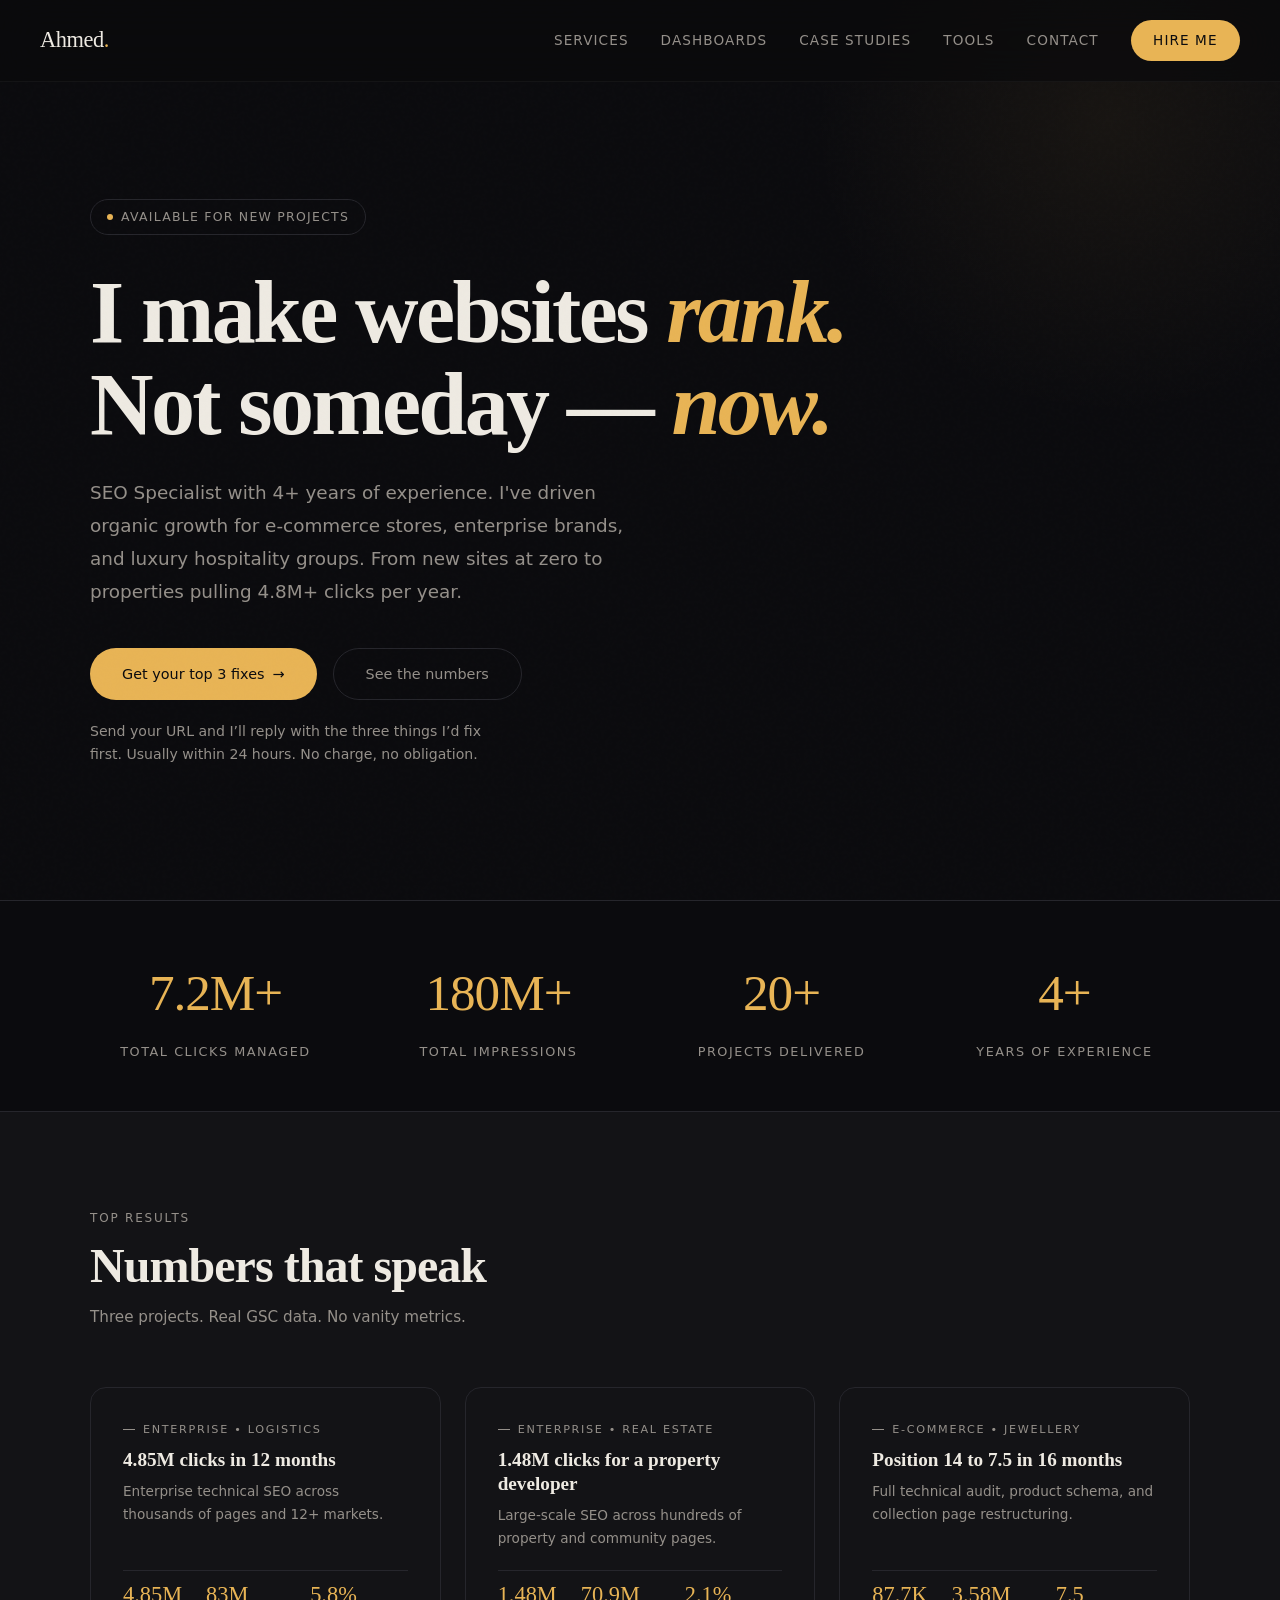
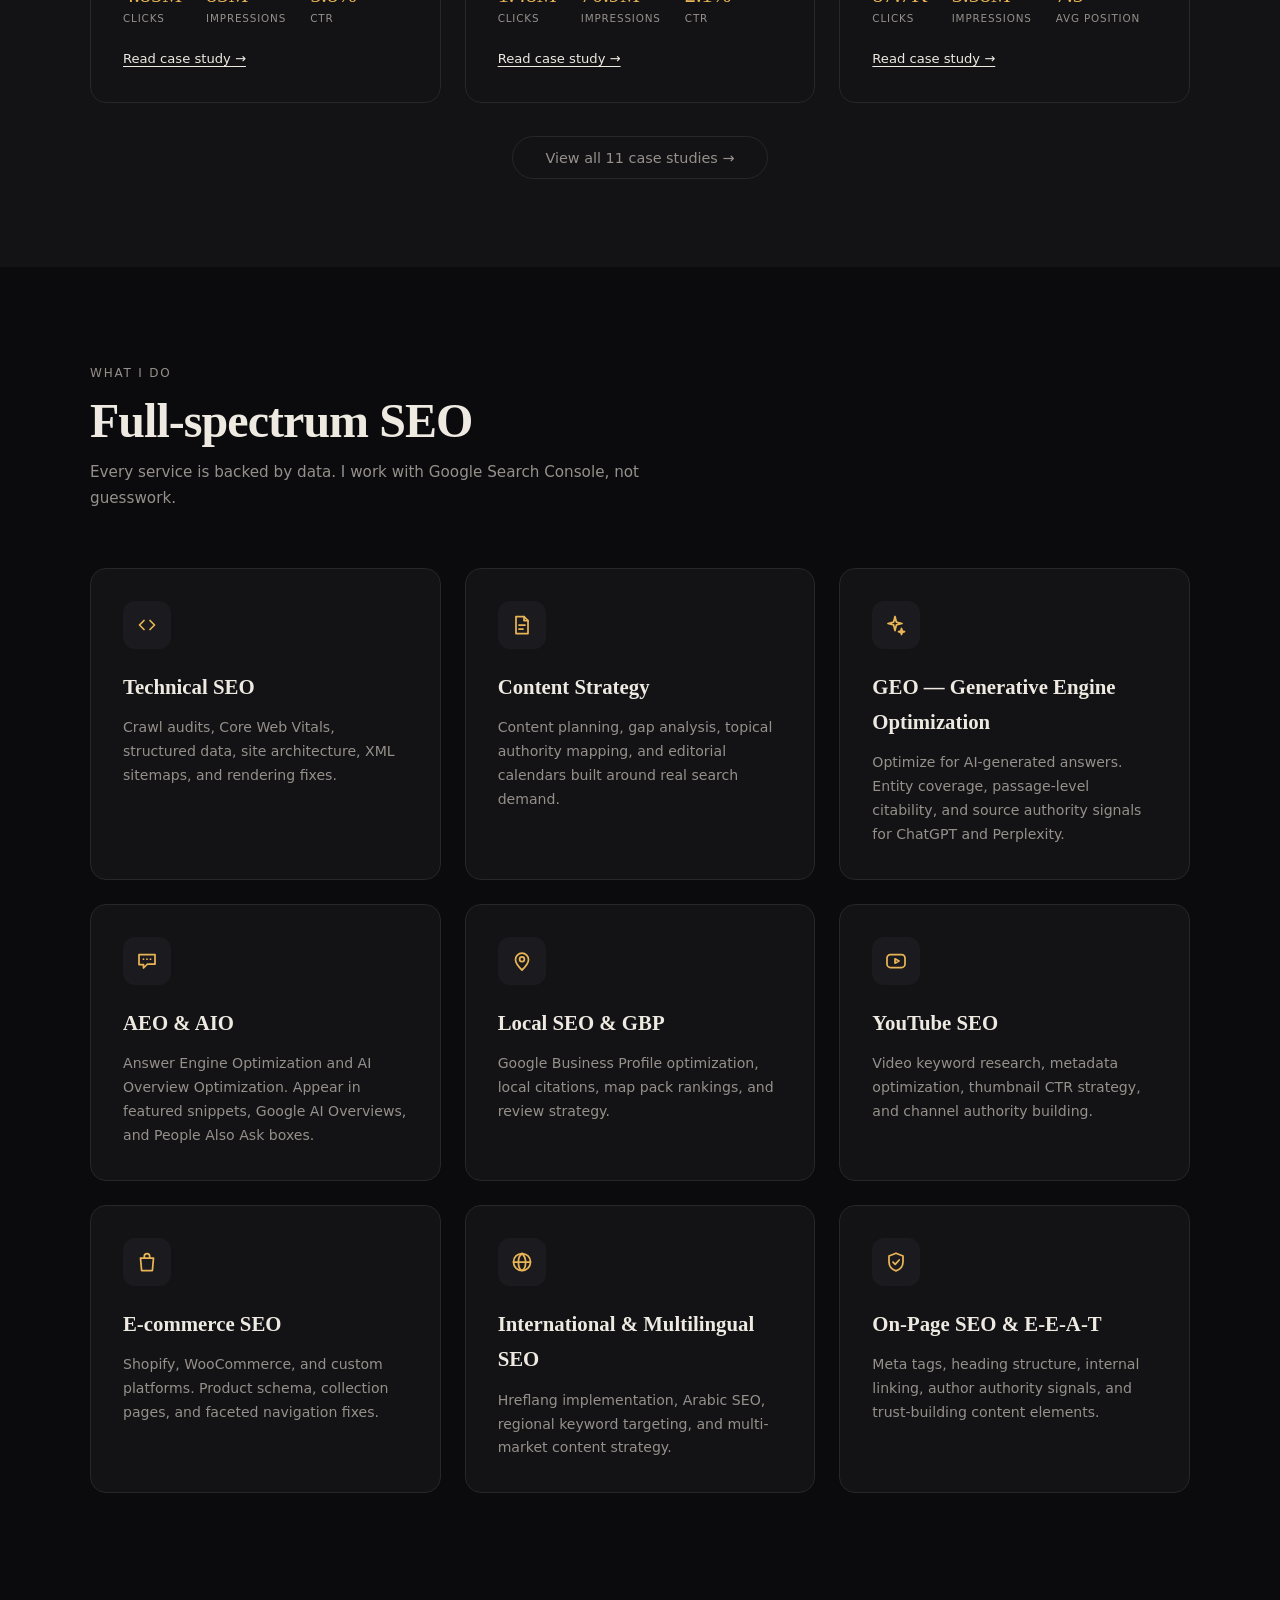
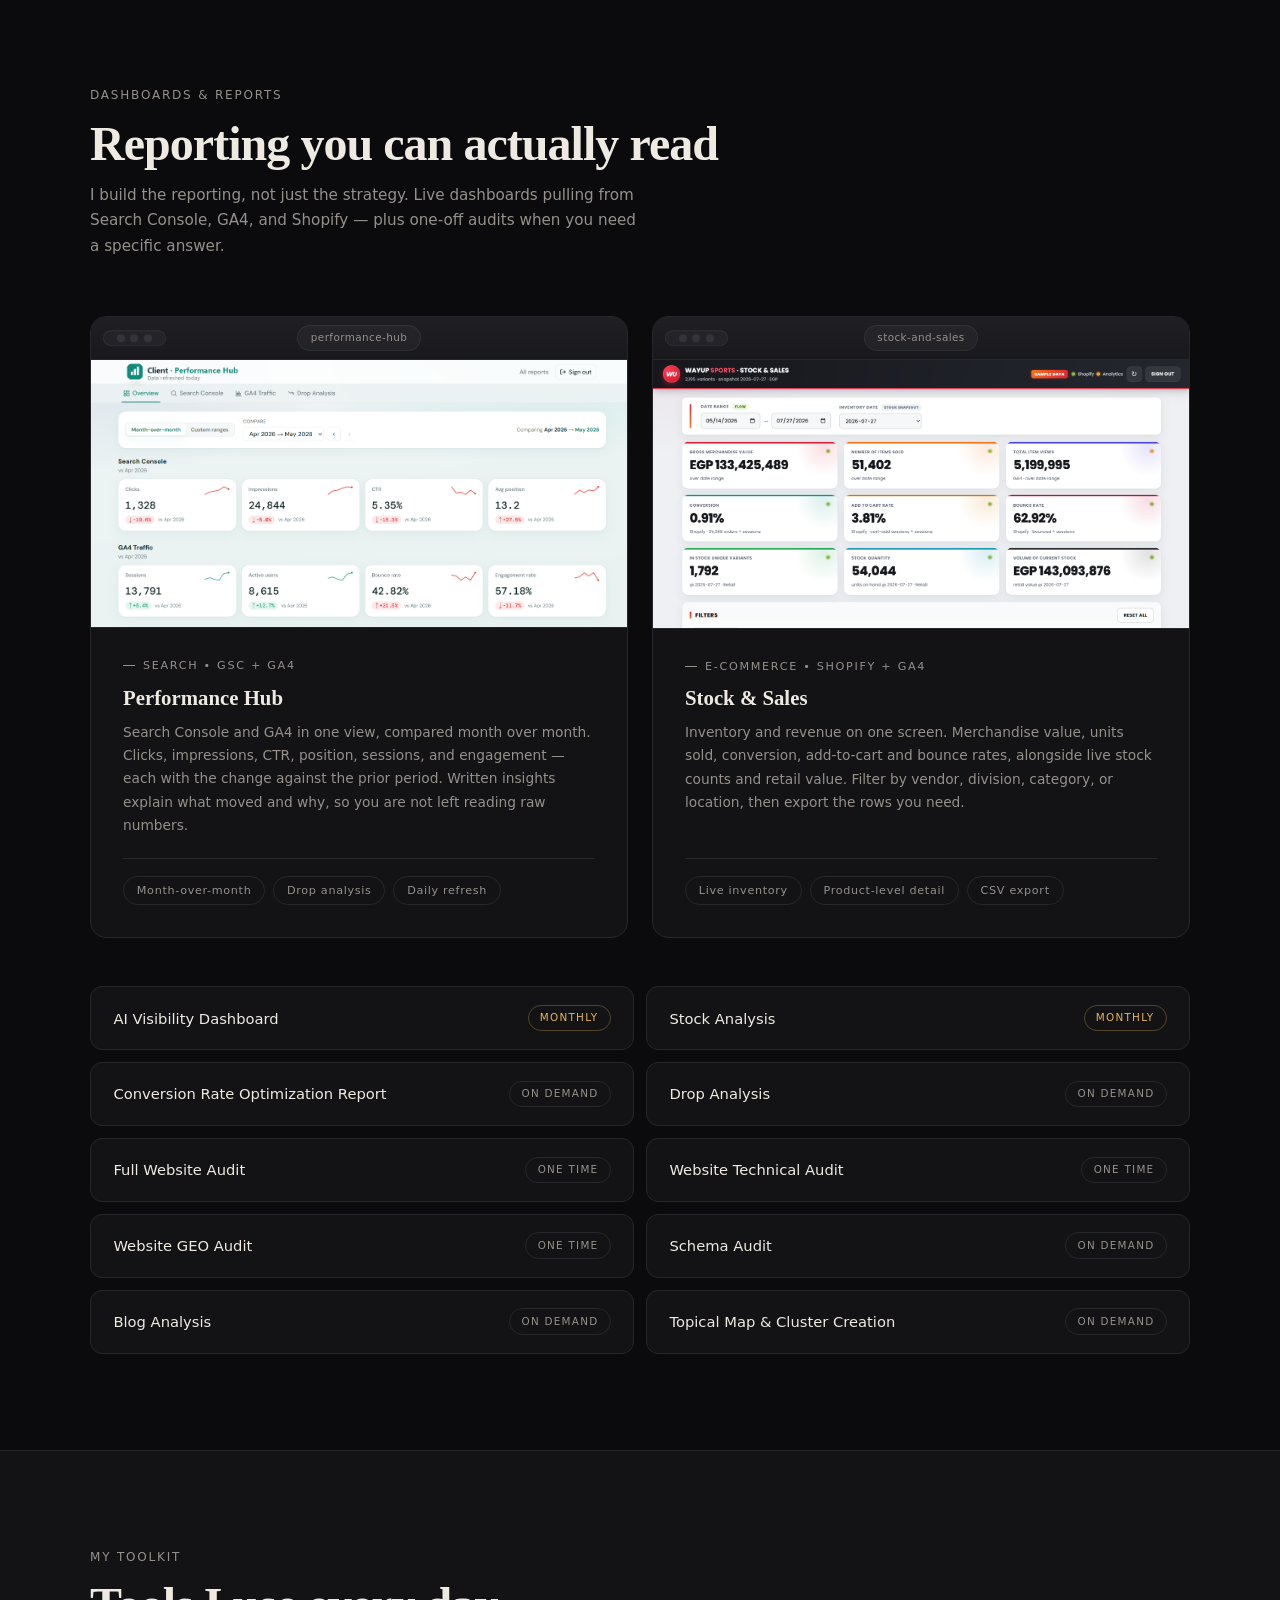
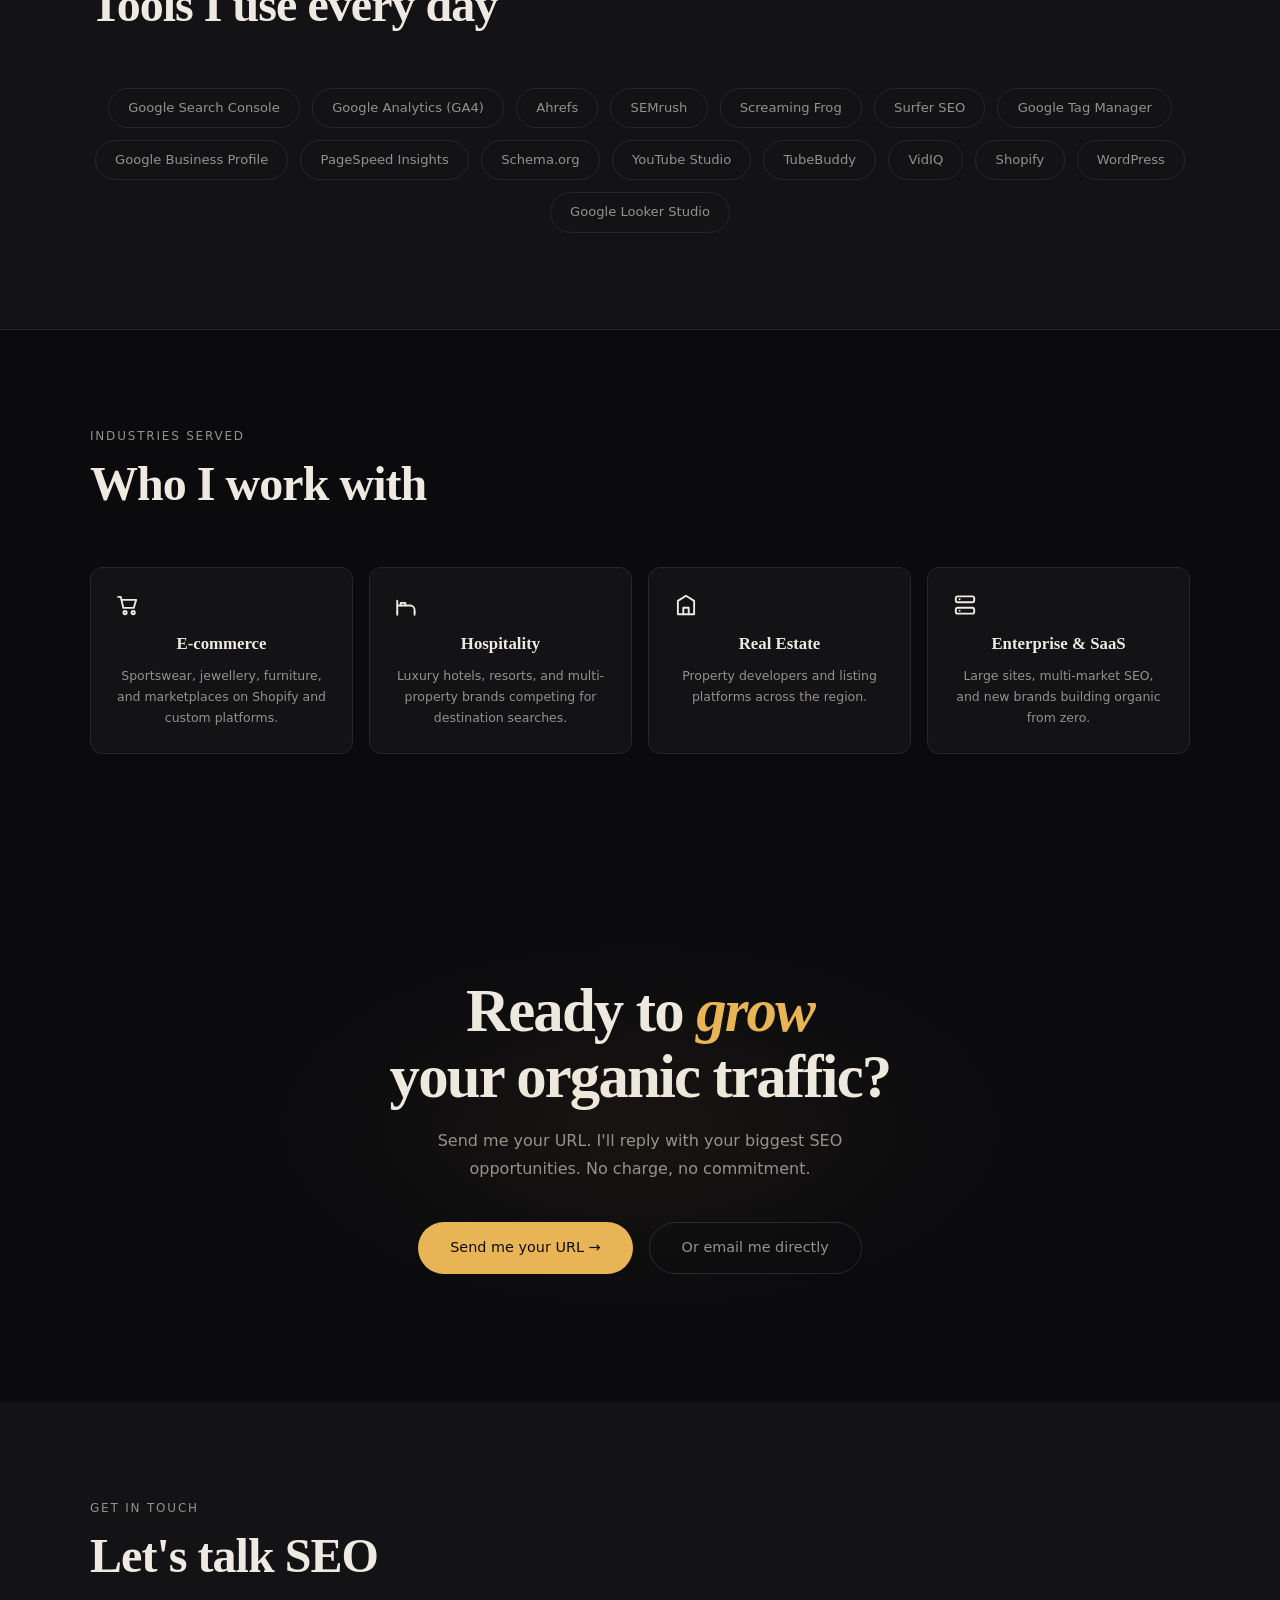
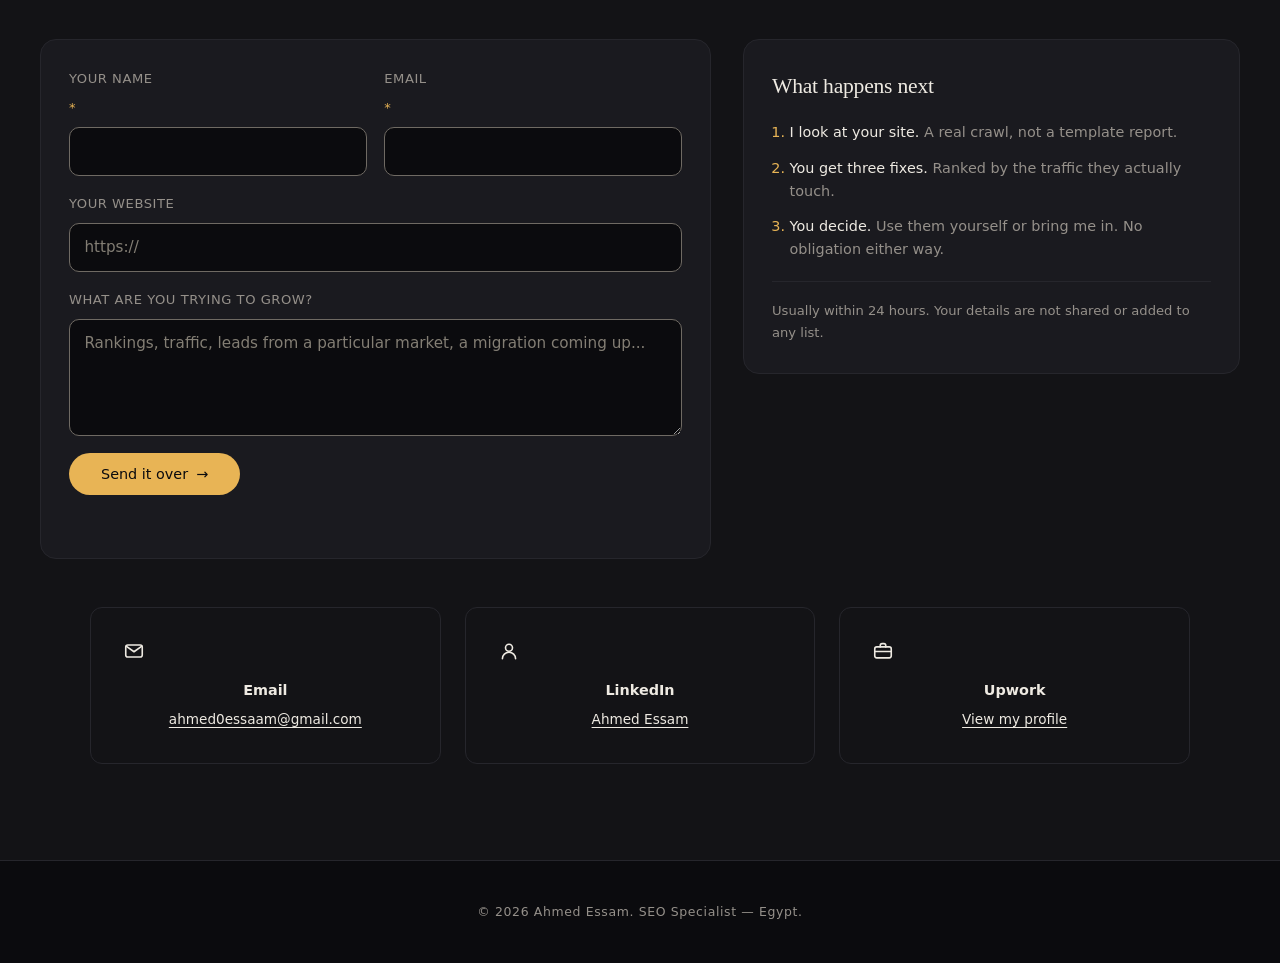
<file: index.html>
﻿<!DOCTYPE html>
<html lang="en">
<head>
  <meta charset="UTF-8">
  <meta name="viewport" content="width=device-width, initial-scale=1.0">
  <meta http-equiv="Content-Security-Policy" content="default-src 'self'; connect-src 'self' https://ahmed-leads.hyve-dashboard.workers.dev; img-src 'self' data:; style-src 'self' 'unsafe-inline' https://fonts.googleapis.com; font-src https://fonts.gstatic.com; script-src 'self' 'unsafe-inline'">
  <title>Ahmed Essam | SEO Specialist &#8212; Technical SEO, GEO &amp; AI Search</title>
  <meta name="description" content="SEO Specialist with 4+ years of experience. 7.2M+ organic clicks for e-commerce, enterprise, and hospitality brands.">
  <meta property="og:title" content="Ahmed Essam | SEO Specialist">
  <meta property="og:description" content="Driving measurable organic growth for e-commerce, enterprise, and luxury brands.">
  <meta property="og:type" content="website">
  <link rel="preconnect" href="https://fonts.googleapis.com">
  <link rel="preconnect" href="https://fonts.gstatic.com" crossorigin>
  <link rel="preload" href="https://fonts.googleapis.com/css2?family=Instrument+Serif:ital@0;1&family=DM+Sans:ital,opsz,wght@0,9..40,300;0,9..40,400;0,9..40,500;0,9..40,600;1,9..40,300;1,9..40,400&display=swap" as="style" onload="this.onload=null;this.rel='stylesheet'">
  <noscript><link rel="stylesheet" href="https://fonts.googleapis.com/css2?family=Instrument+Serif:ital@0;1&family=DM+Sans:ital,opsz,wght@0,9..40,300;0,9..40,400;0,9..40,500;0,9..40,600;1,9..40,300;1,9..40,400&display=swap"></noscript>
  <link rel="stylesheet" href="css/main.css">
  <link rel="stylesheet" href="css/home.css">
  <link rel="canonical" href="https://ahmed0essam.github.io/portfolio/">
  <meta property="og:url" content="https://ahmed0essam.github.io/portfolio/">
  <meta property="og:image" content="https://ahmed0essam.github.io/portfolio/images/case-enterprise-logistics.jpg">
  <meta name="twitter:card" content="summary_large_image">
<script type="application/ld+json">
{
  "@context": "https://schema.org",
  "@graph": [
    {
      "@type": "Person",
      "@id": "https://ahmed0essam.github.io/portfolio/#ahmed",
      "name": "Ahmed Essam",
      "jobTitle": "SEO Specialist",
      "email": "mailto:ahmed0essaam@gmail.com",
      "url": "https://ahmed0essam.github.io/portfolio/",
      "image": "https://ahmed0essam.github.io/portfolio/images/case-enterprise-logistics.jpg",
      "sameAs": [
        "https://eg.linkedin.com/in/-ahmed-essam",
        "https://github.com/ahmed0essam"
      ],
      "address": {
        "@type": "PostalAddress",
        "addressCountry": "EG"
      },
      "knowsLanguage": [
        "en",
        "ar"
      ],
      "knowsAbout": [
        "Technical SEO",
        "Content Strategy",
        "Generative Engine Optimization",
        "Answer Engine Optimization",
        "Local SEO",
        "YouTube SEO",
        "E-commerce SEO",
        "International SEO",
        "On-Page SEO"
      ],
      "hasOfferCatalog": {
        "@type": "OfferCatalog",
        "name": "SEO services",
        "itemListElement": [
          {
            "@type": "Offer",
            "itemOffered": {
              "@type": "Service",
              "@id": "https://ahmed0essam.github.io/portfolio/#service-1",
              "name": "Technical SEO",
              "description": "Crawl audits, Core Web Vitals, structured data, site architecture, XML sitemaps, and rendering fixes.",
              "serviceType": "Technical SEO",
              "provider": {
                "@id": "https://ahmed0essam.github.io/portfolio/#ahmed"
              },
              "areaServed": [
                {
                  "@type": "Country",
                  "name": "United Arab Emirates"
                },
                {
                  "@type": "Country",
                  "name": "Saudi Arabia"
                },
                {
                  "@type": "Country",
                  "name": "Egypt"
                }
              ]
            }
          },
          {
            "@type": "Offer",
            "itemOffered": {
              "@type": "Service",
              "@id": "https://ahmed0essam.github.io/portfolio/#service-2",
              "name": "Content Strategy",
              "description": "Content planning, gap analysis, topical authority mapping, and editorial calendars built around real search demand.",
              "serviceType": "Content Strategy",
              "provider": {
                "@id": "https://ahmed0essam.github.io/portfolio/#ahmed"
              },
              "areaServed": [
                {
                  "@type": "Country",
                  "name": "United Arab Emirates"
                },
                {
                  "@type": "Country",
                  "name": "Saudi Arabia"
                },
                {
                  "@type": "Country",
                  "name": "Egypt"
                }
              ]
            }
          },
          {
            "@type": "Offer",
            "itemOffered": {
              "@type": "Service",
              "@id": "https://ahmed0essam.github.io/portfolio/#service-3",
              "name": "Generative Engine Optimization",
              "description": "Optimisation for AI-generated answers: entity coverage, passage-level citability, and source authority signals.",
              "serviceType": "Generative Engine Optimization",
              "provider": {
                "@id": "https://ahmed0essam.github.io/portfolio/#ahmed"
              },
              "areaServed": [
                {
                  "@type": "Country",
                  "name": "United Arab Emirates"
                },
                {
                  "@type": "Country",
                  "name": "Saudi Arabia"
                },
                {
                  "@type": "Country",
                  "name": "Egypt"
                }
              ]
            }
          },
          {
            "@type": "Offer",
            "itemOffered": {
              "@type": "Service",
              "@id": "https://ahmed0essam.github.io/portfolio/#service-4",
              "name": "Answer Engine Optimization",
              "description": "Featured snippets, Google AI Overviews, and People Also Ask placement.",
              "serviceType": "Answer Engine Optimization",
              "provider": {
                "@id": "https://ahmed0essam.github.io/portfolio/#ahmed"
              },
              "areaServed": [
                {
                  "@type": "Country",
                  "name": "United Arab Emirates"
                },
                {
                  "@type": "Country",
                  "name": "Saudi Arabia"
                },
                {
                  "@type": "Country",
                  "name": "Egypt"
                }
              ]
            }
          },
          {
            "@type": "Offer",
            "itemOffered": {
              "@type": "Service",
              "@id": "https://ahmed0essam.github.io/portfolio/#service-5",
              "name": "Local SEO",
              "description": "Google Business Profile optimisation, local citations, map pack rankings, and review strategy.",
              "serviceType": "Local SEO",
              "provider": {
                "@id": "https://ahmed0essam.github.io/portfolio/#ahmed"
              },
              "areaServed": [
                {
                  "@type": "Country",
                  "name": "United Arab Emirates"
                },
                {
                  "@type": "Country",
                  "name": "Saudi Arabia"
                },
                {
                  "@type": "Country",
                  "name": "Egypt"
                }
              ]
            }
          },
          {
            "@type": "Offer",
            "itemOffered": {
              "@type": "Service",
              "@id": "https://ahmed0essam.github.io/portfolio/#service-6",
              "name": "YouTube SEO",
              "description": "Video keyword research, metadata optimisation, thumbnail CTR strategy, and channel authority.",
              "serviceType": "YouTube SEO",
              "provider": {
                "@id": "https://ahmed0essam.github.io/portfolio/#ahmed"
              },
              "areaServed": [
                {
                  "@type": "Country",
                  "name": "United Arab Emirates"
                },
                {
                  "@type": "Country",
                  "name": "Saudi Arabia"
                },
                {
                  "@type": "Country",
                  "name": "Egypt"
                }
              ]
            }
          },
          {
            "@type": "Offer",
            "itemOffered": {
              "@type": "Service",
              "@id": "https://ahmed0essam.github.io/portfolio/#service-7",
              "name": "E-commerce SEO",
              "description": "Product schema, collection pages, and faceted navigation fixes on Shopify, WooCommerce and custom platforms.",
              "serviceType": "E-commerce SEO",
              "provider": {
                "@id": "https://ahmed0essam.github.io/portfolio/#ahmed"
              },
              "areaServed": [
                {
                  "@type": "Country",
                  "name": "United Arab Emirates"
                },
                {
                  "@type": "Country",
                  "name": "Saudi Arabia"
                },
                {
                  "@type": "Country",
                  "name": "Egypt"
                }
              ]
            }
          },
          {
            "@type": "Offer",
            "itemOffered": {
              "@type": "Service",
              "@id": "https://ahmed0essam.github.io/portfolio/#service-8",
              "name": "International SEO",
              "description": "Hreflang implementation, Arabic SEO, regional keyword targeting, and multi-market content strategy.",
              "serviceType": "International SEO",
              "provider": {
                "@id": "https://ahmed0essam.github.io/portfolio/#ahmed"
              },
              "areaServed": [
                {
                  "@type": "Country",
                  "name": "United Arab Emirates"
                },
                {
                  "@type": "Country",
                  "name": "Saudi Arabia"
                },
                {
                  "@type": "Country",
                  "name": "Egypt"
                }
              ]
            }
          },
          {
            "@type": "Offer",
            "itemOffered": {
              "@type": "Service",
              "@id": "https://ahmed0essam.github.io/portfolio/#service-9",
              "name": "On-Page SEO",
              "description": "Meta tags, heading structure, internal linking, author authority signals, and trust-building content.",
              "serviceType": "On-Page SEO",
              "provider": {
                "@id": "https://ahmed0essam.github.io/portfolio/#ahmed"
              },
              "areaServed": [
                {
                  "@type": "Country",
                  "name": "United Arab Emirates"
                },
                {
                  "@type": "Country",
                  "name": "Saudi Arabia"
                },
                {
                  "@type": "Country",
                  "name": "Egypt"
                }
              ]
            }
          }
        ]
      }
    },
    {
      "@type": "WebSite",
      "@id": "https://ahmed0essam.github.io/portfolio/#website",
      "url": "https://ahmed0essam.github.io/portfolio/",
      "name": "Ahmed Essam — SEO Specialist",
      "inLanguage": "en",
      "publisher": {
        "@id": "https://ahmed0essam.github.io/portfolio/#ahmed"
      }
    },
    {
      "@type": "ProfilePage",
      "@id": "https://ahmed0essam.github.io/portfolio/#webpage",
      "url": "https://ahmed0essam.github.io/portfolio/",
      "name": "Ahmed Essam | SEO Specialist",
      "isPartOf": {
        "@id": "https://ahmed0essam.github.io/portfolio/#website"
      },
      "about": {
        "@id": "https://ahmed0essam.github.io/portfolio/#ahmed"
      },
      "mainEntity": {
        "@id": "https://ahmed0essam.github.io/portfolio/#ahmed"
      },
      "inLanguage": "en"
    }
  ]
}
</script>
</head>
<body>

<!-- Inline icon sprite. Stroke-based, 24x24, currentColor, so every icon
     inherits whatever colour its slot already uses and follows the accent
     token for free. Inline rather than a file: no extra request, no CSP
     entry, and it cannot fail to load after the markup that references it. -->
<svg width="0" height="0" style="position:absolute" aria-hidden="true" focusable="false">
  <defs>
    <g id="i-base" fill="none" stroke="currentColor" stroke-width="1.75" stroke-linecap="round" stroke-linejoin="round"></g>
  </defs>

  <symbol id="ic-technical" viewBox="0 0 24 24" fill="none" stroke="currentColor" stroke-width="1.75" stroke-linecap="round" stroke-linejoin="round">
    <path d="M9 7.5 4.5 12 9 16.5"/><path d="M15 7.5 19.5 12 15 16.5"/>
  </symbol>

  <symbol id="ic-content" viewBox="0 0 24 24" fill="none" stroke="currentColor" stroke-width="1.75" stroke-linecap="round" stroke-linejoin="round">
    <path d="M6 3.5h8l4 4v13H6z"/><path d="M14 3.5v4h4"/>
    <path d="M9 12h6"/><path d="M9 16h4"/>
  </symbol>

  <symbol id="ic-geo" viewBox="0 0 24 24" fill="none" stroke="currentColor" stroke-width="1.75" stroke-linecap="round" stroke-linejoin="round">
    <path d="M11 3.5 12.4 9.1 18 10.5 12.4 11.9 11 17.5 9.6 11.9 4 10.5 9.6 9.1Z"/>
    <path d="M17.5 15.5 18.2 18 20.5 18.7 18.2 19.4 17.5 21.5 16.8 19.4 14.5 18.7 16.8 18Z"/>
  </symbol>

  <symbol id="ic-answer" viewBox="0 0 24 24" fill="none" stroke="currentColor" stroke-width="1.75" stroke-linecap="round" stroke-linejoin="round">
    <path d="M4 5.5h16v9.5h-7.5L8.5 19v-3.5H4z"/>
    <path d="M8.5 10.2h.01"/><path d="M12 10.2h.01"/><path d="M15.5 10.2h.01"/>
  </symbol>

  <symbol id="ic-local" viewBox="0 0 24 24" fill="none" stroke="currentColor" stroke-width="1.75" stroke-linecap="round" stroke-linejoin="round">
    <path d="M12 21c4.2-4.1 6.5-7.3 6.5-10.3A6.5 6.5 0 0 0 5.5 10.7C5.5 13.7 7.8 16.9 12 21Z"/>
    <circle cx="12" cy="10.3" r="2.4"/>
  </symbol>

  <symbol id="ic-video" viewBox="0 0 24 24" fill="none" stroke="currentColor" stroke-width="1.75" stroke-linecap="round" stroke-linejoin="round">
    <rect x="3" y="5.5" width="18" height="13" rx="3.5"/>
    <path d="M11 9.8l4 2.2-4 2.2z"/>
  </symbol>

  <symbol id="ic-ecommerce" viewBox="0 0 24 24" fill="none" stroke="currentColor" stroke-width="1.75" stroke-linecap="round" stroke-linejoin="round">
    <path d="M5.5 8h13l-1.1 12.5H6.6z"/>
    <path d="M9.3 8V6.2a2.7 2.7 0 0 1 5.4 0V8"/>
  </symbol>

  <symbol id="ic-international" viewBox="0 0 24 24" fill="none" stroke="currentColor" stroke-width="1.75" stroke-linecap="round" stroke-linejoin="round">
    <circle cx="12" cy="12" r="8.5"/>
    <path d="M3.5 12h17"/>
    <path d="M12 3.5c2.4 2.3 3.6 5.1 3.6 8.5S14.4 19.7 12 20.5c-2.4-.8-3.6-3.6-3.6-8.5S9.6 5.8 12 3.5Z"/>
  </symbol>

  <symbol id="ic-onpage" viewBox="0 0 24 24" fill="none" stroke="currentColor" stroke-width="1.75" stroke-linecap="round" stroke-linejoin="round">
    <path d="M12 3.2 19 6v5.8c0 4.6-2.9 7.7-7 9-4.1-1.3-7-4.4-7-9V6z"/>
    <path d="M9 12.2l2.2 2.2L15.2 10"/>
  </symbol>

  <!-- dashboards -->
  <symbol id="ic-chart-line" viewBox="0 0 24 24" fill="none" stroke="currentColor" stroke-width="1.75" stroke-linecap="round" stroke-linejoin="round">
    <path d="M4 4v16h16"/>
    <path d="M7.5 15.5 11 11.5l3 2.5 4.2-5.5"/>
  </symbol>

  <symbol id="ic-chart-bar" viewBox="0 0 24 24" fill="none" stroke="currentColor" stroke-width="1.75" stroke-linecap="round" stroke-linejoin="round">
    <path d="M4 4v16h16"/>
    <path d="M8 17v-4.5"/><path d="M12 17V8"/><path d="M16 17v-7"/>
  </symbol>

  <symbol id="ic-trend" viewBox="0 0 24 24" fill="none" stroke="currentColor" stroke-width="1.75" stroke-linecap="round" stroke-linejoin="round">
    <path d="M4 17.5 9.5 12l3.5 3.2L20 7.5"/>
    <path d="M15.2 7.5H20v4.8"/>
  </symbol>

  <!-- industries -->
  <symbol id="ic-cart" viewBox="0 0 24 24" fill="none" stroke="currentColor" stroke-width="1.75" stroke-linecap="round" stroke-linejoin="round">
    <path d="M3 4.5h2.3l2.4 10.2h9.6l2.2-7.4H6.3"/>
    <circle cx="9.3" cy="19" r="1.5"/><circle cx="16.8" cy="19" r="1.5"/>
  </symbol>

  <symbol id="ic-hospitality" viewBox="0 0 24 24" fill="none" stroke="currentColor" stroke-width="1.75" stroke-linecap="round" stroke-linejoin="round">
    <path d="M3 18.5v-6h12a4 4 0 0 1 4 4v2"/>
    <path d="M3 12.5V8"/><path d="M19 18.5V21"/><path d="M3 18.5V21"/>
    <path d="M6.2 12.5V10h4.3v2.5"/>
  </symbol>

  <symbol id="ic-realestate" viewBox="0 0 24 24" fill="none" stroke="currentColor" stroke-width="1.75" stroke-linecap="round" stroke-linejoin="round">
    <path d="M4.5 20.5V8.2L12 3.5l7.5 4.7V20.5z"/>
    <path d="M9.5 20.5v-6h5v6"/>
  </symbol>

  <symbol id="ic-enterprise" viewBox="0 0 24 24" fill="none" stroke="currentColor" stroke-width="1.75" stroke-linecap="round" stroke-linejoin="round">
    <rect x="3.5" y="4" width="17" height="5.5" rx="1.8"/>
    <rect x="3.5" y="14.5" width="17" height="5.5" rx="1.8"/>
    <path d="M7 6.7h.01"/><path d="M7 17.2h.01"/>
  </symbol>

  <!-- contact -->
  <symbol id="ic-mail" viewBox="0 0 24 24" fill="none" stroke="currentColor" stroke-width="1.75" stroke-linecap="round" stroke-linejoin="round">
    <rect x="3" y="5.5" width="18" height="13" rx="2.2"/>
    <path d="M3.8 7 12 12.8 20.2 7"/>
  </symbol>

  <symbol id="ic-profile" viewBox="0 0 24 24" fill="none" stroke="currentColor" stroke-width="1.75" stroke-linecap="round" stroke-linejoin="round">
    <circle cx="12" cy="8.5" r="3.8"/>
    <path d="M4.8 20.5a7.2 7.2 0 0 1 14.4 0"/>
  </symbol>

  <symbol id="ic-briefcase" viewBox="0 0 24 24" fill="none" stroke="currentColor" stroke-width="1.75" stroke-linecap="round" stroke-linejoin="round">
    <rect x="3" y="7.5" width="18" height="12" rx="2.2"/>
    <path d="M9 7.5V6a2 2 0 0 1 2-2h2a2 2 0 0 1 2 2v1.5"/>
    <path d="M3 12.5h18"/>
  </symbol>
</svg>

<nav>
  <a href="index.html" class="nav-logo">Ahmed<span>.</span></a>
  <div class="nav-links">
    <a href="#services">Services</a>
    <a href="#dashboards">Dashboards</a>
    <a href="case-studies.html">Case Studies</a>
    <a href="#tools">Tools</a>
    <a href="#contact">Contact</a>
    <a href="#contact" class="nav-cta">Hire me</a>
  </div>
  <button class="mobile-toggle" id="mobileToggle" aria-label="Toggle menu">&#9776;</button>
</nav>

<div class="mobile-nav" id="mobileNav">
  <a href="#services">Services</a>
  <a href="#dashboards">Dashboards</a>
  <a href="case-studies.html">Case Studies</a>
  <a href="#tools">Tools</a>
  <a href="#contact">Contact</a>
  <a href="mailto:ahmed0essaam@gmail.com">Hire me</a>
</div>

<!-- Hero -->
<section class="hero">
  <div class="hero-inner">
    <div class="hero-tag"><span class="dot"></span> Available for new projects</div>
    <h1>I make websites <em>rank.</em><br>Not someday &#8212; <em>now.</em></h1>
    <p class="hero-sub">SEO Specialist with 4+ years of experience. I've driven organic growth for e-commerce stores, enterprise brands, and luxury hospitality groups. From new sites at zero to properties pulling 4.8M+ clicks per year.</p>
    <div class="hero-actions">
      <a href="#contact" class="btn-primary">Get your top 3 fixes <span>&rarr;</span></a>
      <a href="#results" class="btn-secondary">See the numbers</a>
    </div>
    <p class="hero-promise">Send your URL and I&rsquo;ll reply with the three things I&rsquo;d fix first. Usually within 24 hours. No charge, no obligation.</p>
  </div>
</section>

<!-- Stats -->
<section class="stats">
  <div class="stats-inner">
    <div class="stat"><div class="stat-num">7.2M+</div><div class="stat-label">Total clicks managed</div></div>
    <div class="stat"><div class="stat-num">180M+</div><div class="stat-label">Total impressions</div></div>
    <div class="stat"><div class="stat-num">20+</div><div class="stat-label">Projects delivered</div></div>
    <div class="stat"><div class="stat-num">4+</div><div class="stat-label">Years of experience</div></div>
  </div>
</section>

<!-- Featured Results -->
<section class="section" id="results" style="background:var(--bg-card)">
  <div class="section-header">
    <div class="section-label">Top results</div>
    <h2 class="section-title">Numbers that speak</h2>
    <p class="section-desc">Three projects. Real GSC data. No vanity metrics.</p>
  </div>
  <div class="featured-grid">
    <div class="featured-card reveal">
      <div class="featured-tag">Enterprise &bull; Logistics</div>
      <h3>4.85M clicks in 12 months</h3>
      <p>Enterprise technical SEO across thousands of pages and 12+ markets.</p>
      <div class="featured-metrics">
        <div><div class="featured-metric-val">4.85M</div><div class="featured-metric-label">Clicks</div></div>
        <div><div class="featured-metric-val">83M</div><div class="featured-metric-label">Impressions</div></div>
        <div><div class="featured-metric-val">5.8%</div><div class="featured-metric-label">CTR</div></div>
      </div>
      <a href="case-studies/enterprise-logistics.html" class="featured-link">Read case study &rarr;</a>
    </div>
    <div class="featured-card reveal">
      <div class="featured-tag">Enterprise &bull; Real Estate</div>
      <h3>1.48M clicks for a property developer</h3>
      <p>Large-scale SEO across hundreds of property and community pages.</p>
      <div class="featured-metrics">
        <div><div class="featured-metric-val">1.48M</div><div class="featured-metric-label">Clicks</div></div>
        <div><div class="featured-metric-val">70.9M</div><div class="featured-metric-label">Impressions</div></div>
        <div><div class="featured-metric-val">2.1%</div><div class="featured-metric-label">CTR</div></div>
      </div>
      <a href="case-studies/real-estate-developer.html" class="featured-link">Read case study &rarr;</a>
    </div>
    <div class="featured-card reveal">
      <div class="featured-tag">E-commerce &bull; Jewellery</div>
      <h3>Position 14 to 7.5 in 16 months</h3>
      <p>Full technical audit, product schema, and collection page restructuring.</p>
      <div class="featured-metrics">
        <div><div class="featured-metric-val">87.7K</div><div class="featured-metric-label">Clicks</div></div>
        <div><div class="featured-metric-val">3.58M</div><div class="featured-metric-label">Impressions</div></div>
        <div><div class="featured-metric-val">7.5</div><div class="featured-metric-label">Avg position</div></div>
      </div>
      <a href="case-studies/jewellery-ecommerce.html" class="featured-link">Read case study &rarr;</a>
    </div>
  </div>
  <div style="max-width:1100px;margin:2.5rem auto 0;text-align:center;">
    <a href="case-studies.html" class="btn-secondary">View all 11 case studies &rarr;</a>
  </div>
</section>

<!-- Services -->
<section class="section" id="services">
  <div class="section-header">
    <div class="section-label">What I do</div>
    <h2 class="section-title">Full-spectrum SEO</h2>
    <p class="section-desc">Every service is backed by data. I work with Google Search Console, not guesswork.</p>
  </div>
  <div class="services-grid">
    <div class="service-card reveal">
      <div class="service-icon" aria-hidden="true"><svg class="icon" viewBox="0 0 24 24" aria-hidden="true" focusable="false"><use href="#ic-technical"/></svg></div>
      <h3>Technical SEO</h3>
      <p>Crawl audits, Core Web Vitals, structured data, site architecture, XML sitemaps, and rendering fixes.</p>
    </div>
    <div class="service-card reveal">
      <div class="service-icon" aria-hidden="true"><svg class="icon" viewBox="0 0 24 24" aria-hidden="true" focusable="false"><use href="#ic-content"/></svg></div>
      <h3>Content Strategy</h3>
      <p>Content planning, gap analysis, topical authority mapping, and editorial calendars built around real search demand.</p>
    </div>
    <div class="service-card reveal">
      <div class="service-icon" aria-hidden="true"><svg class="icon" viewBox="0 0 24 24" aria-hidden="true" focusable="false"><use href="#ic-geo"/></svg></div>
      <h3>GEO &#8212; Generative Engine Optimization</h3>
      <p>Optimize for AI-generated answers. Entity coverage, passage-level citability, and source authority signals for ChatGPT and Perplexity.</p>
    </div>
    <div class="service-card reveal">
      <div class="service-icon" aria-hidden="true"><svg class="icon" viewBox="0 0 24 24" aria-hidden="true" focusable="false"><use href="#ic-answer"/></svg></div>
      <h3>AEO &amp; AIO</h3>
      <p>Answer Engine Optimization and AI Overview Optimization. Appear in featured snippets, Google AI Overviews, and People Also Ask boxes.</p>
    </div>
    <div class="service-card reveal">
      <div class="service-icon" aria-hidden="true"><svg class="icon" viewBox="0 0 24 24" aria-hidden="true" focusable="false"><use href="#ic-local"/></svg></div>
      <h3>Local SEO &amp; GBP</h3>
      <p>Google Business Profile optimization, local citations, map pack rankings, and review strategy.</p>
    </div>
    <div class="service-card reveal">
      <div class="service-icon" aria-hidden="true"><svg class="icon" viewBox="0 0 24 24" aria-hidden="true" focusable="false"><use href="#ic-video"/></svg></div>
      <h3>YouTube SEO</h3>
      <p>Video keyword research, metadata optimization, thumbnail CTR strategy, and channel authority building.</p>
    </div>
    <div class="service-card reveal">
      <div class="service-icon" aria-hidden="true"><svg class="icon" viewBox="0 0 24 24" aria-hidden="true" focusable="false"><use href="#ic-ecommerce"/></svg></div>
      <h3>E-commerce SEO</h3>
      <p>Shopify, WooCommerce, and custom platforms. Product schema, collection pages, and faceted navigation fixes.</p>
    </div>
    <div class="service-card reveal">
      <div class="service-icon" aria-hidden="true"><svg class="icon" viewBox="0 0 24 24" aria-hidden="true" focusable="false"><use href="#ic-international"/></svg></div>
      <h3>International &amp; Multilingual SEO</h3>
      <p>Hreflang implementation, Arabic SEO, regional keyword targeting, and multi-market content strategy.</p>
    </div>
    <div class="service-card reveal">
      <div class="service-icon" aria-hidden="true"><svg class="icon" viewBox="0 0 24 24" aria-hidden="true" focusable="false"><use href="#ic-onpage"/></svg></div>
      <h3>On-Page SEO &amp; E-E-A-T</h3>
      <p>Meta tags, heading structure, internal linking, author authority signals, and trust-building content elements.</p>
    </div>
  </div>
</section>

<!-- Dashboards & Reports -->
<section class="section" id="dashboards">
  <div class="section-header">
    <div class="section-label">Dashboards &amp; reports</div>
    <h2 class="section-title">Reporting you can actually read</h2>
    <p class="section-desc">I build the reporting, not just the strategy. Live dashboards pulling from Search Console, GA4, and Shopify &#8212; plus one-off audits when you need a specific answer.</p>
  </div>

  <div class="dash-grid">
    <div class="dash-card reveal">
      <div class="dash-shot">
        <div class="dash-bar" aria-hidden="true">
          <span class="dash-dots"><i></i><i></i><i></i></span>
          <span>performance-hub</span>
        </div>
        <div class="dash-shot-img">
          <img src="images/dash-performance.png"
               alt="Performance dashboard showing Search Console and GA4 metrics side by side with month-over-month change"
               width="1265" height="632" loading="lazy">
        </div>
      </div>
      <div class="dash-body">
        <div class="dash-tag">Search &bull; GSC + GA4</div>
        <h3>Performance Hub</h3>
        <p>Search Console and GA4 in one view, compared month over month. Clicks, impressions, CTR, position, sessions, and engagement &#8212; each with the change against the prior period. Written insights explain what moved and why, so you are not left reading raw numbers.</p>
        <div class="dash-meta">
          <span>Month-over-month</span>
          <span>Drop analysis</span>
          <span>Daily refresh</span>
        </div>
      </div>
    </div>

    <div class="dash-card reveal">
      <div class="dash-shot">
        <div class="dash-bar" aria-hidden="true">
          <span class="dash-dots"><i></i><i></i><i></i></span>
          <span>stock-and-sales</span>
        </div>
        <div class="dash-shot-img">
          <img src="images/dash-stock-sales.png"
               alt="Stock and sales dashboard showing merchandise value, items sold, conversion rate, and current stock levels"
               width="1422" height="711" loading="lazy">
        </div>
      </div>
      <div class="dash-body">
        <div class="dash-tag">E-commerce &bull; Shopify + GA4</div>
        <h3>Stock &amp; Sales</h3>
        <p>Inventory and revenue on one screen. Merchandise value, units sold, conversion, add-to-cart and bounce rates, alongside live stock counts and retail value. Filter by vendor, division, category, or location, then export the rows you need.</p>
        <div class="dash-meta">
          <span>Live inventory</span>
          <span>Product-level detail</span>
          <span>CSV export</span>
        </div>
      </div>
    </div>
  </div>

  <div class="deliverables">
    <div class="deliverable reveal"><span class="deliverable-name">AI Visibility Dashboard</span><span class="deliverable-cadence recurring">Monthly</span></div>
    <div class="deliverable reveal"><span class="deliverable-name">Stock Analysis</span><span class="deliverable-cadence recurring">Monthly</span></div>
    <div class="deliverable reveal"><span class="deliverable-name">Conversion Rate Optimization Report</span><span class="deliverable-cadence">On demand</span></div>
    <div class="deliverable reveal"><span class="deliverable-name">Drop Analysis</span><span class="deliverable-cadence">On demand</span></div>
    <div class="deliverable reveal"><span class="deliverable-name">Full Website Audit</span><span class="deliverable-cadence">One time</span></div>
    <div class="deliverable reveal"><span class="deliverable-name">Website Technical Audit</span><span class="deliverable-cadence">One time</span></div>
    <div class="deliverable reveal"><span class="deliverable-name">Website GEO Audit</span><span class="deliverable-cadence">One time</span></div>
    <div class="deliverable reveal"><span class="deliverable-name">Schema Audit</span><span class="deliverable-cadence">On demand</span></div>
    <div class="deliverable reveal"><span class="deliverable-name">Blog Analysis</span><span class="deliverable-cadence">On demand</span></div>
    <div class="deliverable reveal"><span class="deliverable-name">Topical Map &amp; Cluster Creation</span><span class="deliverable-cadence">On demand</span></div>
  </div>
</section>

<!-- Tools -->
<section class="section tools-section" id="tools">
  <div class="section-header">
    <div class="section-label">My toolkit</div>
    <h2 class="section-title">Tools I use every day</h2>
  </div>
  <div class="tools-grid">
    <span class="tool-pill">Google Search Console</span>
    <span class="tool-pill">Google Analytics (GA4)</span>
    <span class="tool-pill">Ahrefs</span>
    <span class="tool-pill">SEMrush</span>
    <span class="tool-pill">Screaming Frog</span>
    <span class="tool-pill">Surfer SEO</span>
    <span class="tool-pill">Google Tag Manager</span>
    <span class="tool-pill">Google Business Profile</span>
    <span class="tool-pill">PageSpeed Insights</span>
    <span class="tool-pill">Schema.org</span>
    <span class="tool-pill">YouTube Studio</span>
    <span class="tool-pill">TubeBuddy</span>
    <span class="tool-pill">VidIQ</span>
    <span class="tool-pill">Shopify</span>
    <span class="tool-pill">WordPress</span>
    <span class="tool-pill">Google Looker Studio</span>
  </div>
</section>

<!-- Industries -->
<section class="section">
  <div class="section-header">
    <div class="section-label">Industries served</div>
    <h2 class="section-title">Who I work with</h2>
  </div>
  <div class="client-types">
    <div class="client-type reveal">
      <div class="client-type-icon" aria-hidden="true"><svg class="icon" viewBox="0 0 24 24" aria-hidden="true" focusable="false"><use href="#ic-cart"/></svg></div>
      <h3>E-commerce</h3>
      <p>Sportswear, jewellery, furniture, and marketplaces on Shopify and custom platforms.</p>
    </div>
    <div class="client-type reveal">
      <div class="client-type-icon" aria-hidden="true"><svg class="icon" viewBox="0 0 24 24" aria-hidden="true" focusable="false"><use href="#ic-hospitality"/></svg></div>
      <h3>Hospitality</h3>
      <p>Luxury hotels, resorts, and multi-property brands competing for destination searches.</p>
    </div>
    <div class="client-type reveal">
      <div class="client-type-icon" aria-hidden="true"><svg class="icon" viewBox="0 0 24 24" aria-hidden="true" focusable="false"><use href="#ic-realestate"/></svg></div>
      <h3>Real Estate</h3>
      <p>Property developers and listing platforms across the region.</p>
    </div>
    <div class="client-type reveal">
      <div class="client-type-icon" aria-hidden="true"><svg class="icon" viewBox="0 0 24 24" aria-hidden="true" focusable="false"><use href="#ic-enterprise"/></svg></div>
      <h3>Enterprise &amp; SaaS</h3>
      <p>Large sites, multi-market SEO, and new brands building organic from zero.</p>
    </div>
  </div>
</section>

<!-- CTA -->
<section class="cta-section">
  <h2>Ready to <em>grow</em><br>your organic traffic?</h2>
  <p>Send me your URL. I'll reply with your biggest SEO opportunities. No charge, no commitment.</p>
  <div class="cta-actions">
    <a href="#lead-form" class="btn-primary">Send me your URL &rarr;</a>
    <a href="mailto:ahmed0essaam@gmail.com" class="btn-secondary">Or email me directly</a>
  </div>
</section>

<!-- Contact -->
<section class="section" id="contact" style="background:var(--bg-card)">
  <div class="section-header">
    <div class="section-label">Get in touch</div>
    <h2 class="section-title">Let's talk SEO</h2>
  </div>
  <div class="lead-layout">
    <form id="lead-form" class="lead-form" novalidate
            method="post" action="https://ahmed-leads.hyve-dashboard.workers.dev/submit">
      <div class="lead-row">
        <label for="lead-name">Your name <span class="req" aria-hidden="true">*</span>
          <input id="lead-name" name="name" type="text" required maxlength="120" autocomplete="name">
        </label>
        <label for="lead-email">Email <span class="req" aria-hidden="true">*</span>
          <input id="lead-email" name="email" type="email" required maxlength="254" autocomplete="email">
        </label>
      </div>
      <label for="lead-website">Your website
        <input id="lead-website" name="website" type="url" maxlength="300" autocomplete="url" placeholder="https://">
      </label>
      <label for="lead-goal">What are you trying to grow?
        <textarea id="lead-goal" name="goal" rows="4" maxlength="4000" placeholder="Rankings, traffic, leads from a particular market, a migration coming up..."></textarea>
      </label>
      <!-- Honeypot. Hidden from people, filled by bots, checked server-side. -->
      <div class="lead-hp" aria-hidden="true">
        <label for="lead-company">Company</label>
        <input id="lead-company" name="company" type="text" tabindex="-1" autocomplete="off">
      </div>
      <button type="submit" class="btn-primary" id="lead-submit">Send it over <span>&rarr;</span></button>
      <p class="lead-status" id="lead-status" role="status" aria-live="polite"></p>
      <noscript><p class="lead-status">This form needs JavaScript. Email <a href="mailto:ahmed0essaam@gmail.com">ahmed0essaam@gmail.com</a> instead.</p></noscript>
    </form>

    <aside class="lead-trust">
      <h3>What happens next</h3>
      <ol>
        <li><strong>I look at your site.</strong> A real crawl, not a template report.</li>
        <li><strong>You get three fixes.</strong> Ranked by the traffic they actually touch.</li>
        <li><strong>You decide.</strong> Use them yourself or bring me in. No obligation either way.</li>
      </ol>
      <p class="lead-trust-note">Usually within 24 hours. Your details are not shared or added to any list.</p>
    </aside>
  </div>

  <div class="contact-grid">
    <div class="contact-card">
      <div class="contact-card-icon" aria-hidden="true"><svg class="icon" viewBox="0 0 24 24" aria-hidden="true" focusable="false"><use href="#ic-mail"/></svg></div>
      <h4>Email</h4>
      <p><a href="mailto:ahmed0essaam@gmail.com">ahmed0essaam@gmail.com</a></p>
    </div>
    <div class="contact-card">
      <div class="contact-card-icon" aria-hidden="true"><svg class="icon" viewBox="0 0 24 24" aria-hidden="true" focusable="false"><use href="#ic-profile"/></svg></div>
      <h4>LinkedIn</h4>
      <p><a href="https://eg.linkedin.com/in/-ahmed-essam" target="_blank" rel="noopener noreferrer">Ahmed Essam</a></p>
    </div>
    <div class="contact-card">
      <div class="contact-card-icon" aria-hidden="true"><svg class="icon" viewBox="0 0 24 24" aria-hidden="true" focusable="false"><use href="#ic-briefcase"/></svg></div>
      <h4>Upwork</h4>
      <p><a href="mailto:ahmed0essaam@gmail.com">View my profile</a></p>
    </div>
  </div>
</section>

<!-- Phones only. A pinned bar rather than a timed overlay: always reachable,
     never covers content, nothing to dismiss. -->
<div class="sticky-cta" id="stickyCta" hidden>
  <span>Free: your top 3 SEO fixes</span>
  <a href="#lead-form" class="sticky-cta-btn">Get them</a>
</div>

<footer>
  <p>&copy; 2026 Ahmed Essam. SEO Specialist &#8212; Egypt.</p>
</footer>

<script src="js/main.js"></script>
<script src="js/lead-form.js"></script>
</body>
</html>
</file>
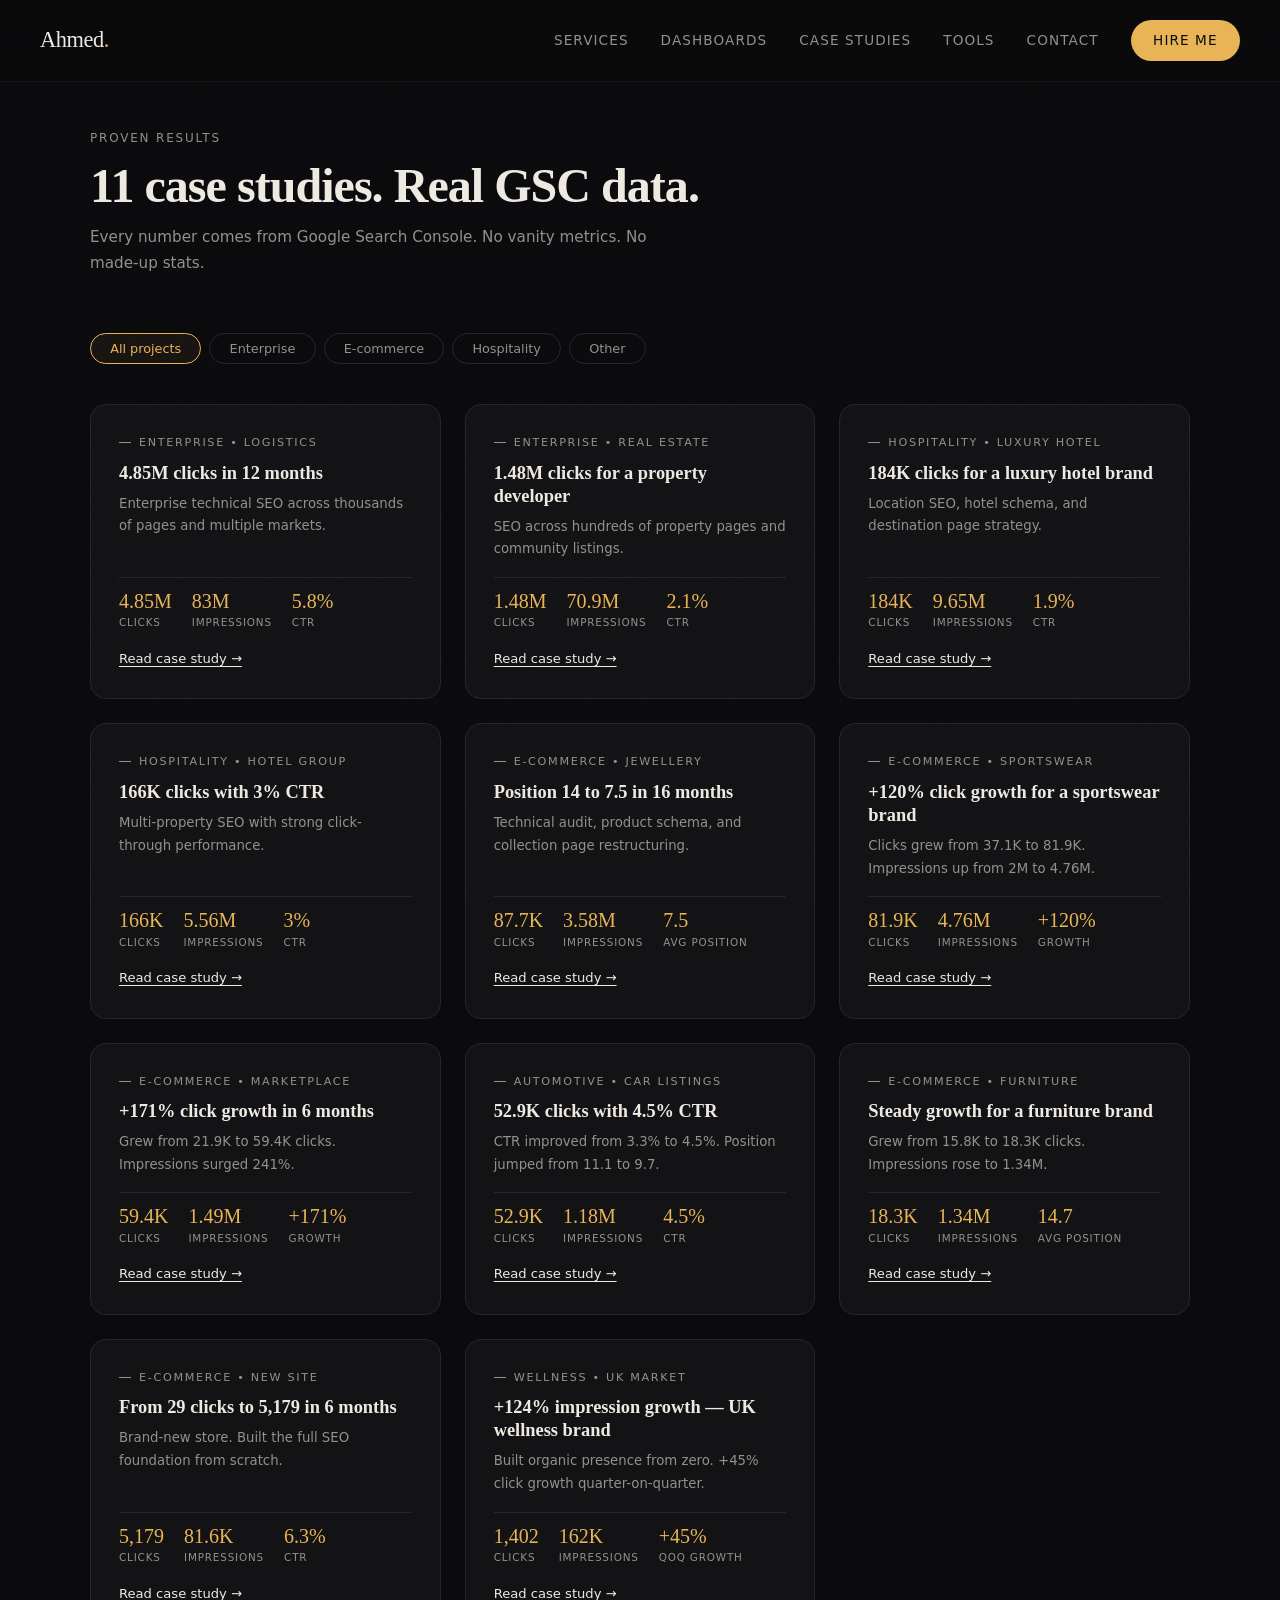
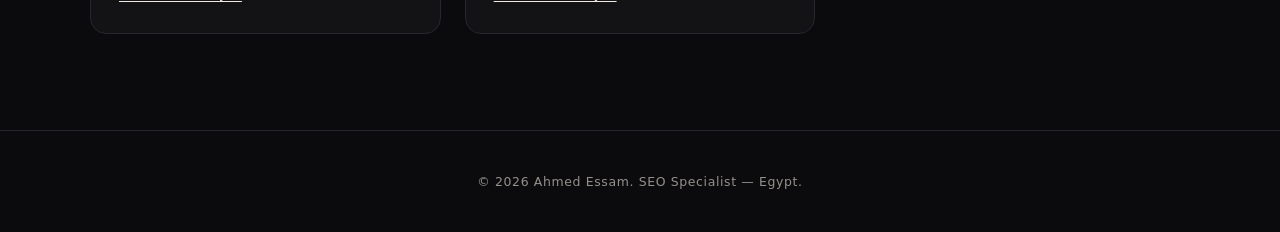
<file: case-studies.html>
﻿<!DOCTYPE html>
<html lang="en">
<head>
  <meta charset="UTF-8">
  <meta name="viewport" content="width=device-width, initial-scale=1.0">
  <meta http-equiv="Content-Security-Policy" content="default-src 'self'; img-src 'self' data:; style-src 'self' 'unsafe-inline' https://fonts.googleapis.com; font-src https://fonts.gstatic.com; script-src 'self' 'unsafe-inline'">
  <title>Case Studies | Ahmed Essam &#8212; SEO Specialist</title>
  <meta name="description" content="11 SEO case studies with real Google Search Console data. E-commerce, enterprise, hospitality, and more.">
  <link rel="preconnect" href="https://fonts.googleapis.com">
  <link rel="preconnect" href="https://fonts.gstatic.com" crossorigin>
  <link rel="preload" href="https://fonts.googleapis.com/css2?family=Instrument+Serif:ital@0;1&family=DM+Sans:ital,opsz,wght@0,9..40,300;0,9..40,400;0,9..40,500;0,9..40,600;1,9..40,300;1,9..40,400&display=swap" as="style" onload="this.onload=null;this.rel='stylesheet'">
  <noscript><link rel="stylesheet" href="https://fonts.googleapis.com/css2?family=Instrument+Serif:ital@0;1&family=DM+Sans:ital,opsz,wght@0,9..40,300;0,9..40,400;0,9..40,500;0,9..40,600;1,9..40,300;1,9..40,400&display=swap"></noscript>
  <link rel="stylesheet" href="css/main.css">
  <link rel="stylesheet" href="css/case-studies.css">
  <link rel="canonical" href="https://ahmed0essam.github.io/portfolio/case-studies.html">
  <meta property="og:url" content="https://ahmed0essam.github.io/portfolio/case-studies.html">
  <meta property="og:image" content="https://ahmed0essam.github.io/portfolio/images/case-enterprise-logistics.jpg">
  <meta property="og:title" content="Case Studies | Ahmed Essam &#8212; SEO Specialist">
  <meta property="og:type" content="article">
  <meta name="twitter:card" content="summary_large_image">
<script type="application/ld+json">
{
  "@context": "https://schema.org",
  "@graph": [
    {
      "@type": "CollectionPage",
      "@id": "https://ahmed0essam.github.io/portfolio/case-studies.html#webpage",
      "url": "https://ahmed0essam.github.io/portfolio/case-studies.html",
      "name": "SEO case studies",
      "isPartOf": {
        "@id": "https://ahmed0essam.github.io/portfolio/#website"
      },
      "about": {
        "@id": "https://ahmed0essam.github.io/portfolio/#ahmed"
      },
      "inLanguage": "en"
    },
    {
      "@type": "BreadcrumbList",
      "itemListElement": [
        {
          "@type": "ListItem",
          "position": 1,
          "name": "Home",
          "item": "https://ahmed0essam.github.io/portfolio/"
        },
        {
          "@type": "ListItem",
          "position": 2,
          "name": "Case studies"
        }
      ]
    },
    {
      "@type": "ItemList",
      "numberOfItems": 11,
      "itemListElement": [
        {
          "@type": "ListItem",
          "position": 1,
          "name": "4.85M clicks in 12 months",
          "url": "https://ahmed0essam.github.io/portfolio/case-studies/enterprise-logistics.html"
        },
        {
          "@type": "ListItem",
          "position": 2,
          "name": "1.48M clicks for a property developer",
          "url": "https://ahmed0essam.github.io/portfolio/case-studies/real-estate-developer.html"
        },
        {
          "@type": "ListItem",
          "position": 3,
          "name": "184K clicks for a luxury hotel brand",
          "url": "https://ahmed0essam.github.io/portfolio/case-studies/luxury-hotel-a.html"
        },
        {
          "@type": "ListItem",
          "position": 4,
          "name": "166K clicks with 3% CTR",
          "url": "https://ahmed0essam.github.io/portfolio/case-studies/hotel-chain.html"
        },
        {
          "@type": "ListItem",
          "position": 5,
          "name": "Position 14 to 7.5 in 16 months",
          "url": "https://ahmed0essam.github.io/portfolio/case-studies/jewellery-ecommerce.html"
        },
        {
          "@type": "ListItem",
          "position": 6,
          "name": "+120% click growth for a sportswear brand",
          "url": "https://ahmed0essam.github.io/portfolio/case-studies/sportswear.html"
        },
        {
          "@type": "ListItem",
          "position": 7,
          "name": "+171% click growth in 6 months",
          "url": "https://ahmed0essam.github.io/portfolio/case-studies/marketplace.html"
        },
        {
          "@type": "ListItem",
          "position": 8,
          "name": "52.9K clicks with 4.5% CTR",
          "url": "https://ahmed0essam.github.io/portfolio/case-studies/car-listing.html"
        },
        {
          "@type": "ListItem",
          "position": 9,
          "name": "Steady growth for a furniture brand",
          "url": "https://ahmed0essam.github.io/portfolio/case-studies/furniture.html"
        },
        {
          "@type": "ListItem",
          "position": 10,
          "name": "From 29 clicks to 5,179 in 6 months",
          "url": "https://ahmed0essam.github.io/portfolio/case-studies/new-store.html"
        },
        {
          "@type": "ListItem",
          "position": 11,
          "name": "+124% impression growth &#8212; UK wellness brand",
          "url": "https://ahmed0essam.github.io/portfolio/case-studies/wellness-uk.html"
        }
      ]
    }
  ]
}
</script>
</head>
<body>

<nav>
  <a href="index.html" class="nav-logo">Ahmed<span>.</span></a>
  <div class="nav-links">
    <a href="index.html#services">Services</a>
    <a href="index.html#dashboards">Dashboards</a>
    <a href="case-studies.html">Case Studies</a>
    <a href="index.html#tools">Tools</a>
    <a href="index.html#contact">Contact</a>
    <a href="index.html#contact" class="nav-cta">Hire me</a>
  </div>
  <button class="mobile-toggle" id="mobileToggle" aria-label="Toggle menu">&#9776;</button>
</nav>

<div class="mobile-nav" id="mobileNav">
  <a href="index.html#services">Services</a>
  <a href="index.html#dashboards">Dashboards</a>
  <a href="case-studies.html">Case Studies</a>
  <a href="index.html#tools">Tools</a>
  <a href="index.html#contact">Contact</a>
  <a href="mailto:ahmed0essaam@gmail.com">Hire me</a>
</div>

<section class="section" style="padding-top:8rem">
  <div class="section-header">
    <div class="section-label">Proven results</div>
    <h1 class="section-title">11 case studies. Real GSC data.</h1>
    <p class="section-desc">Every number comes from Google Search Console. No vanity metrics. No made-up stats.</p>
  </div>

  <div class="filter-tabs">
    <button class="filter-tab active" data-filter="all">All projects</button>
    <button class="filter-tab" data-filter="enterprise">Enterprise</button>
    <button class="filter-tab" data-filter="ecommerce">E-commerce</button>
    <button class="filter-tab" data-filter="hospitality">Hospitality</button>
    <button class="filter-tab" data-filter="other">Other</button>
  </div>

  <div class="cases-grid">

    <div class="case-card reveal" data-cat="enterprise">
      <div class="case-content">
        <div class="case-tag">Enterprise &bull; Logistics</div>
        <h2>4.85M clicks in 12 months</h2>
        <p>Enterprise technical SEO across thousands of pages and multiple markets.</p>
        <div class="case-metrics">
          <div><div class="case-metric-val">4.85M</div><div class="case-metric-label">Clicks</div></div>
          <div><div class="case-metric-val">83M</div><div class="case-metric-label">Impressions</div></div>
          <div><div class="case-metric-val">5.8%</div><div class="case-metric-label">CTR</div></div>
        </div>
        <a href="case-studies/enterprise-logistics.html" class="case-link">Read case study &rarr;</a>
      </div>
    </div>

    <div class="case-card reveal" data-cat="enterprise">
      <div class="case-content">
        <div class="case-tag">Enterprise &bull; Real Estate</div>
        <h2>1.48M clicks for a property developer</h2>
        <p>SEO across hundreds of property pages and community listings.</p>
        <div class="case-metrics">
          <div><div class="case-metric-val">1.48M</div><div class="case-metric-label">Clicks</div></div>
          <div><div class="case-metric-val">70.9M</div><div class="case-metric-label">Impressions</div></div>
          <div><div class="case-metric-val">2.1%</div><div class="case-metric-label">CTR</div></div>
        </div>
        <a href="case-studies/real-estate-developer.html" class="case-link">Read case study &rarr;</a>
      </div>
    </div>

    <div class="case-card reveal" data-cat="hospitality">
      <div class="case-content">
        <div class="case-tag">Hospitality &bull; Luxury Hotel</div>
        <h2>184K clicks for a luxury hotel brand</h2>
        <p>Location SEO, hotel schema, and destination page strategy.</p>
        <div class="case-metrics">
          <div><div class="case-metric-val">184K</div><div class="case-metric-label">Clicks</div></div>
          <div><div class="case-metric-val">9.65M</div><div class="case-metric-label">Impressions</div></div>
          <div><div class="case-metric-val">1.9%</div><div class="case-metric-label">CTR</div></div>
        </div>
        <a href="case-studies/luxury-hotel-a.html" class="case-link">Read case study &rarr;</a>
      </div>
    </div>

    <div class="case-card reveal" data-cat="hospitality">
      <div class="case-content">
        <div class="case-tag">Hospitality &bull; Hotel Group</div>
        <h2>166K clicks with 3% CTR</h2>
        <p>Multi-property SEO with strong click-through performance.</p>
        <div class="case-metrics">
          <div><div class="case-metric-val">166K</div><div class="case-metric-label">Clicks</div></div>
          <div><div class="case-metric-val">5.56M</div><div class="case-metric-label">Impressions</div></div>
          <div><div class="case-metric-val">3%</div><div class="case-metric-label">CTR</div></div>
        </div>
        <a href="case-studies/hotel-chain.html" class="case-link">Read case study &rarr;</a>
      </div>
    </div>

    <div class="case-card reveal" data-cat="ecommerce">
      <div class="case-content">
        <div class="case-tag">E-commerce &bull; Jewellery</div>
        <h2>Position 14 to 7.5 in 16 months</h2>
        <p>Technical audit, product schema, and collection page restructuring.</p>
        <div class="case-metrics">
          <div><div class="case-metric-val">87.7K</div><div class="case-metric-label">Clicks</div></div>
          <div><div class="case-metric-val">3.58M</div><div class="case-metric-label">Impressions</div></div>
          <div><div class="case-metric-val">7.5</div><div class="case-metric-label">Avg position</div></div>
        </div>
        <a href="case-studies/jewellery-ecommerce.html" class="case-link">Read case study &rarr;</a>
      </div>
    </div>

    <div class="case-card reveal" data-cat="ecommerce">
      <div class="case-content">
        <div class="case-tag">E-commerce &bull; Sportswear</div>
        <h2>+120% click growth for a sportswear brand</h2>
        <p>Clicks grew from 37.1K to 81.9K. Impressions up from 2M to 4.76M.</p>
        <div class="case-metrics">
          <div><div class="case-metric-val">81.9K</div><div class="case-metric-label">Clicks</div></div>
          <div><div class="case-metric-val">4.76M</div><div class="case-metric-label">Impressions</div></div>
          <div><div class="case-metric-val">+120%</div><div class="case-metric-label">Growth</div></div>
        </div>
        <a href="case-studies/sportswear.html" class="case-link">Read case study &rarr;</a>
      </div>
    </div>

    <div class="case-card reveal" data-cat="ecommerce">
      <div class="case-content">
        <div class="case-tag">E-commerce &bull; Marketplace</div>
        <h2>+171% click growth in 6 months</h2>
        <p>Grew from 21.9K to 59.4K clicks. Impressions surged 241%.</p>
        <div class="case-metrics">
          <div><div class="case-metric-val">59.4K</div><div class="case-metric-label">Clicks</div></div>
          <div><div class="case-metric-val">1.49M</div><div class="case-metric-label">Impressions</div></div>
          <div><div class="case-metric-val">+171%</div><div class="case-metric-label">Growth</div></div>
        </div>
        <a href="case-studies/marketplace.html" class="case-link">Read case study &rarr;</a>
      </div>
    </div>

    <div class="case-card reveal" data-cat="other">
      <div class="case-content">
        <div class="case-tag">Automotive &bull; Car Listings</div>
        <h2>52.9K clicks with 4.5% CTR</h2>
        <p>CTR improved from 3.3% to 4.5%. Position jumped from 11.1 to 9.7.</p>
        <div class="case-metrics">
          <div><div class="case-metric-val">52.9K</div><div class="case-metric-label">Clicks</div></div>
          <div><div class="case-metric-val">1.18M</div><div class="case-metric-label">Impressions</div></div>
          <div><div class="case-metric-val">4.5%</div><div class="case-metric-label">CTR</div></div>
        </div>
        <a href="case-studies/car-listing.html" class="case-link">Read case study &rarr;</a>
      </div>
    </div>

    <div class="case-card reveal" data-cat="ecommerce">
      <div class="case-content">
        <div class="case-tag">E-commerce &bull; Furniture</div>
        <h2>Steady growth for a furniture brand</h2>
        <p>Grew from 15.8K to 18.3K clicks. Impressions rose to 1.34M.</p>
        <div class="case-metrics">
          <div><div class="case-metric-val">18.3K</div><div class="case-metric-label">Clicks</div></div>
          <div><div class="case-metric-val">1.34M</div><div class="case-metric-label">Impressions</div></div>
          <div><div class="case-metric-val">14.7</div><div class="case-metric-label">Avg position</div></div>
        </div>
        <a href="case-studies/furniture.html" class="case-link">Read case study &rarr;</a>
      </div>
    </div>

    <div class="case-card reveal" data-cat="ecommerce">
      <div class="case-content">
        <div class="case-tag">E-commerce &bull; New Site</div>
        <h2>From 29 clicks to 5,179 in 6 months</h2>
        <p>Brand-new store. Built the full SEO foundation from scratch.</p>
        <div class="case-metrics">
          <div><div class="case-metric-val">5,179</div><div class="case-metric-label">Clicks</div></div>
          <div><div class="case-metric-val">81.6K</div><div class="case-metric-label">Impressions</div></div>
          <div><div class="case-metric-val">6.3%</div><div class="case-metric-label">CTR</div></div>
        </div>
        <a href="case-studies/new-store.html" class="case-link">Read case study &rarr;</a>
      </div>
    </div>

    <div class="case-card reveal" data-cat="other">
      <div class="case-content">
        <div class="case-tag">Wellness &bull; UK Market</div>
        <h2>+124% impression growth &#8212; UK wellness brand</h2>
        <p>Built organic presence from zero. +45% click growth quarter-on-quarter.</p>
        <div class="case-metrics">
          <div><div class="case-metric-val">1,402</div><div class="case-metric-label">Clicks</div></div>
          <div><div class="case-metric-val">162K</div><div class="case-metric-label">Impressions</div></div>
          <div><div class="case-metric-val">+45%</div><div class="case-metric-label">QoQ growth</div></div>
        </div>
        <a href="case-studies/wellness-uk.html" class="case-link">Read case study &rarr;</a>
      </div>
    </div>

  </div>
</section>

<footer>
  <p>&copy; 2026 Ahmed Essam. SEO Specialist &#8212; Egypt.</p>
</footer>

<script src="js/main.js"></script>
<script src="js/filter.js"></script>
</body>
</html>
</file>
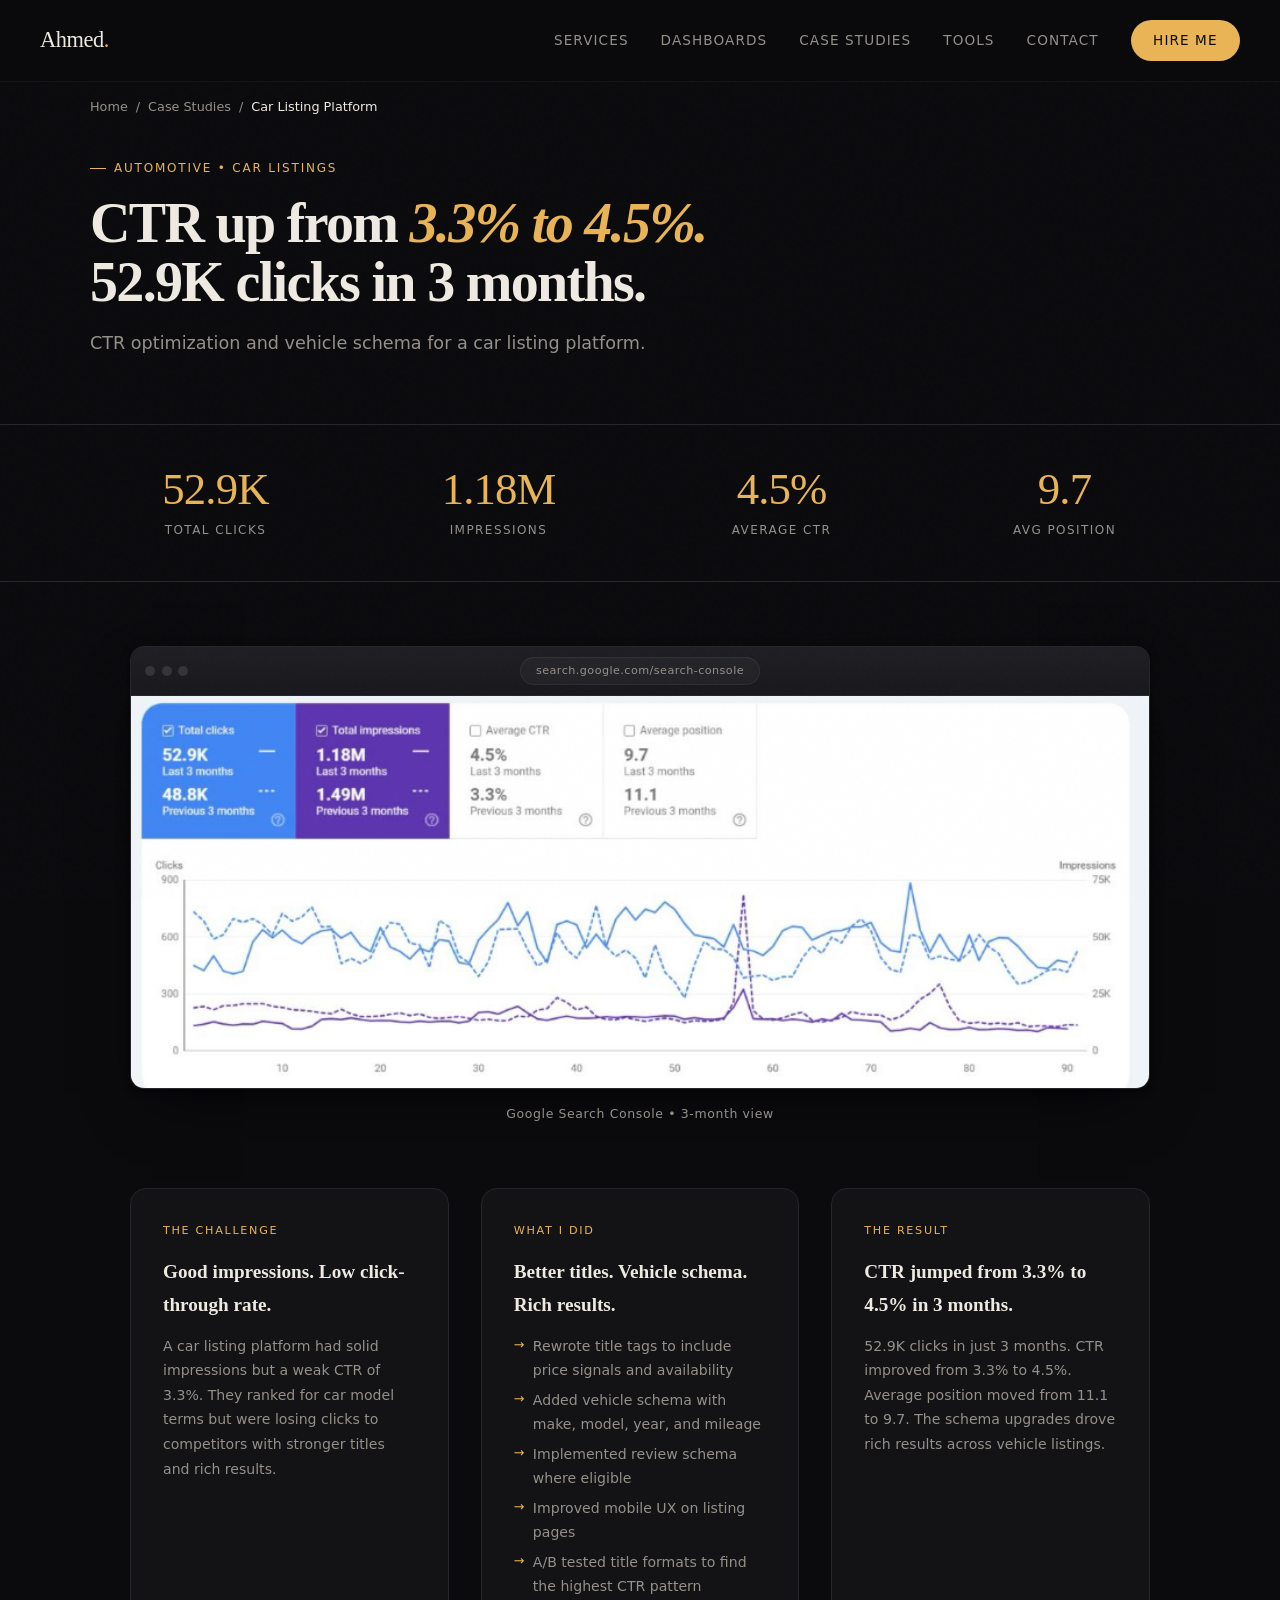
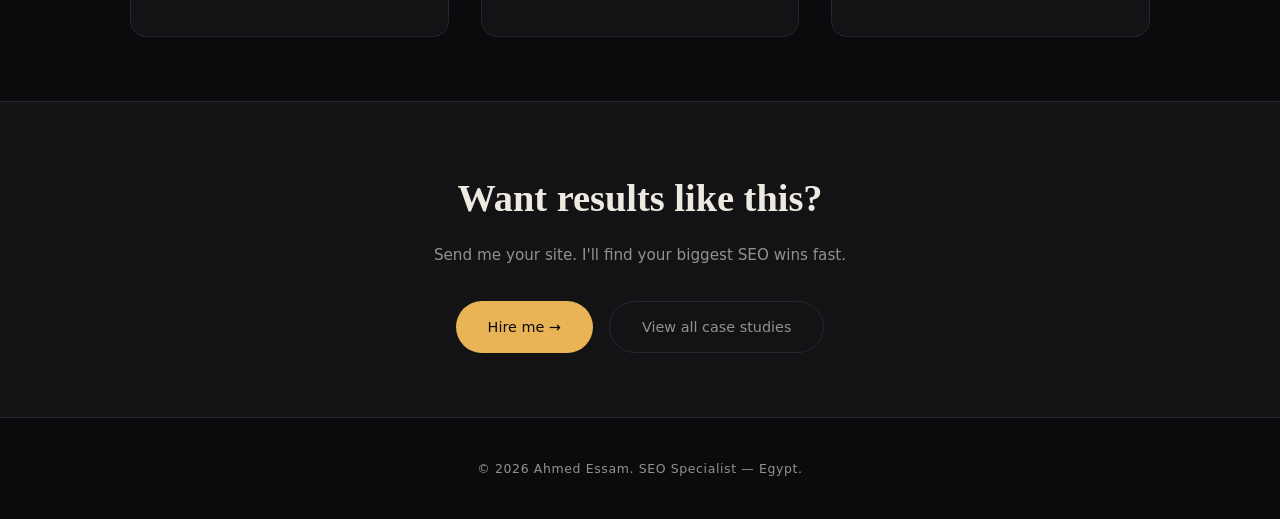
<file: case-studies/car-listing.html>
﻿<!DOCTYPE html>
<html lang="en">
<head>
  <meta charset="UTF-8">
  <meta name="viewport" content="width=device-width, initial-scale=1.0">
  <meta http-equiv="Content-Security-Policy" content="default-src 'self'; img-src 'self' data:; style-src 'self' 'unsafe-inline' https://fonts.googleapis.com; font-src https://fonts.gstatic.com; script-src 'self' 'unsafe-inline'">
  <title>Car Listing Platform &#8212; SEO Case Study | Ahmed Essam</title>
  <meta name="description" content="How I drove 52.9K clicks and improved CTR from 3.3% to 4.5% for a car listing platform in 3 months.">
  <link rel="preconnect" href="https://fonts.googleapis.com">
  <link rel="preconnect" href="https://fonts.gstatic.com" crossorigin>
  <link rel="preload" href="https://fonts.googleapis.com/css2?family=Instrument+Serif:ital@0;1&family=DM+Sans:ital,opsz,wght@0,9..40,300;0,9..40,400;0,9..40,500;0,9..40,600;1,9..40,300;1,9..40,400&display=swap" as="style" onload="this.onload=null;this.rel='stylesheet'">
  <noscript><link rel="stylesheet" href="https://fonts.googleapis.com/css2?family=Instrument+Serif:ital@0;1&family=DM+Sans:ital,opsz,wght@0,9..40,300;0,9..40,400;0,9..40,500;0,9..40,600;1,9..40,300;1,9..40,400&display=swap"></noscript>
  <link rel="stylesheet" href="../css/main.css">
  <link rel="stylesheet" href="../css/case-study.css">
  <link rel="canonical" href="https://ahmed0essam.github.io/portfolio/case-studies/car-listing.html">
  <meta property="og:url" content="https://ahmed0essam.github.io/portfolio/case-studies/car-listing.html">
  <meta property="og:image" content="https://ahmed0essam.github.io/portfolio/images/case-enterprise-logistics.jpg">
  <meta property="og:title" content="Car Listing Platform &#8212; SEO Case Study | Ahmed Essam">
  <meta property="og:type" content="article">
  <meta name="twitter:card" content="summary_large_image">
<script type="application/ld+json">
{
  "@context": "https://schema.org",
  "@graph": [
    {
      "@type": "Article",
      "@id": "https://ahmed0essam.github.io/portfolio/case-studies/car-listing.html#article",
      "headline": "Car Listing Platform &#8212; SEO Case Study",
      "description": "How I drove 52.9K clicks and improved CTR from 3.3% to 4.5% for a car listing platform in 3 months.",
      "url": "https://ahmed0essam.github.io/portfolio/case-studies/car-listing.html",
      "inLanguage": "en",
      "author": {
        "@id": "https://ahmed0essam.github.io/portfolio/#ahmed"
      },
      "publisher": {
        "@id": "https://ahmed0essam.github.io/portfolio/#ahmed"
      },
      "isPartOf": {
        "@id": "https://ahmed0essam.github.io/portfolio/#website"
      },
      "mainEntityOfPage": {
        "@id": "https://ahmed0essam.github.io/portfolio/case-studies/car-listing.html#webpage"
      },
      "about": {
        "@type": "Thing",
        "name": "Search engine optimisation"
      }
    },
    {
      "@type": "WebPage",
      "@id": "https://ahmed0essam.github.io/portfolio/case-studies/car-listing.html#webpage",
      "url": "https://ahmed0essam.github.io/portfolio/case-studies/car-listing.html",
      "name": "Car Listing Platform &#8212; SEO Case Study",
      "isPartOf": {
        "@id": "https://ahmed0essam.github.io/portfolio/#website"
      },
      "inLanguage": "en"
    },
    {
      "@type": "BreadcrumbList",
      "itemListElement": [
        {
          "@type": "ListItem",
          "position": 1,
          "name": "Home",
          "item": "https://ahmed0essam.github.io/portfolio/"
        },
        {
          "@type": "ListItem",
          "position": 2,
          "name": "Case studies",
          "item": "https://ahmed0essam.github.io/portfolio/case-studies.html"
        },
        {
          "@type": "ListItem",
          "position": 3,
          "name": "Car Listing Platform &#8212; SEO Case Study"
        }
      ]
    }
  ]
}
</script>
</head>
<body>

<nav>
  <a href="../index.html" class="nav-logo">Ahmed<span>.</span></a>
  <div class="nav-links">
    <a href="../index.html#services">Services</a>
    <a href="../index.html#dashboards">Dashboards</a>
    <a href="../case-studies.html">Case Studies</a>
    <a href="../index.html#tools">Tools</a>
    <a href="../index.html#contact">Contact</a>
    <a href="mailto:ahmed0essaam@gmail.com" class="nav-cta" target="_blank" rel="noopener noreferrer">Hire me</a>
  </div>
  <button class="mobile-toggle" id="mobileToggle" aria-label="Toggle menu">&#9776;</button>
</nav>
<div class="mobile-nav" id="mobileNav">
  <a href="../index.html#services">Services</a>
  <a href="../index.html#dashboards">Dashboards</a>
  <a href="../case-studies.html">Case Studies</a>
  <a href="../index.html#tools">Tools</a>
  <a href="../index.html#contact">Contact</a>
  <a href="mailto:ahmed0essaam@gmail.com" target="_blank" rel="noopener noreferrer">Hire me</a>
</div>

<div style="padding:0 2.5rem">
  <nav class="breadcrumb" aria-label="Breadcrumb">
    <a href="../index.html">Home</a>
    <span aria-hidden="true">/</span>
    <a href="../case-studies.html">Case Studies</a>
    <span aria-hidden="true">/</span>
    <span class="current">Car Listing Platform</span>
  </nav>
</div>

<section class="cs-hero">
  <div class="cs-hero-inner">
    <div class="cs-tag">Automotive &bull; Car Listings</div>
    <h1>CTR up from <em>3.3% to 4.5%.</em><br>52.9K clicks in 3 months.</h1>
    <p class="cs-hero-sub">CTR optimization and vehicle schema for a car listing platform.</p>
  </div>
</section>

<section class="cs-metrics">
  <div class="cs-metrics-inner">
    <div class="cs-metric reveal"><div class="cs-metric-val">52.9K</div><div class="cs-metric-label">Total Clicks</div></div>
    <div class="cs-metric reveal"><div class="cs-metric-val">1.18M</div><div class="cs-metric-label">Impressions</div></div>
    <div class="cs-metric reveal"><div class="cs-metric-val">4.5%</div><div class="cs-metric-label">Average CTR</div></div>
    <div class="cs-metric reveal"><div class="cs-metric-val">9.7</div><div class="cs-metric-label">Avg Position</div></div>
  </div>
</section>

<div class="screenshot-block">
  <div class="browser-frame">
    <div class="browser-bar" aria-hidden="true">
      <span class="browser-dots"><i></i><i></i><i></i></span>
      <span class="browser-url">search.google.com/search-console</span>
    </div>
    <img src="../images/case-car-listing.png"
         alt="Google Search Console data showing 52.9K clicks for a car listing platform"
         onerror="this.closest('.screenshot-block').classList.add('placeholder')"
         width="875" height="337" loading="lazy">
  </div>
  <p class="screenshot-caption">Google Search Console &bull; 3-month view</p>
</div>

<div class="cs-story">
  <div class="cs-story-section reveal">
    <div class="cs-story-label">The challenge</div>
    <h2>Good impressions. Low click-through rate.</h2>
    <p>A car listing platform had solid impressions but a weak CTR of 3.3%. They ranked for car model terms but were losing clicks to competitors with stronger titles and rich results.</p>
  </div>
  <div class="cs-story-section reveal">
    <div class="cs-story-label">What I did</div>
    <h2>Better titles. Vehicle schema. Rich results.</h2>
    <ul>
      <li>Rewrote title tags to include price signals and availability</li>
      <li>Added vehicle schema with make, model, year, and mileage</li>
      <li>Implemented review schema where eligible</li>
      <li>Improved mobile UX on listing pages</li>
      <li>A/B tested title formats to find the highest CTR pattern</li>
    </ul>
  </div>
  <div class="cs-story-section reveal">
    <div class="cs-story-label">The result</div>
    <h2>CTR jumped from 3.3% to 4.5% in 3 months.</h2>
    <p>52.9K clicks in just 3 months. CTR improved from 3.3% to 4.5%. Average position moved from 11.1 to 9.7. The schema upgrades drove rich results across vehicle listings.</p>
  </div>
</div>

<section class="cs-cta">
  <h2>Want results like this?</h2>
  <p>Send me your site. I'll find your biggest SEO wins fast.</p>
  <div class="cs-cta-actions">
    <a href="mailto:ahmed0essaam@gmail.com" class="btn-primary" target="_blank" rel="noopener noreferrer">Hire me &rarr;</a>
    <a href="../case-studies.html" class="btn-secondary">View all case studies</a>
  </div>
</section>

<footer>
  <p>&copy; 2026 Ahmed Essam. SEO Specialist &#8212; Egypt.</p>
</footer>
<script src="../js/main.js"></script>
</body>
</html>
</file>
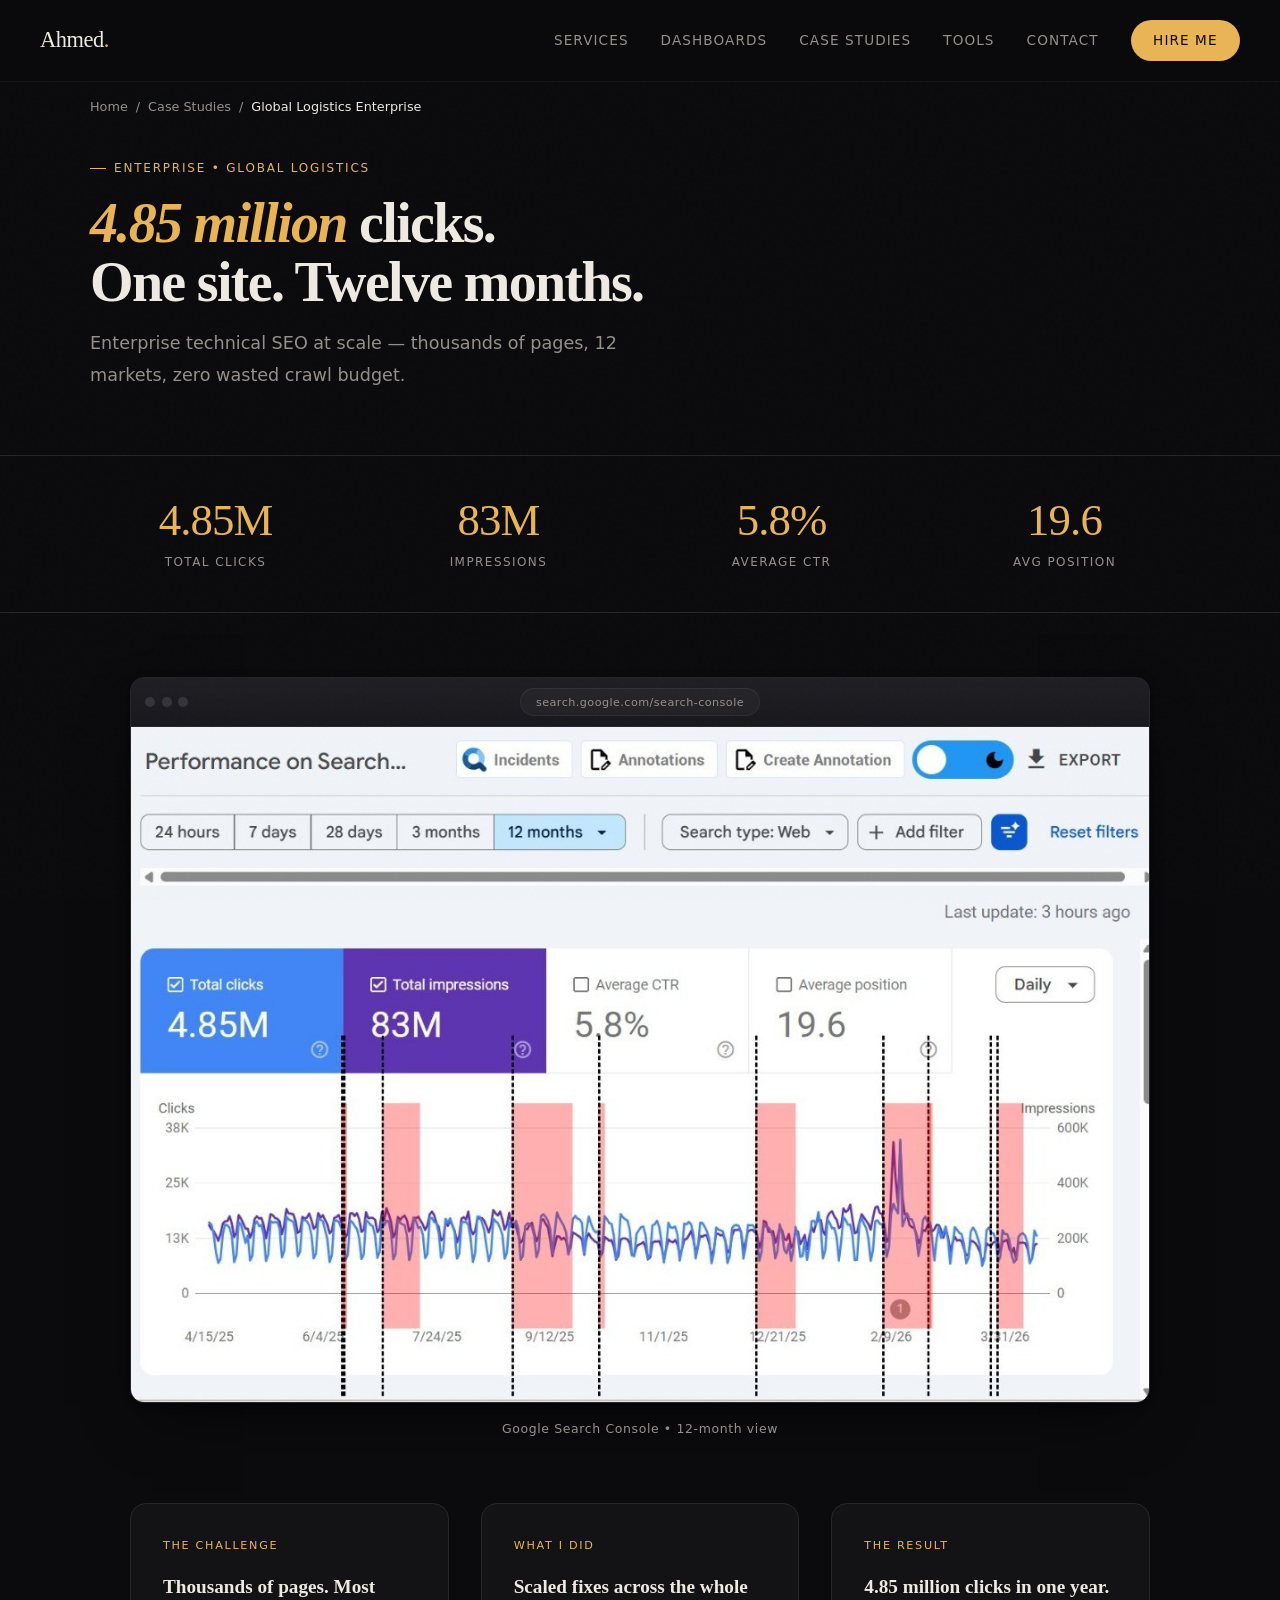
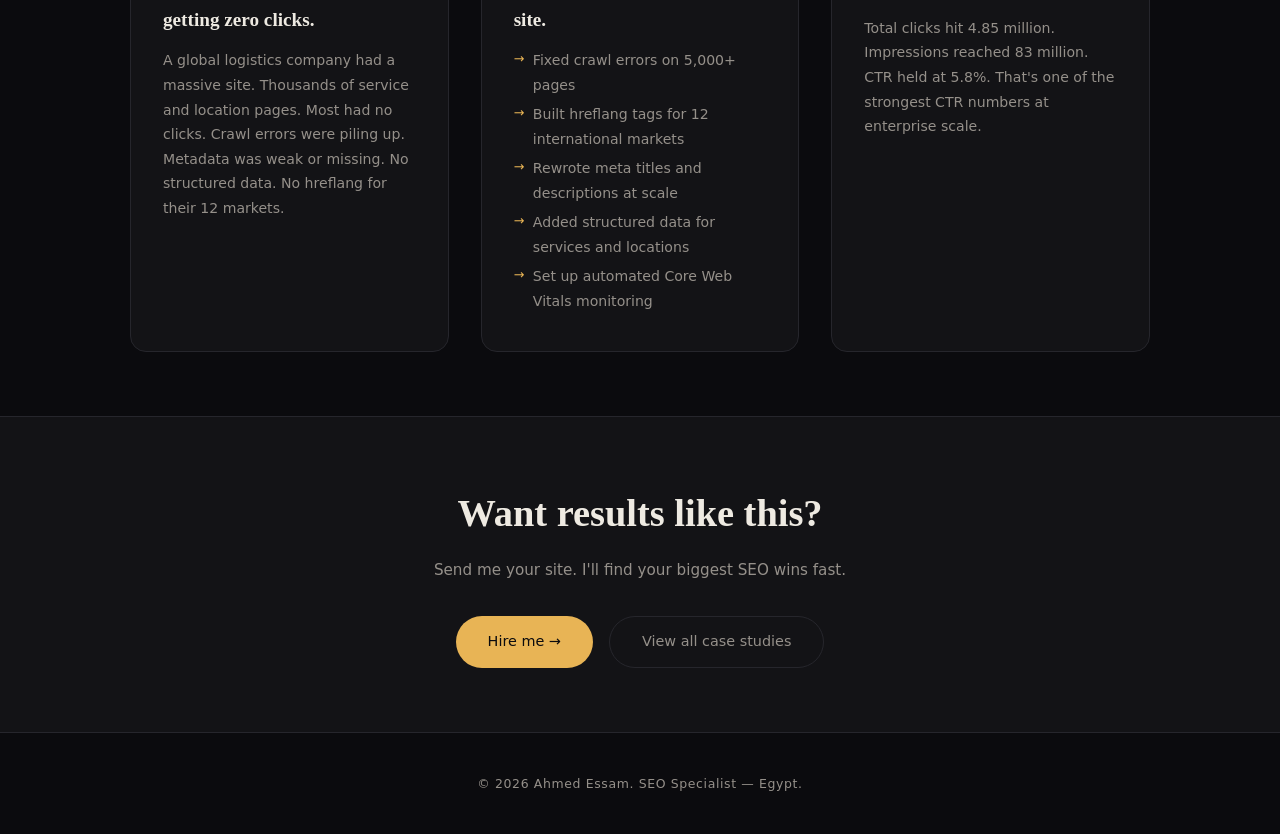
<file: case-studies/enterprise-logistics.html>
﻿<!DOCTYPE html>
<html lang="en">
<head>
  <meta charset="UTF-8">
  <meta name="viewport" content="width=device-width, initial-scale=1.0">
  <meta http-equiv="Content-Security-Policy" content="default-src 'self'; img-src 'self' data:; style-src 'self' 'unsafe-inline' https://fonts.googleapis.com; font-src https://fonts.gstatic.com; script-src 'self' 'unsafe-inline'">
  <title>Global Logistics Enterprise &#8212; SEO Case Study | Ahmed Essam</title>
  <meta name="description" content="How I drove 4.85M organic clicks in 12 months for a global logistics enterprise through technical SEO at scale.">
  <link rel="preconnect" href="https://fonts.googleapis.com">
  <link rel="preconnect" href="https://fonts.gstatic.com" crossorigin>
  <link rel="preload" href="https://fonts.googleapis.com/css2?family=Instrument+Serif:ital@0;1&family=DM+Sans:ital,opsz,wght@0,9..40,300;0,9..40,400;0,9..40,500;0,9..40,600;1,9..40,300;1,9..40,400&display=swap" as="style" onload="this.onload=null;this.rel='stylesheet'">
  <noscript><link rel="stylesheet" href="https://fonts.googleapis.com/css2?family=Instrument+Serif:ital@0;1&family=DM+Sans:ital,opsz,wght@0,9..40,300;0,9..40,400;0,9..40,500;0,9..40,600;1,9..40,300;1,9..40,400&display=swap"></noscript>
  <link rel="stylesheet" href="../css/main.css">
  <link rel="stylesheet" href="../css/case-study.css">
  <link rel="canonical" href="https://ahmed0essam.github.io/portfolio/case-studies/enterprise-logistics.html">
  <meta property="og:url" content="https://ahmed0essam.github.io/portfolio/case-studies/enterprise-logistics.html">
  <meta property="og:image" content="https://ahmed0essam.github.io/portfolio/images/case-enterprise-logistics.jpg">
  <meta property="og:title" content="Global Logistics Enterprise &#8212; SEO Case Study | Ahmed Essam">
  <meta property="og:type" content="article">
  <meta name="twitter:card" content="summary_large_image">
<script type="application/ld+json">
{
  "@context": "https://schema.org",
  "@graph": [
    {
      "@type": "Article",
      "@id": "https://ahmed0essam.github.io/portfolio/case-studies/enterprise-logistics.html#article",
      "headline": "Global Logistics Enterprise &#8212; SEO Case Study",
      "description": "How I drove 4.85M organic clicks in 12 months for a global logistics enterprise through technical SEO at scale.",
      "url": "https://ahmed0essam.github.io/portfolio/case-studies/enterprise-logistics.html",
      "inLanguage": "en",
      "author": {
        "@id": "https://ahmed0essam.github.io/portfolio/#ahmed"
      },
      "publisher": {
        "@id": "https://ahmed0essam.github.io/portfolio/#ahmed"
      },
      "isPartOf": {
        "@id": "https://ahmed0essam.github.io/portfolio/#website"
      },
      "mainEntityOfPage": {
        "@id": "https://ahmed0essam.github.io/portfolio/case-studies/enterprise-logistics.html#webpage"
      },
      "about": {
        "@type": "Thing",
        "name": "Search engine optimisation"
      }
    },
    {
      "@type": "WebPage",
      "@id": "https://ahmed0essam.github.io/portfolio/case-studies/enterprise-logistics.html#webpage",
      "url": "https://ahmed0essam.github.io/portfolio/case-studies/enterprise-logistics.html",
      "name": "Global Logistics Enterprise &#8212; SEO Case Study",
      "isPartOf": {
        "@id": "https://ahmed0essam.github.io/portfolio/#website"
      },
      "inLanguage": "en"
    },
    {
      "@type": "BreadcrumbList",
      "itemListElement": [
        {
          "@type": "ListItem",
          "position": 1,
          "name": "Home",
          "item": "https://ahmed0essam.github.io/portfolio/"
        },
        {
          "@type": "ListItem",
          "position": 2,
          "name": "Case studies",
          "item": "https://ahmed0essam.github.io/portfolio/case-studies.html"
        },
        {
          "@type": "ListItem",
          "position": 3,
          "name": "Global Logistics Enterprise &#8212; SEO Case Study"
        }
      ]
    }
  ]
}
</script>
</head>
<body>

<nav>
  <a href="../index.html" class="nav-logo">Ahmed<span>.</span></a>
  <div class="nav-links">
    <a href="../index.html#services">Services</a>
    <a href="../index.html#dashboards">Dashboards</a>
    <a href="../case-studies.html">Case Studies</a>
    <a href="../index.html#tools">Tools</a>
    <a href="../index.html#contact">Contact</a>
    <a href="../index.html#contact" class="nav-cta">Hire me</a>
  </div>
  <button class="mobile-toggle" id="mobileToggle" aria-label="Toggle menu">&#9776;</button>
</nav>
<div class="mobile-nav" id="mobileNav">
  <a href="../index.html#services">Services</a>
  <a href="../index.html#dashboards">Dashboards</a>
  <a href="../case-studies.html">Case Studies</a>
  <a href="../index.html#tools">Tools</a>
  <a href="../index.html#contact">Contact</a>
  <a href="mailto:ahmed0essaam@gmail.com">Hire me</a>
</div>

<div style="padding:0 2.5rem">
  <nav class="breadcrumb" aria-label="Breadcrumb">
    <a href="../index.html">Home</a>
    <span aria-hidden="true">/</span>
    <a href="../case-studies.html">Case Studies</a>
    <span aria-hidden="true">/</span>
    <span class="current">Global Logistics Enterprise</span>
  </nav>
</div>

<section class="cs-hero">
  <div class="cs-hero-inner">
    <div class="cs-tag">Enterprise &bull; Global Logistics</div>
    <h1><em>4.85 million</em> clicks.<br>One site. Twelve months.</h1>
    <p class="cs-hero-sub">Enterprise technical SEO at scale &#8212; thousands of pages, 12 markets, zero wasted crawl budget.</p>
  </div>
</section>

<section class="cs-metrics">
  <div class="cs-metrics-inner">
    <div class="cs-metric reveal"><div class="cs-metric-val">4.85M</div><div class="cs-metric-label">Total Clicks</div></div>
    <div class="cs-metric reveal"><div class="cs-metric-val">83M</div><div class="cs-metric-label">Impressions</div></div>
    <div class="cs-metric reveal"><div class="cs-metric-val">5.8%</div><div class="cs-metric-label">Average CTR</div></div>
    <div class="cs-metric reveal"><div class="cs-metric-val">19.6</div><div class="cs-metric-label">Avg Position</div></div>
  </div>
</section>

<div class="screenshot-block">
  <div class="browser-frame">
    <div class="browser-bar" aria-hidden="true">
      <span class="browser-dots"><i></i><i></i><i></i></span>
      <span class="browser-url">search.google.com/search-console</span>
    </div>
    <img src="../images/case-enterprise-logistics.jpg"
         alt="Google Search Console performance showing 4.85M clicks and 83M impressions for a global logistics enterprise"
         onerror="this.closest('.screenshot-block').classList.add('placeholder')"
         width="1140" height="756" loading="lazy">
  </div>
  <p class="screenshot-caption">Google Search Console &bull; 12-month view</p>
</div>

<div class="cs-story">
  <div class="cs-story-section reveal">
    <div class="cs-story-label">The challenge</div>
    <h2>Thousands of pages. Most getting zero clicks.</h2>
    <p>A global logistics company had a massive site. Thousands of service and location pages. Most had no clicks. Crawl errors were piling up. Metadata was weak or missing. No structured data. No hreflang for their 12 markets.</p>
  </div>
  <div class="cs-story-section reveal">
    <div class="cs-story-label">What I did</div>
    <h2>Scaled fixes across the whole site.</h2>
    <ul>
      <li>Fixed crawl errors on 5,000+ pages</li>
      <li>Built hreflang tags for 12 international markets</li>
      <li>Rewrote meta titles and descriptions at scale</li>
      <li>Added structured data for services and locations</li>
      <li>Set up automated Core Web Vitals monitoring</li>
    </ul>
  </div>
  <div class="cs-story-section reveal">
    <div class="cs-story-label">The result</div>
    <h2>4.85 million clicks in one year.</h2>
    <p>Total clicks hit 4.85 million. Impressions reached 83 million. CTR held at 5.8%. That's one of the strongest CTR numbers at enterprise scale.</p>
  </div>
</div>

<section class="cs-cta">
  <h2>Want results like this?</h2>
  <p>Send me your site. I'll find your biggest SEO wins fast.</p>
  <div class="cs-cta-actions">
    <a href="mailto:ahmed0essaam@gmail.com" class="btn-primary" target="_blank" rel="noopener noreferrer">Hire me &rarr;</a>
    <a href="../case-studies.html" class="btn-secondary">View all case studies</a>
  </div>
</section>

<footer>
  <p>&copy; 2026 Ahmed Essam. SEO Specialist &#8212; Egypt.</p>
</footer>
<script src="../js/main.js"></script>
</body>
</html>
</file>
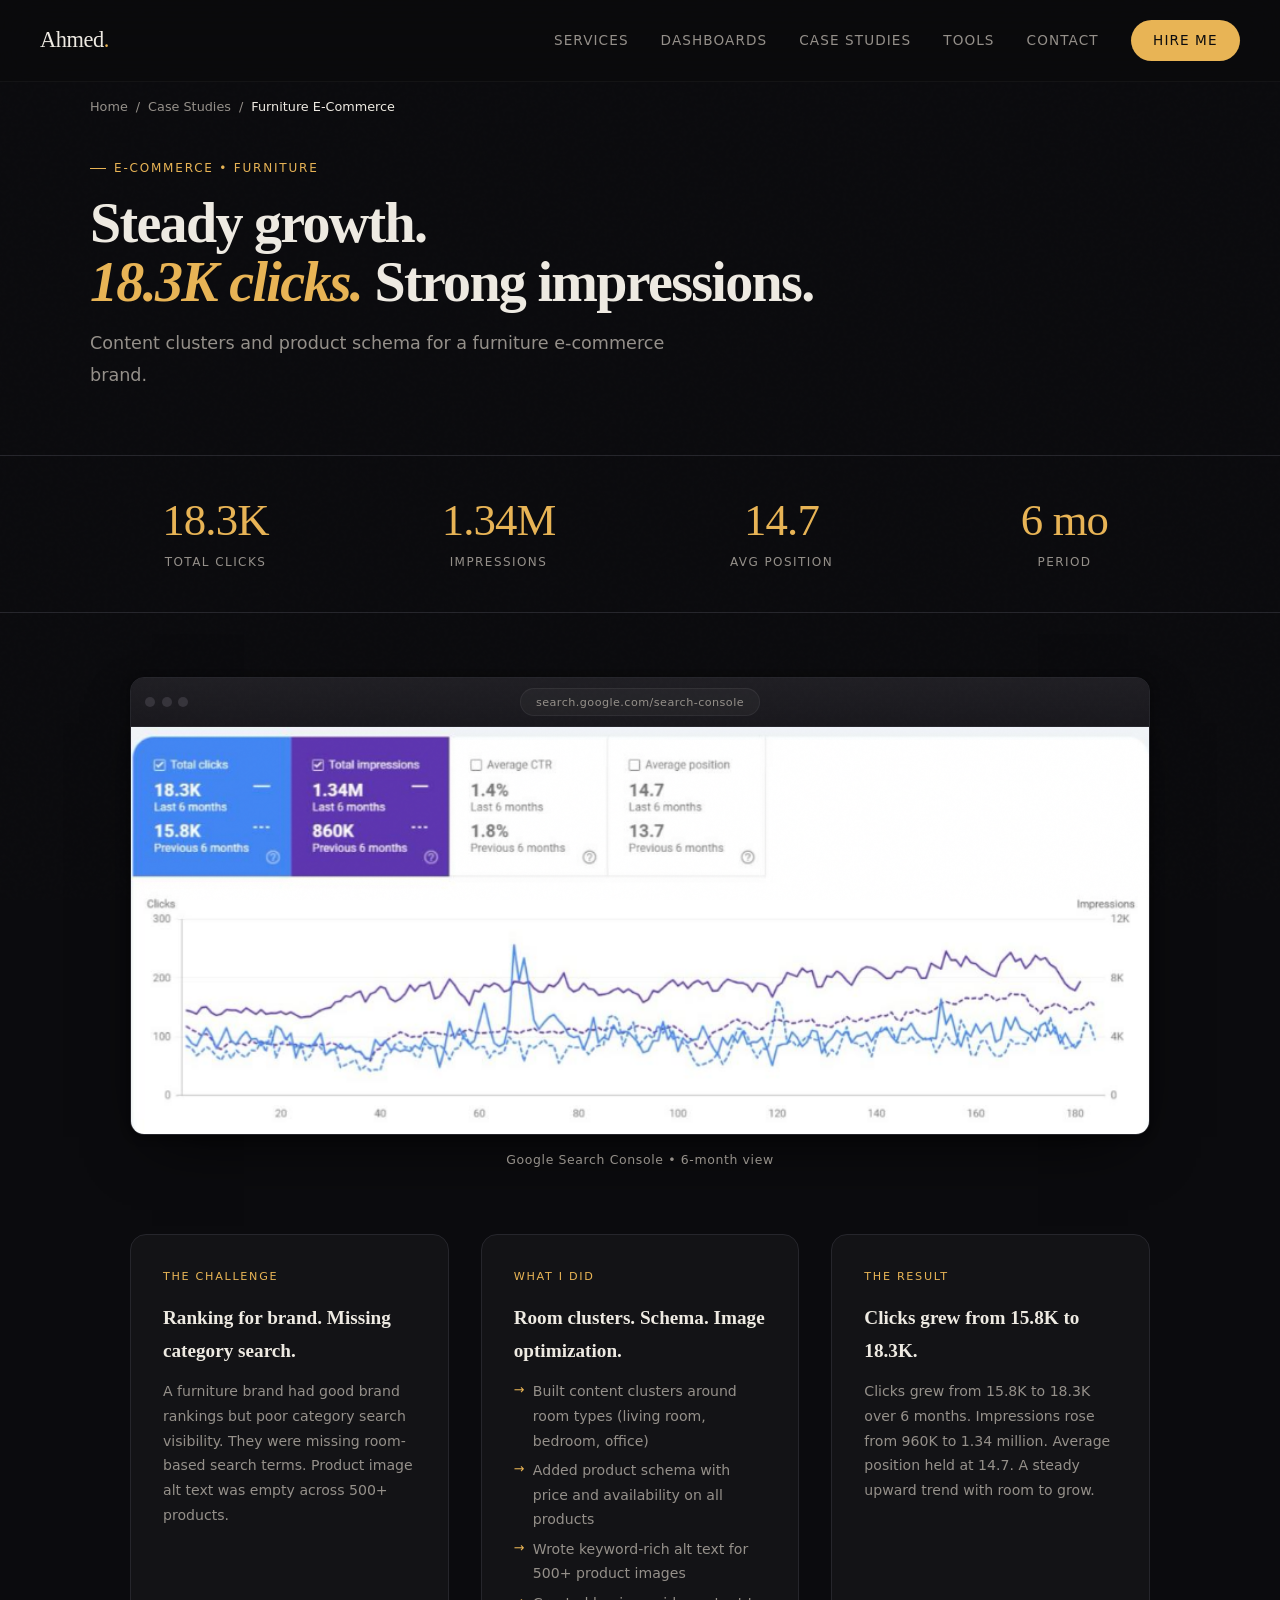
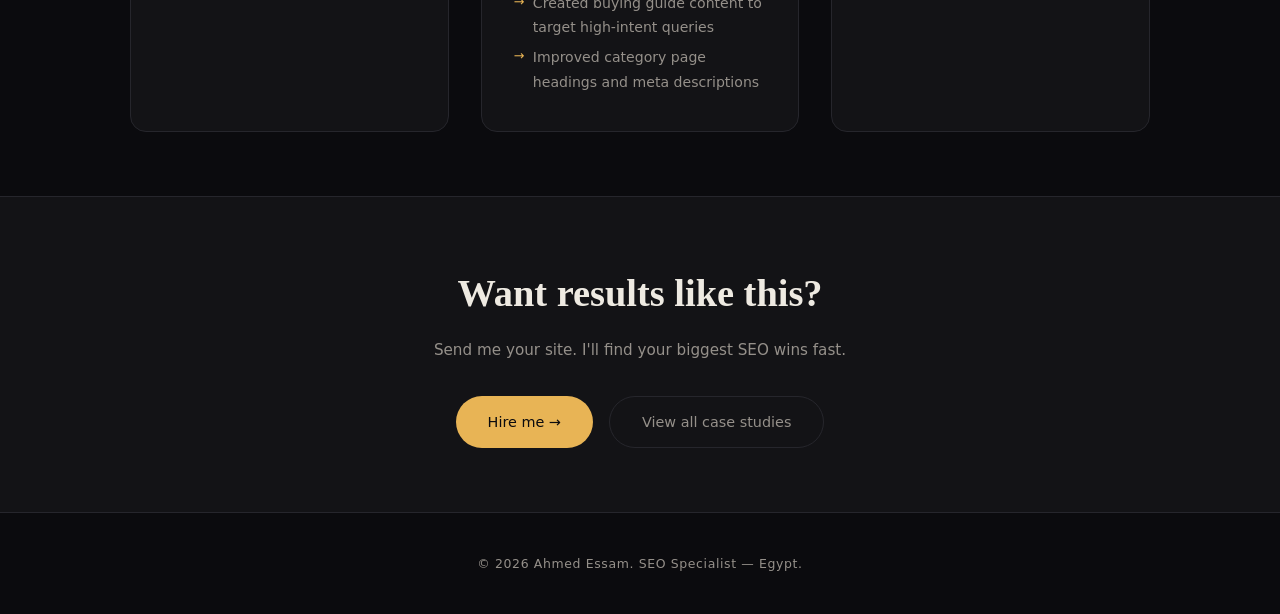
<file: case-studies/furniture.html>
﻿<!DOCTYPE html>
<html lang="en">
<head>
  <meta charset="UTF-8">
  <meta name="viewport" content="width=device-width, initial-scale=1.0">
  <meta http-equiv="Content-Security-Policy" content="default-src 'self'; img-src 'self' data:; style-src 'self' 'unsafe-inline' https://fonts.googleapis.com; font-src https://fonts.gstatic.com; script-src 'self' 'unsafe-inline'">
  <title>Furniture E-Commerce &#8212; SEO Case Study | Ahmed Essam</title>
  <meta name="description" content="How I grew organic traffic for a furniture e-commerce brand through content clusters and product schema.">
  <link rel="preconnect" href="https://fonts.googleapis.com">
  <link rel="preconnect" href="https://fonts.gstatic.com" crossorigin>
  <link rel="preload" href="https://fonts.googleapis.com/css2?family=Instrument+Serif:ital@0;1&family=DM+Sans:ital,opsz,wght@0,9..40,300;0,9..40,400;0,9..40,500;0,9..40,600;1,9..40,300;1,9..40,400&display=swap" as="style" onload="this.onload=null;this.rel='stylesheet'">
  <noscript><link rel="stylesheet" href="https://fonts.googleapis.com/css2?family=Instrument+Serif:ital@0;1&family=DM+Sans:ital,opsz,wght@0,9..40,300;0,9..40,400;0,9..40,500;0,9..40,600;1,9..40,300;1,9..40,400&display=swap"></noscript>
  <link rel="stylesheet" href="../css/main.css">
  <link rel="stylesheet" href="../css/case-study.css">
  <link rel="canonical" href="https://ahmed0essam.github.io/portfolio/case-studies/furniture.html">
  <meta property="og:url" content="https://ahmed0essam.github.io/portfolio/case-studies/furniture.html">
  <meta property="og:image" content="https://ahmed0essam.github.io/portfolio/images/case-enterprise-logistics.jpg">
  <meta property="og:title" content="Furniture E-Commerce &#8212; SEO Case Study | Ahmed Essam">
  <meta property="og:type" content="article">
  <meta name="twitter:card" content="summary_large_image">
<script type="application/ld+json">
{
  "@context": "https://schema.org",
  "@graph": [
    {
      "@type": "Article",
      "@id": "https://ahmed0essam.github.io/portfolio/case-studies/furniture.html#article",
      "headline": "Furniture E-Commerce &#8212; SEO Case Study",
      "description": "How I grew organic traffic for a furniture e-commerce brand through content clusters and product schema.",
      "url": "https://ahmed0essam.github.io/portfolio/case-studies/furniture.html",
      "inLanguage": "en",
      "author": {
        "@id": "https://ahmed0essam.github.io/portfolio/#ahmed"
      },
      "publisher": {
        "@id": "https://ahmed0essam.github.io/portfolio/#ahmed"
      },
      "isPartOf": {
        "@id": "https://ahmed0essam.github.io/portfolio/#website"
      },
      "mainEntityOfPage": {
        "@id": "https://ahmed0essam.github.io/portfolio/case-studies/furniture.html#webpage"
      },
      "about": {
        "@type": "Thing",
        "name": "Search engine optimisation"
      }
    },
    {
      "@type": "WebPage",
      "@id": "https://ahmed0essam.github.io/portfolio/case-studies/furniture.html#webpage",
      "url": "https://ahmed0essam.github.io/portfolio/case-studies/furniture.html",
      "name": "Furniture E-Commerce &#8212; SEO Case Study",
      "isPartOf": {
        "@id": "https://ahmed0essam.github.io/portfolio/#website"
      },
      "inLanguage": "en"
    },
    {
      "@type": "BreadcrumbList",
      "itemListElement": [
        {
          "@type": "ListItem",
          "position": 1,
          "name": "Home",
          "item": "https://ahmed0essam.github.io/portfolio/"
        },
        {
          "@type": "ListItem",
          "position": 2,
          "name": "Case studies",
          "item": "https://ahmed0essam.github.io/portfolio/case-studies.html"
        },
        {
          "@type": "ListItem",
          "position": 3,
          "name": "Furniture E-Commerce &#8212; SEO Case Study"
        }
      ]
    }
  ]
}
</script>
</head>
<body>

<nav>
  <a href="../index.html" class="nav-logo">Ahmed<span>.</span></a>
  <div class="nav-links">
    <a href="../index.html#services">Services</a>
    <a href="../index.html#dashboards">Dashboards</a>
    <a href="../case-studies.html">Case Studies</a>
    <a href="../index.html#tools">Tools</a>
    <a href="../index.html#contact">Contact</a>
    <a href="mailto:ahmed0essaam@gmail.com" class="nav-cta" target="_blank" rel="noopener noreferrer">Hire me</a>
  </div>
  <button class="mobile-toggle" id="mobileToggle" aria-label="Toggle menu">&#9776;</button>
</nav>
<div class="mobile-nav" id="mobileNav">
  <a href="../index.html#services">Services</a>
  <a href="../index.html#dashboards">Dashboards</a>
  <a href="../case-studies.html">Case Studies</a>
  <a href="../index.html#tools">Tools</a>
  <a href="../index.html#contact">Contact</a>
  <a href="mailto:ahmed0essaam@gmail.com" target="_blank" rel="noopener noreferrer">Hire me</a>
</div>

<div style="padding:0 2.5rem">
  <nav class="breadcrumb" aria-label="Breadcrumb">
    <a href="../index.html">Home</a>
    <span aria-hidden="true">/</span>
    <a href="../case-studies.html">Case Studies</a>
    <span aria-hidden="true">/</span>
    <span class="current">Furniture E-Commerce</span>
  </nav>
</div>

<section class="cs-hero">
  <div class="cs-hero-inner">
    <div class="cs-tag">E-commerce &bull; Furniture</div>
    <h1>Steady growth.<br><em>18.3K clicks.</em> Strong impressions.</h1>
    <p class="cs-hero-sub">Content clusters and product schema for a furniture e-commerce brand.</p>
  </div>
</section>

<section class="cs-metrics">
  <div class="cs-metrics-inner">
    <div class="cs-metric reveal"><div class="cs-metric-val">18.3K</div><div class="cs-metric-label">Total Clicks</div></div>
    <div class="cs-metric reveal"><div class="cs-metric-val">1.34M</div><div class="cs-metric-label">Impressions</div></div>
    <div class="cs-metric reveal"><div class="cs-metric-val">14.7</div><div class="cs-metric-label">Avg Position</div></div>
    <div class="cs-metric reveal"><div class="cs-metric-val">6 mo</div><div class="cs-metric-label">Period</div></div>
  </div>
</section>

<div class="screenshot-block">
  <div class="browser-frame">
    <div class="browser-bar" aria-hidden="true">
      <span class="browser-dots"><i></i><i></i><i></i></span>
      <span class="browser-url">search.google.com/search-console</span>
    </div>
    <img src="../images/case-furniture.png"
         alt="Google Search Console data showing 18.3K clicks for a furniture e-commerce brand"
         onerror="this.closest('.screenshot-block').classList.add('placeholder')"
         width="882" height="352" loading="lazy">
  </div>
  <p class="screenshot-caption">Google Search Console &bull; 6-month view</p>
</div>

<div class="cs-story">
  <div class="cs-story-section reveal">
    <div class="cs-story-label">The challenge</div>
    <h2>Ranking for brand. Missing category search.</h2>
    <p>A furniture brand had good brand rankings but poor category search visibility. They were missing room-based search terms. Product image alt text was empty across 500+ products.</p>
  </div>
  <div class="cs-story-section reveal">
    <div class="cs-story-label">What I did</div>
    <h2>Room clusters. Schema. Image optimization.</h2>
    <ul>
      <li>Built content clusters around room types (living room, bedroom, office)</li>
      <li>Added product schema with price and availability on all products</li>
      <li>Wrote keyword-rich alt text for 500+ product images</li>
      <li>Created buying guide content to target high-intent queries</li>
      <li>Improved category page headings and meta descriptions</li>
    </ul>
  </div>
  <div class="cs-story-section reveal">
    <div class="cs-story-label">The result</div>
    <h2>Clicks grew from 15.8K to 18.3K.</h2>
    <p>Clicks grew from 15.8K to 18.3K over 6 months. Impressions rose from 960K to 1.34 million. Average position held at 14.7. A steady upward trend with room to grow.</p>
  </div>
</div>

<section class="cs-cta">
  <h2>Want results like this?</h2>
  <p>Send me your site. I'll find your biggest SEO wins fast.</p>
  <div class="cs-cta-actions">
    <a href="mailto:ahmed0essaam@gmail.com" class="btn-primary" target="_blank" rel="noopener noreferrer">Hire me &rarr;</a>
    <a href="../case-studies.html" class="btn-secondary">View all case studies</a>
  </div>
</section>

<footer>
  <p>&copy; 2026 Ahmed Essam. SEO Specialist &#8212; Egypt.</p>
</footer>
<script src="../js/main.js"></script>
</body>
</html>
</file>
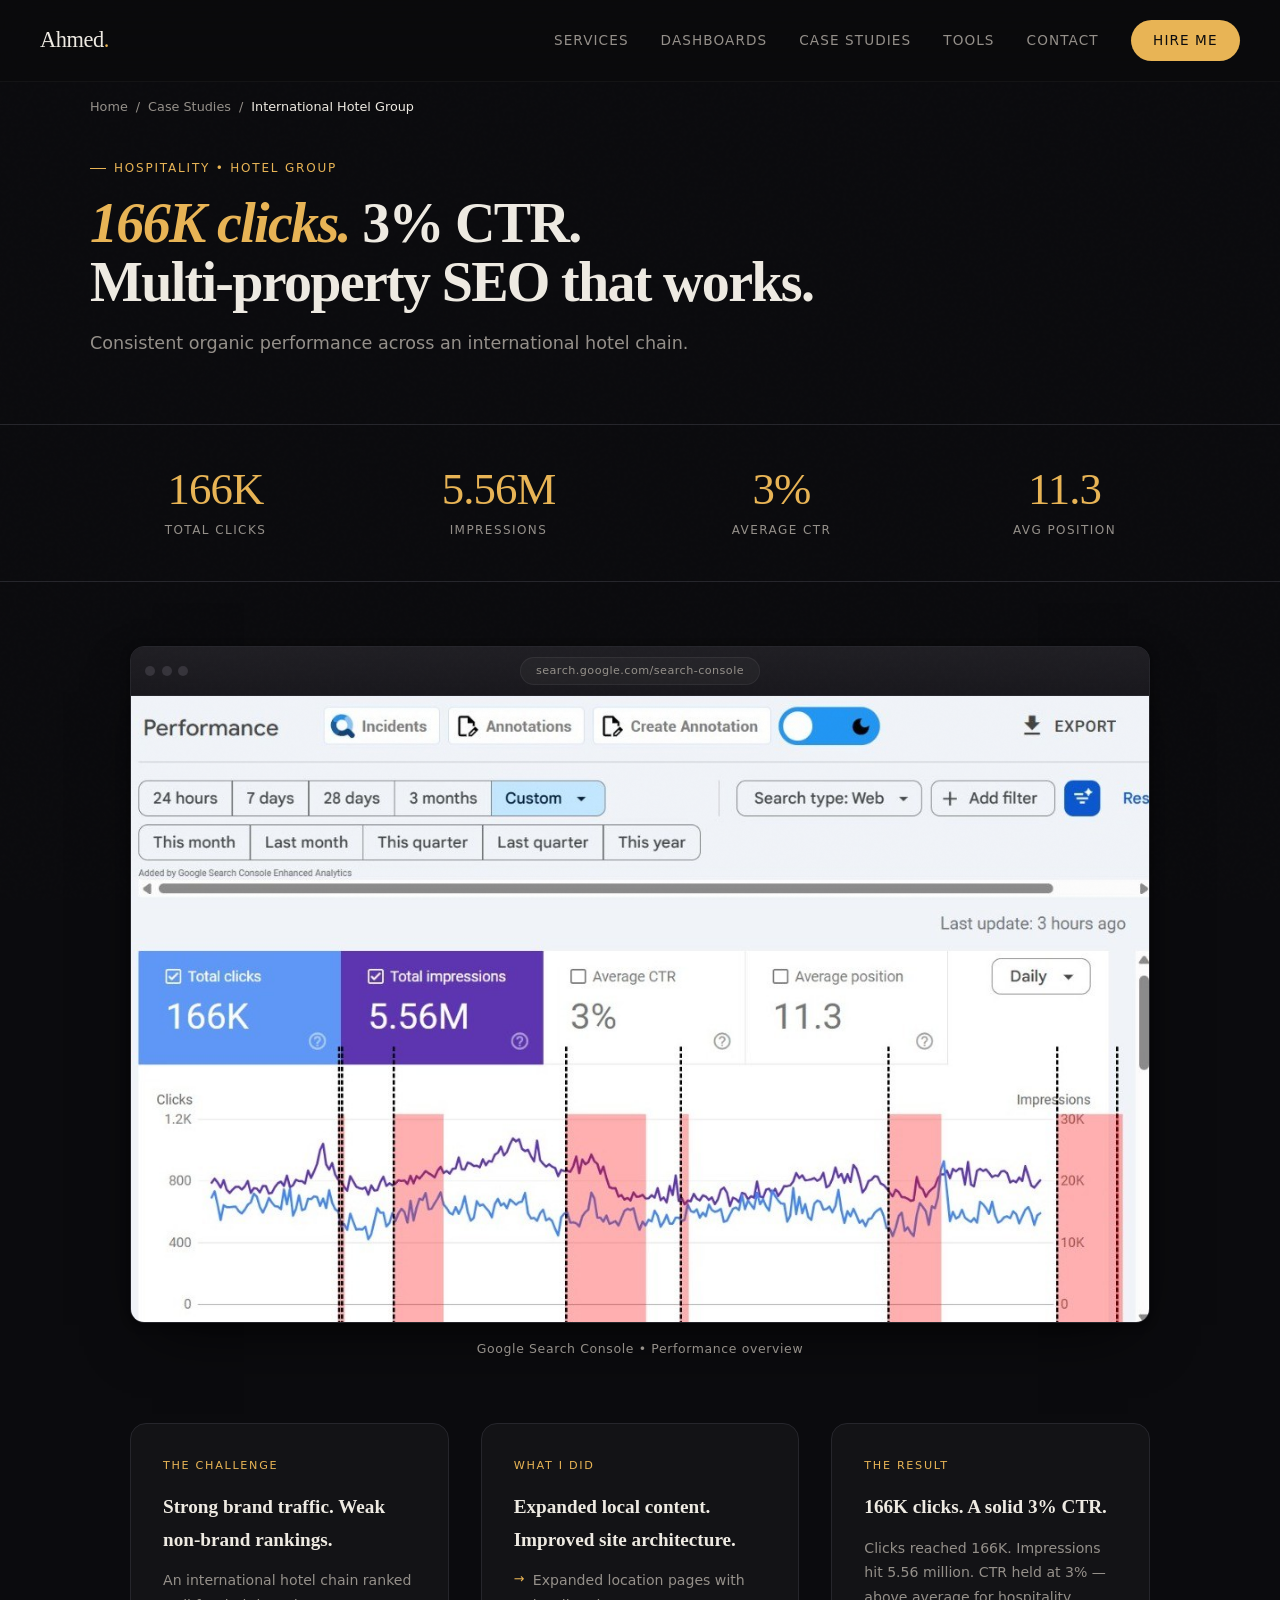
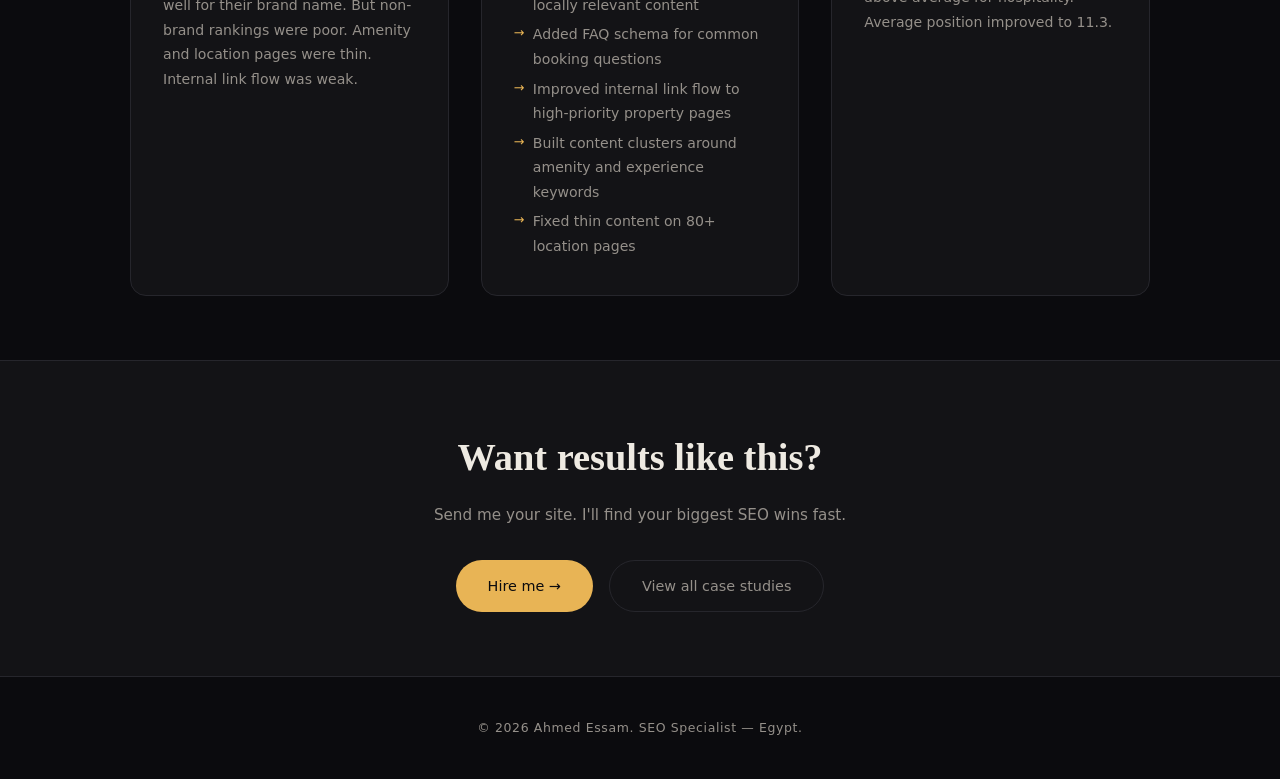
<file: case-studies/hotel-chain.html>
﻿<!DOCTYPE html>
<html lang="en">
<head>
  <meta charset="UTF-8">
  <meta name="viewport" content="width=device-width, initial-scale=1.0">
  <meta http-equiv="Content-Security-Policy" content="default-src 'self'; img-src 'self' data:; style-src 'self' 'unsafe-inline' https://fonts.googleapis.com; font-src https://fonts.gstatic.com; script-src 'self' 'unsafe-inline'">
  <title>International Hotel Group &#8212; SEO Case Study | Ahmed Essam</title>
  <meta name="description" content="How I drove 166K clicks and a 3% CTR for an international hotel group through multi-property SEO.">
  <link rel="preconnect" href="https://fonts.googleapis.com">
  <link rel="preconnect" href="https://fonts.gstatic.com" crossorigin>
  <link rel="preload" href="https://fonts.googleapis.com/css2?family=Instrument+Serif:ital@0;1&family=DM+Sans:ital,opsz,wght@0,9..40,300;0,9..40,400;0,9..40,500;0,9..40,600;1,9..40,300;1,9..40,400&display=swap" as="style" onload="this.onload=null;this.rel='stylesheet'">
  <noscript><link rel="stylesheet" href="https://fonts.googleapis.com/css2?family=Instrument+Serif:ital@0;1&family=DM+Sans:ital,opsz,wght@0,9..40,300;0,9..40,400;0,9..40,500;0,9..40,600;1,9..40,300;1,9..40,400&display=swap"></noscript>
  <link rel="stylesheet" href="../css/main.css">
  <link rel="stylesheet" href="../css/case-study.css">
  <link rel="canonical" href="https://ahmed0essam.github.io/portfolio/case-studies/hotel-chain.html">
  <meta property="og:url" content="https://ahmed0essam.github.io/portfolio/case-studies/hotel-chain.html">
  <meta property="og:image" content="https://ahmed0essam.github.io/portfolio/images/case-enterprise-logistics.jpg">
  <meta property="og:title" content="International Hotel Group &#8212; SEO Case Study | Ahmed Essam">
  <meta property="og:type" content="article">
  <meta name="twitter:card" content="summary_large_image">
<script type="application/ld+json">
{
  "@context": "https://schema.org",
  "@graph": [
    {
      "@type": "Article",
      "@id": "https://ahmed0essam.github.io/portfolio/case-studies/hotel-chain.html#article",
      "headline": "International Hotel Group &#8212; SEO Case Study",
      "description": "How I drove 166K clicks and a 3% CTR for an international hotel group through multi-property SEO.",
      "url": "https://ahmed0essam.github.io/portfolio/case-studies/hotel-chain.html",
      "inLanguage": "en",
      "author": {
        "@id": "https://ahmed0essam.github.io/portfolio/#ahmed"
      },
      "publisher": {
        "@id": "https://ahmed0essam.github.io/portfolio/#ahmed"
      },
      "isPartOf": {
        "@id": "https://ahmed0essam.github.io/portfolio/#website"
      },
      "mainEntityOfPage": {
        "@id": "https://ahmed0essam.github.io/portfolio/case-studies/hotel-chain.html#webpage"
      },
      "about": {
        "@type": "Thing",
        "name": "Search engine optimisation"
      }
    },
    {
      "@type": "WebPage",
      "@id": "https://ahmed0essam.github.io/portfolio/case-studies/hotel-chain.html#webpage",
      "url": "https://ahmed0essam.github.io/portfolio/case-studies/hotel-chain.html",
      "name": "International Hotel Group &#8212; SEO Case Study",
      "isPartOf": {
        "@id": "https://ahmed0essam.github.io/portfolio/#website"
      },
      "inLanguage": "en"
    },
    {
      "@type": "BreadcrumbList",
      "itemListElement": [
        {
          "@type": "ListItem",
          "position": 1,
          "name": "Home",
          "item": "https://ahmed0essam.github.io/portfolio/"
        },
        {
          "@type": "ListItem",
          "position": 2,
          "name": "Case studies",
          "item": "https://ahmed0essam.github.io/portfolio/case-studies.html"
        },
        {
          "@type": "ListItem",
          "position": 3,
          "name": "International Hotel Group &#8212; SEO Case Study"
        }
      ]
    }
  ]
}
</script>
</head>
<body>

<nav>
  <a href="../index.html" class="nav-logo">Ahmed<span>.</span></a>
  <div class="nav-links">
    <a href="../index.html#services">Services</a>
    <a href="../index.html#dashboards">Dashboards</a>
    <a href="../case-studies.html">Case Studies</a>
    <a href="../index.html#tools">Tools</a>
    <a href="../index.html#contact">Contact</a>
    <a href="mailto:ahmed0essaam@gmail.com" class="nav-cta" target="_blank" rel="noopener noreferrer">Hire me</a>
  </div>
  <button class="mobile-toggle" id="mobileToggle" aria-label="Toggle menu">&#9776;</button>
</nav>
<div class="mobile-nav" id="mobileNav">
  <a href="../index.html#services">Services</a>
  <a href="../index.html#dashboards">Dashboards</a>
  <a href="../case-studies.html">Case Studies</a>
  <a href="../index.html#tools">Tools</a>
  <a href="../index.html#contact">Contact</a>
  <a href="mailto:ahmed0essaam@gmail.com" target="_blank" rel="noopener noreferrer">Hire me</a>
</div>

<div style="padding:0 2.5rem">
  <nav class="breadcrumb" aria-label="Breadcrumb">
    <a href="../index.html">Home</a>
    <span aria-hidden="true">/</span>
    <a href="../case-studies.html">Case Studies</a>
    <span aria-hidden="true">/</span>
    <span class="current">International Hotel Group</span>
  </nav>
</div>

<section class="cs-hero">
  <div class="cs-hero-inner">
    <div class="cs-tag">Hospitality &bull; Hotel Group</div>
    <h1><em>166K clicks.</em> 3% CTR.<br>Multi-property SEO that works.</h1>
    <p class="cs-hero-sub">Consistent organic performance across an international hotel chain.</p>
  </div>
</section>

<section class="cs-metrics">
  <div class="cs-metrics-inner">
    <div class="cs-metric reveal"><div class="cs-metric-val">166K</div><div class="cs-metric-label">Total Clicks</div></div>
    <div class="cs-metric reveal"><div class="cs-metric-val">5.56M</div><div class="cs-metric-label">Impressions</div></div>
    <div class="cs-metric reveal"><div class="cs-metric-val">3%</div><div class="cs-metric-label">Average CTR</div></div>
    <div class="cs-metric reveal"><div class="cs-metric-val">11.3</div><div class="cs-metric-label">Avg Position</div></div>
  </div>
</section>

<div class="screenshot-block">
  <div class="browser-frame">
    <div class="browser-bar" aria-hidden="true">
      <span class="browser-dots"><i></i><i></i><i></i></span>
      <span class="browser-url">search.google.com/search-console</span>
    </div>
    <img src="../images/case-hotel-chain.jpg"
         alt="Google Search Console data showing 166K clicks for an international hotel group"
         onerror="this.closest('.screenshot-block').classList.add('placeholder')"
         width="1140" height="702" loading="lazy">
  </div>
  <p class="screenshot-caption">Google Search Console &bull; Performance overview</p>
</div>

<div class="cs-story">
  <div class="cs-story-section reveal">
    <div class="cs-story-label">The challenge</div>
    <h2>Strong brand traffic. Weak non-brand rankings.</h2>
    <p>An international hotel chain ranked well for their brand name. But non-brand rankings were poor. Amenity and location pages were thin. Internal link flow was weak.</p>
  </div>
  <div class="cs-story-section reveal">
    <div class="cs-story-label">What I did</div>
    <h2>Expanded local content. Improved site architecture.</h2>
    <ul>
      <li>Expanded location pages with locally relevant content</li>
      <li>Added FAQ schema for common booking questions</li>
      <li>Improved internal link flow to high-priority property pages</li>
      <li>Built content clusters around amenity and experience keywords</li>
      <li>Fixed thin content on 80+ location pages</li>
    </ul>
  </div>
  <div class="cs-story-section reveal">
    <div class="cs-story-label">The result</div>
    <h2>166K clicks. A solid 3% CTR.</h2>
    <p>Clicks reached 166K. Impressions hit 5.56 million. CTR held at 3% &#8212; above average for hospitality. Average position improved to 11.3.</p>
  </div>
</div>

<section class="cs-cta">
  <h2>Want results like this?</h2>
  <p>Send me your site. I'll find your biggest SEO wins fast.</p>
  <div class="cs-cta-actions">
    <a href="mailto:ahmed0essaam@gmail.com" class="btn-primary" target="_blank" rel="noopener noreferrer">Hire me &rarr;</a>
    <a href="../case-studies.html" class="btn-secondary">View all case studies</a>
  </div>
</section>

<footer>
  <p>&copy; 2026 Ahmed Essam. SEO Specialist &#8212; Egypt.</p>
</footer>
<script src="../js/main.js"></script>
</body>
</html>
</file>
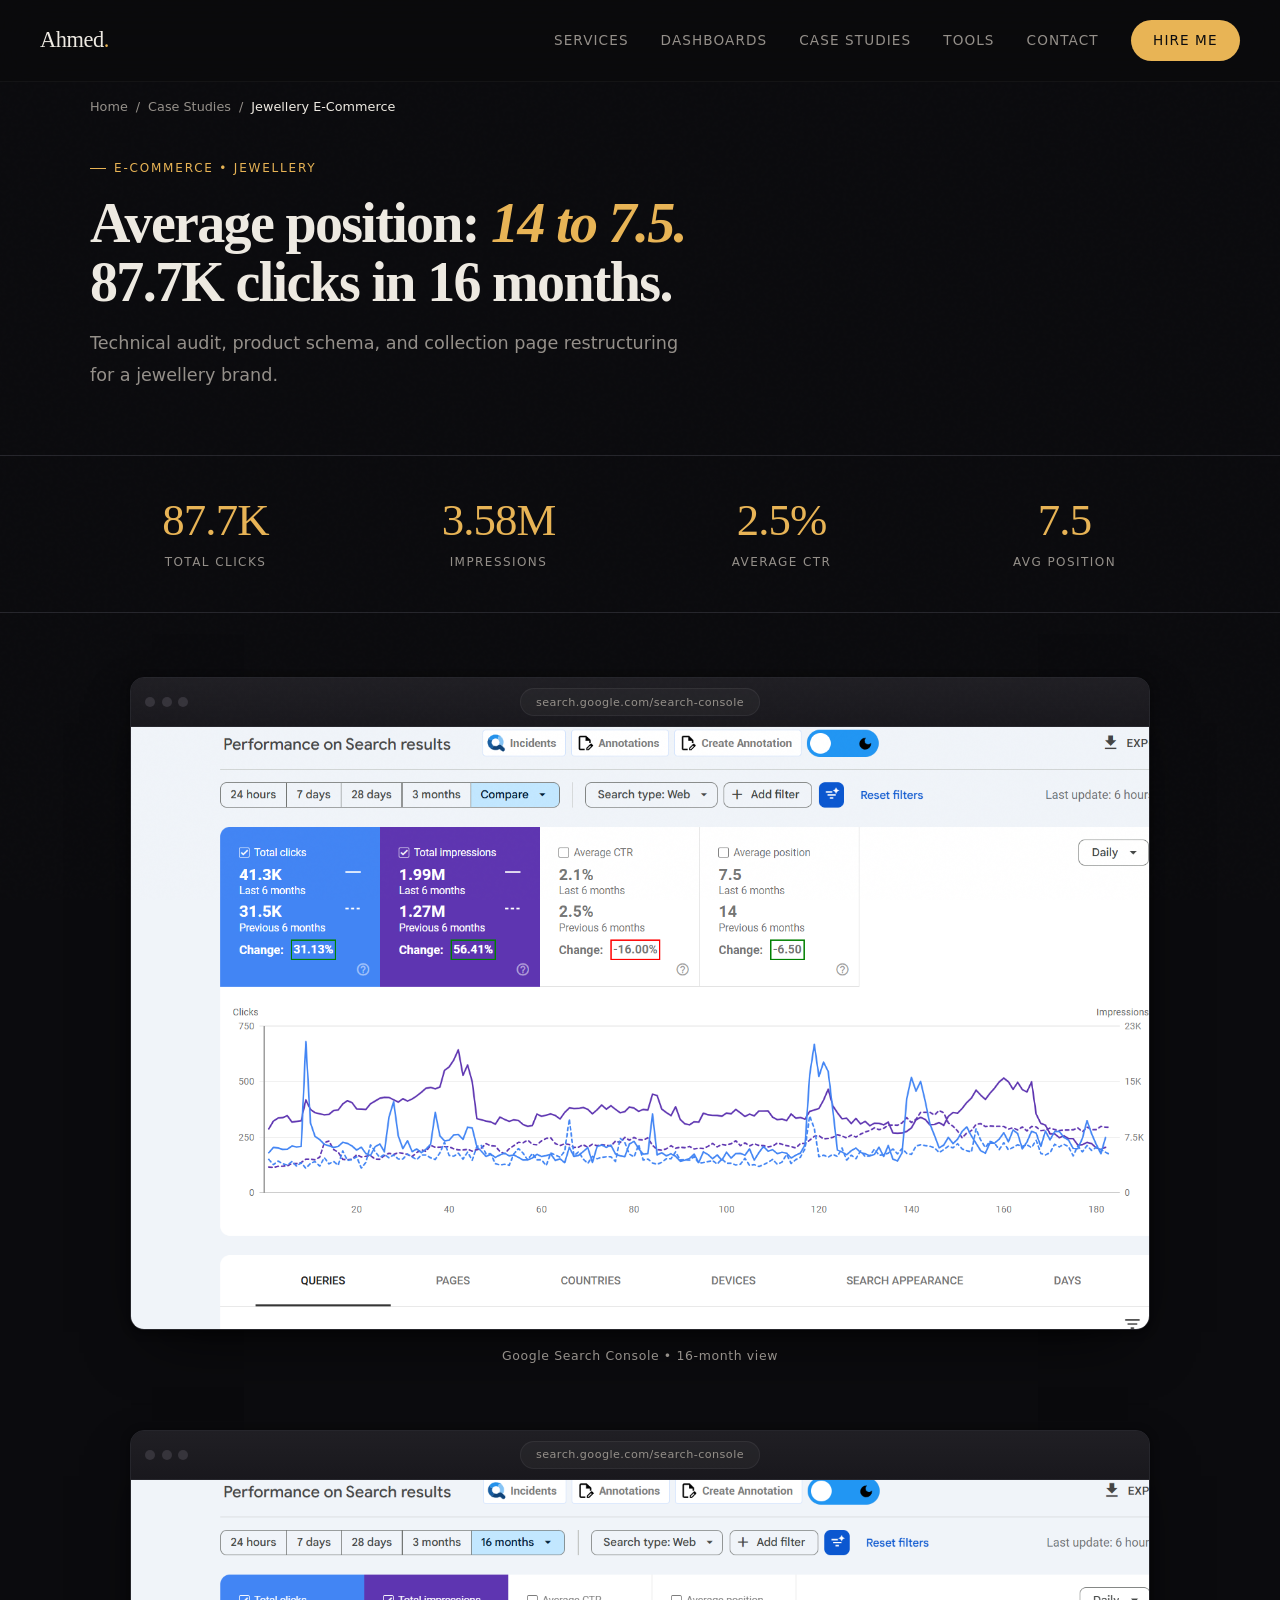
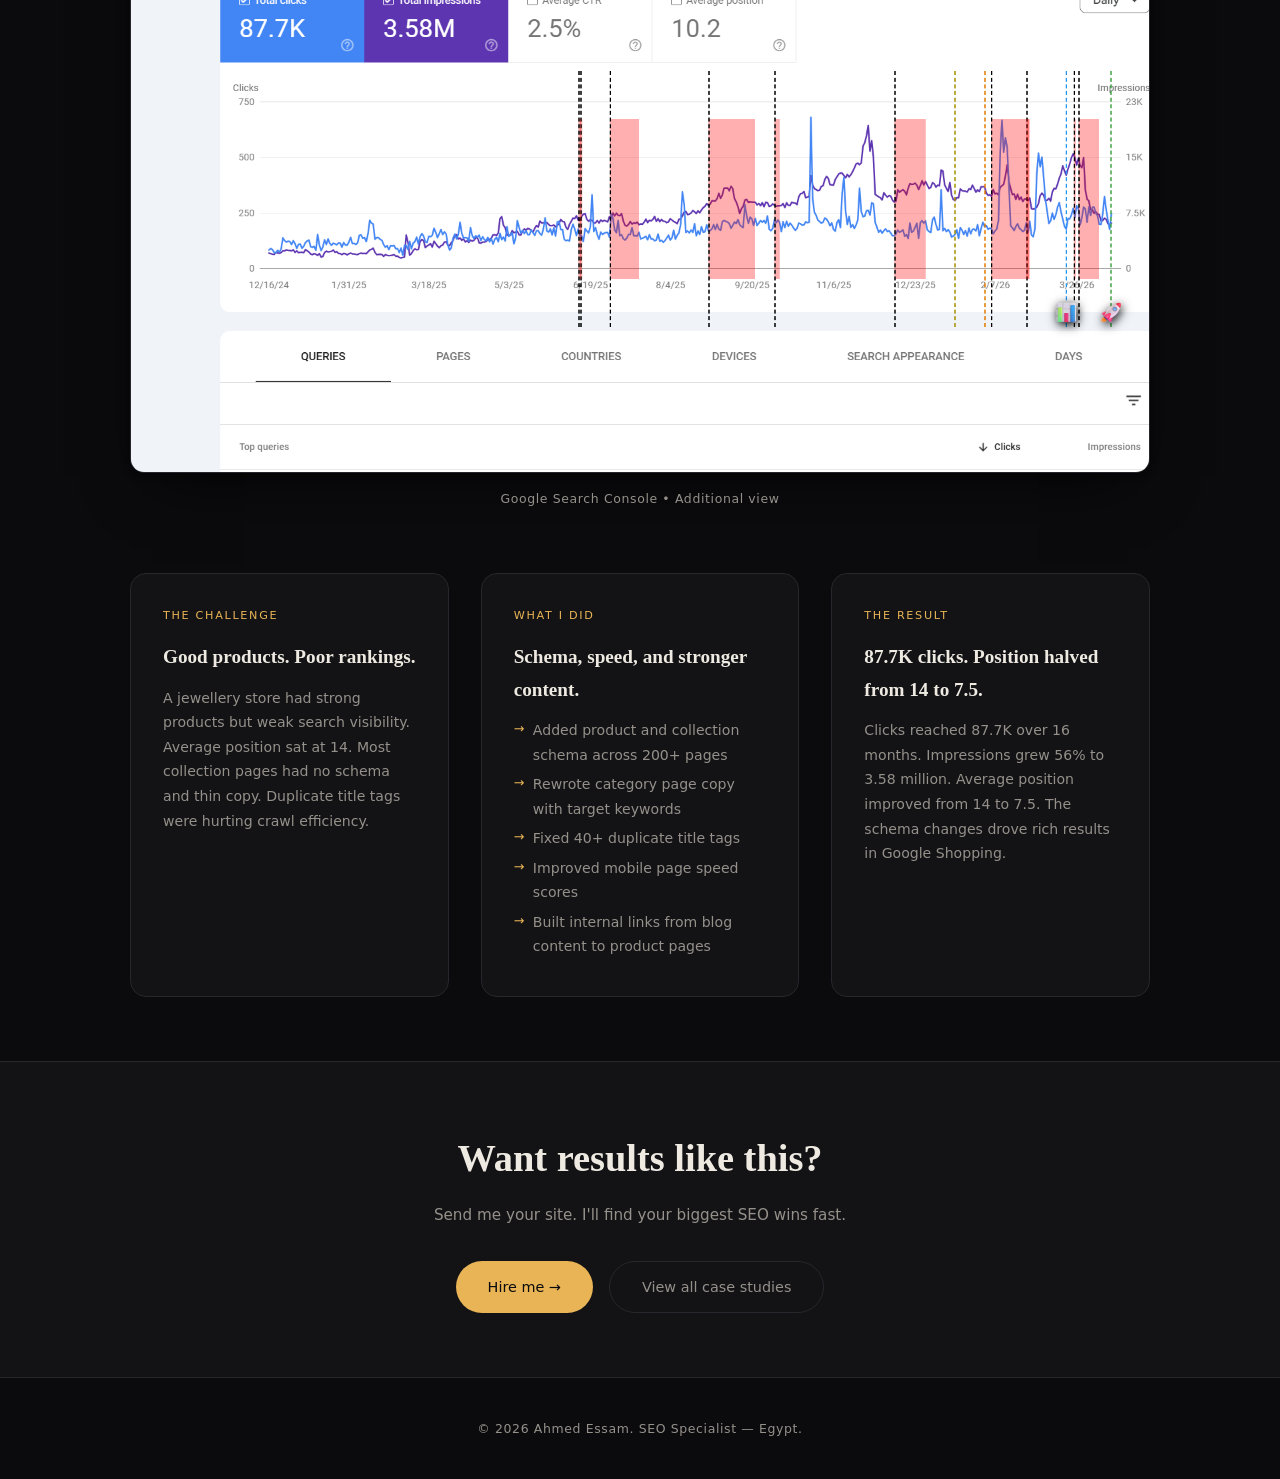
<file: case-studies/jewellery-ecommerce.html>
﻿<!DOCTYPE html>
<html lang="en">
<head>
  <meta charset="UTF-8">
  <meta name="viewport" content="width=device-width, initial-scale=1.0">
  <meta http-equiv="Content-Security-Policy" content="default-src 'self'; img-src 'self' data:; style-src 'self' 'unsafe-inline' https://fonts.googleapis.com; font-src https://fonts.gstatic.com; script-src 'self' 'unsafe-inline'">
  <title>Jewellery E-Commerce &#8212; SEO Case Study | Ahmed Essam</title>
  <meta name="description" content="How I improved average position from 14 to 7.5 and drove 87.7K clicks for a jewellery e-commerce store.">
  <link rel="preconnect" href="https://fonts.googleapis.com">
  <link rel="preconnect" href="https://fonts.gstatic.com" crossorigin>
  <link rel="preload" href="https://fonts.googleapis.com/css2?family=Instrument+Serif:ital@0;1&family=DM+Sans:ital,opsz,wght@0,9..40,300;0,9..40,400;0,9..40,500;0,9..40,600;1,9..40,300;1,9..40,400&display=swap" as="style" onload="this.onload=null;this.rel='stylesheet'">
  <noscript><link rel="stylesheet" href="https://fonts.googleapis.com/css2?family=Instrument+Serif:ital@0;1&family=DM+Sans:ital,opsz,wght@0,9..40,300;0,9..40,400;0,9..40,500;0,9..40,600;1,9..40,300;1,9..40,400&display=swap"></noscript>
  <link rel="stylesheet" href="../css/main.css">
  <link rel="stylesheet" href="../css/case-study.css">
  <link rel="canonical" href="https://ahmed0essam.github.io/portfolio/case-studies/jewellery-ecommerce.html">
  <meta property="og:url" content="https://ahmed0essam.github.io/portfolio/case-studies/jewellery-ecommerce.html">
  <meta property="og:image" content="https://ahmed0essam.github.io/portfolio/images/case-enterprise-logistics.jpg">
  <meta property="og:title" content="Jewellery E-Commerce &#8212; SEO Case Study | Ahmed Essam">
  <meta property="og:type" content="article">
  <meta name="twitter:card" content="summary_large_image">
<script type="application/ld+json">
{
  "@context": "https://schema.org",
  "@graph": [
    {
      "@type": "Article",
      "@id": "https://ahmed0essam.github.io/portfolio/case-studies/jewellery-ecommerce.html#article",
      "headline": "Jewellery E-Commerce &#8212; SEO Case Study",
      "description": "How I improved average position from 14 to 7.5 and drove 87.7K clicks for a jewellery e-commerce store.",
      "url": "https://ahmed0essam.github.io/portfolio/case-studies/jewellery-ecommerce.html",
      "inLanguage": "en",
      "author": {
        "@id": "https://ahmed0essam.github.io/portfolio/#ahmed"
      },
      "publisher": {
        "@id": "https://ahmed0essam.github.io/portfolio/#ahmed"
      },
      "isPartOf": {
        "@id": "https://ahmed0essam.github.io/portfolio/#website"
      },
      "mainEntityOfPage": {
        "@id": "https://ahmed0essam.github.io/portfolio/case-studies/jewellery-ecommerce.html#webpage"
      },
      "about": {
        "@type": "Thing",
        "name": "Search engine optimisation"
      }
    },
    {
      "@type": "WebPage",
      "@id": "https://ahmed0essam.github.io/portfolio/case-studies/jewellery-ecommerce.html#webpage",
      "url": "https://ahmed0essam.github.io/portfolio/case-studies/jewellery-ecommerce.html",
      "name": "Jewellery E-Commerce &#8212; SEO Case Study",
      "isPartOf": {
        "@id": "https://ahmed0essam.github.io/portfolio/#website"
      },
      "inLanguage": "en"
    },
    {
      "@type": "BreadcrumbList",
      "itemListElement": [
        {
          "@type": "ListItem",
          "position": 1,
          "name": "Home",
          "item": "https://ahmed0essam.github.io/portfolio/"
        },
        {
          "@type": "ListItem",
          "position": 2,
          "name": "Case studies",
          "item": "https://ahmed0essam.github.io/portfolio/case-studies.html"
        },
        {
          "@type": "ListItem",
          "position": 3,
          "name": "Jewellery E-Commerce &#8212; SEO Case Study"
        }
      ]
    }
  ]
}
</script>
</head>
<body>

<nav>
  <a href="../index.html" class="nav-logo">Ahmed<span>.</span></a>
  <div class="nav-links">
    <a href="../index.html#services">Services</a>
    <a href="../index.html#dashboards">Dashboards</a>
    <a href="../case-studies.html">Case Studies</a>
    <a href="../index.html#tools">Tools</a>
    <a href="../index.html#contact">Contact</a>
    <a href="../index.html#contact" class="nav-cta">Hire me</a>
  </div>
  <button class="mobile-toggle" id="mobileToggle" aria-label="Toggle menu">&#9776;</button>
</nav>
<div class="mobile-nav" id="mobileNav">
  <a href="../index.html#services">Services</a>
  <a href="../index.html#dashboards">Dashboards</a>
  <a href="../case-studies.html">Case Studies</a>
  <a href="../index.html#tools">Tools</a>
  <a href="../index.html#contact">Contact</a>
  <a href="mailto:ahmed0essaam@gmail.com">Hire me</a>
</div>

<div style="padding:0 2.5rem">
  <nav class="breadcrumb" aria-label="Breadcrumb">
    <a href="../index.html">Home</a>
    <span aria-hidden="true">/</span>
    <a href="../case-studies.html">Case Studies</a>
    <span aria-hidden="true">/</span>
    <span class="current">Jewellery E-Commerce</span>
  </nav>
</div>

<section class="cs-hero">
  <div class="cs-hero-inner">
    <div class="cs-tag">E-commerce &bull; Jewellery</div>
    <h1>Average position: <em>14 to 7.5.</em><br>87.7K clicks in 16 months.</h1>
    <p class="cs-hero-sub">Technical audit, product schema, and collection page restructuring for a jewellery brand.</p>
  </div>
</section>

<section class="cs-metrics">
  <div class="cs-metrics-inner">
    <div class="cs-metric reveal"><div class="cs-metric-val">87.7K</div><div class="cs-metric-label">Total Clicks</div></div>
    <div class="cs-metric reveal"><div class="cs-metric-val">3.58M</div><div class="cs-metric-label">Impressions</div></div>
    <div class="cs-metric reveal"><div class="cs-metric-val">2.5%</div><div class="cs-metric-label">Average CTR</div></div>
    <div class="cs-metric reveal"><div class="cs-metric-val">7.5</div><div class="cs-metric-label">Avg Position</div></div>
  </div>
</section>

<div class="screenshot-block">
  <div class="browser-frame">
    <div class="browser-bar" aria-hidden="true">
      <span class="browser-dots"><i></i><i></i><i></i></span>
      <span class="browser-url">search.google.com/search-console</span>
    </div>
    <img src="../images/case-jewellery-ecommerce.png"
         alt="Google Search Console performance overview — 87.7K clicks for a jewellery e-commerce brand"
         onerror="this.closest('.screenshot-block').classList.add('placeholder')"
         width="1529" height="904" loading="lazy">
  </div>
  <p class="screenshot-caption">Google Search Console &bull; 16-month view</p>
</div>

<div class="screenshot-block">
  <div class="browser-frame">
    <div class="browser-bar" aria-hidden="true">
      <span class="browser-dots"><i></i><i></i><i></i></span>
      <span class="browser-url">search.google.com/search-console</span>
    </div>
    <img src="../images/case-jewellery-ecommerce-2.png"
         alt="Google Search Console detailed data — jewellery e-commerce brand"
         onerror="this.closest('.screenshot-block').classList.add('placeholder')"
         width="1527" height="889" loading="lazy">
  </div>
  <p class="screenshot-caption">Google Search Console &bull; Additional view</p>
</div>

<div class="cs-story">
  <div class="cs-story-section reveal">
    <div class="cs-story-label">The challenge</div>
    <h2>Good products. Poor rankings.</h2>
    <p>A jewellery store had strong products but weak search visibility. Average position sat at 14. Most collection pages had no schema and thin copy. Duplicate title tags were hurting crawl efficiency.</p>
  </div>
  <div class="cs-story-section reveal">
    <div class="cs-story-label">What I did</div>
    <h2>Schema, speed, and stronger content.</h2>
    <ul>
      <li>Added product and collection schema across 200+ pages</li>
      <li>Rewrote category page copy with target keywords</li>
      <li>Fixed 40+ duplicate title tags</li>
      <li>Improved mobile page speed scores</li>
      <li>Built internal links from blog content to product pages</li>
    </ul>
  </div>
  <div class="cs-story-section reveal">
    <div class="cs-story-label">The result</div>
    <h2>87.7K clicks. Position halved from 14 to 7.5.</h2>
    <p>Clicks reached 87.7K over 16 months. Impressions grew 56% to 3.58 million. Average position improved from 14 to 7.5. The schema changes drove rich results in Google Shopping.</p>
  </div>
</div>

<section class="cs-cta">
  <h2>Want results like this?</h2>
  <p>Send me your site. I'll find your biggest SEO wins fast.</p>
  <div class="cs-cta-actions">
    <a href="mailto:ahmed0essaam@gmail.com" class="btn-primary" target="_blank" rel="noopener noreferrer">Hire me &rarr;</a>
    <a href="../case-studies.html" class="btn-secondary">View all case studies</a>
  </div>
</section>

<footer>
  <p>&copy; 2026 Ahmed Essam. SEO Specialist &#8212; Egypt.</p>
</footer>
<script src="../js/main.js"></script>
</body>
</html>
</file>
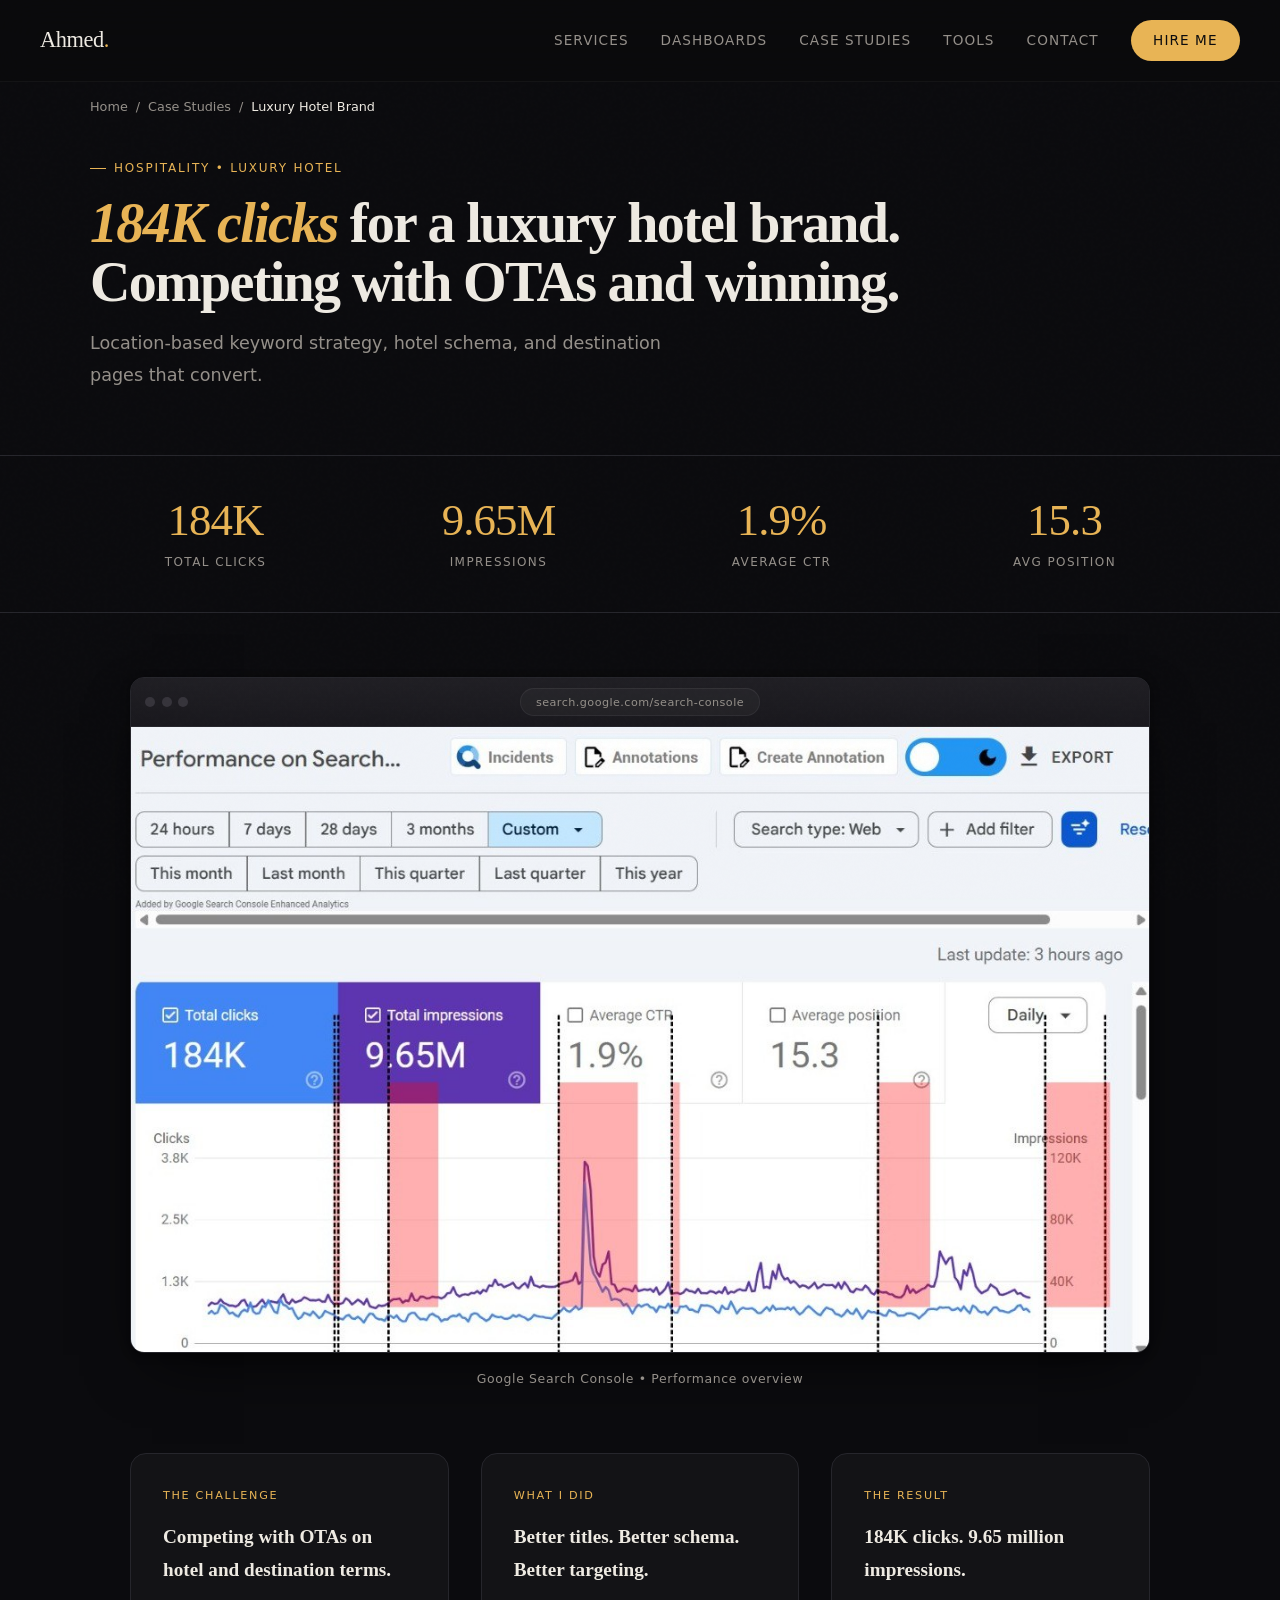
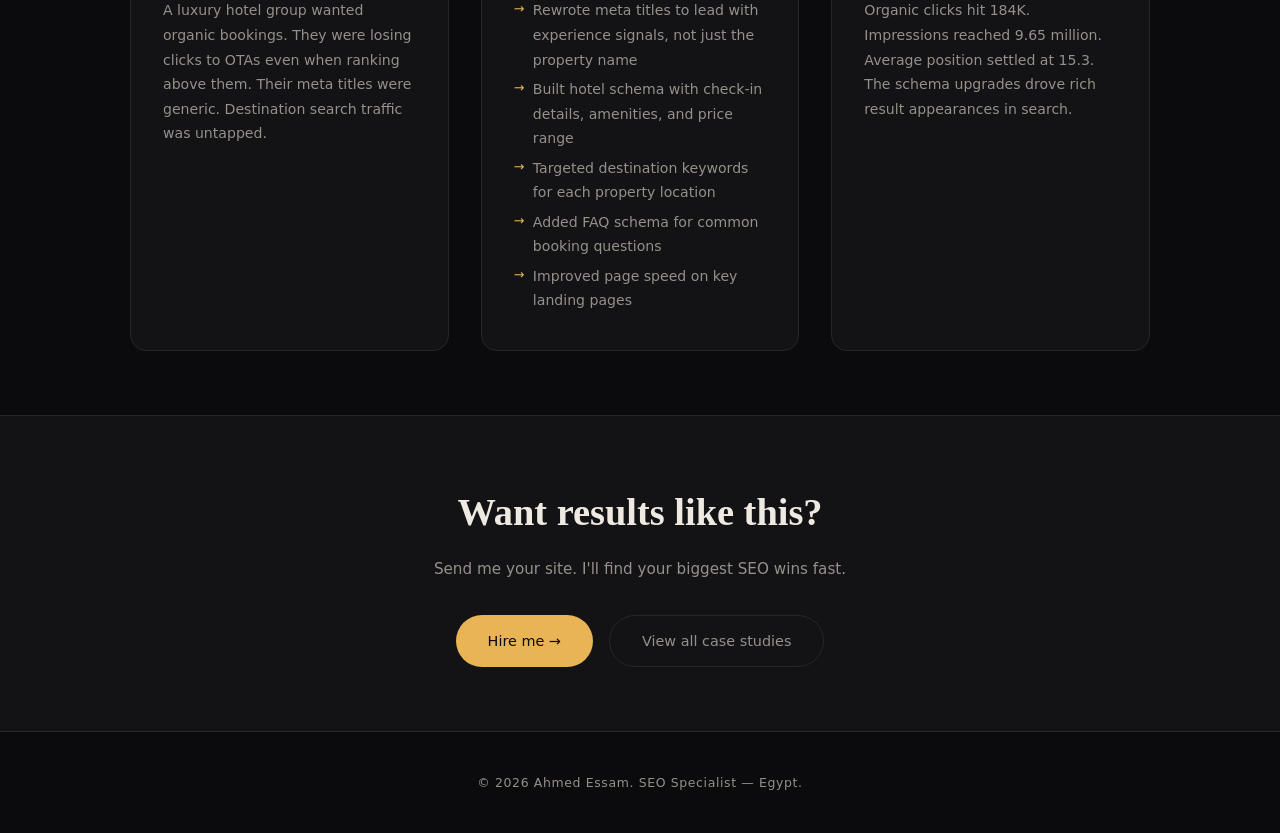
<file: case-studies/luxury-hotel-a.html>
﻿<!DOCTYPE html>
<html lang="en">
<head>
  <meta charset="UTF-8">
  <meta name="viewport" content="width=device-width, initial-scale=1.0">
  <meta http-equiv="Content-Security-Policy" content="default-src 'self'; img-src 'self' data:; style-src 'self' 'unsafe-inline' https://fonts.googleapis.com; font-src https://fonts.gstatic.com; script-src 'self' 'unsafe-inline'">
  <title>Luxury Hotel Brand &#8212; SEO Case Study | Ahmed Essam</title>
  <meta name="description" content="How I drove 184K organic clicks for a luxury hotel brand through hotel schema, destination SEO, and CTR optimization.">
  <link rel="preconnect" href="https://fonts.googleapis.com">
  <link rel="preconnect" href="https://fonts.gstatic.com" crossorigin>
  <link rel="preload" href="https://fonts.googleapis.com/css2?family=Instrument+Serif:ital@0;1&family=DM+Sans:ital,opsz,wght@0,9..40,300;0,9..40,400;0,9..40,500;0,9..40,600;1,9..40,300;1,9..40,400&display=swap" as="style" onload="this.onload=null;this.rel='stylesheet'">
  <noscript><link rel="stylesheet" href="https://fonts.googleapis.com/css2?family=Instrument+Serif:ital@0;1&family=DM+Sans:ital,opsz,wght@0,9..40,300;0,9..40,400;0,9..40,500;0,9..40,600;1,9..40,300;1,9..40,400&display=swap"></noscript>
  <link rel="stylesheet" href="../css/main.css">
  <link rel="stylesheet" href="../css/case-study.css">
  <link rel="canonical" href="https://ahmed0essam.github.io/portfolio/case-studies/luxury-hotel-a.html">
  <meta property="og:url" content="https://ahmed0essam.github.io/portfolio/case-studies/luxury-hotel-a.html">
  <meta property="og:image" content="https://ahmed0essam.github.io/portfolio/images/case-enterprise-logistics.jpg">
  <meta property="og:title" content="Luxury Hotel Brand &#8212; SEO Case Study | Ahmed Essam">
  <meta property="og:type" content="article">
  <meta name="twitter:card" content="summary_large_image">
<script type="application/ld+json">
{
  "@context": "https://schema.org",
  "@graph": [
    {
      "@type": "Article",
      "@id": "https://ahmed0essam.github.io/portfolio/case-studies/luxury-hotel-a.html#article",
      "headline": "Luxury Hotel Brand &#8212; SEO Case Study",
      "description": "How I drove 184K organic clicks for a luxury hotel brand through hotel schema, destination SEO, and CTR optimization.",
      "url": "https://ahmed0essam.github.io/portfolio/case-studies/luxury-hotel-a.html",
      "inLanguage": "en",
      "author": {
        "@id": "https://ahmed0essam.github.io/portfolio/#ahmed"
      },
      "publisher": {
        "@id": "https://ahmed0essam.github.io/portfolio/#ahmed"
      },
      "isPartOf": {
        "@id": "https://ahmed0essam.github.io/portfolio/#website"
      },
      "mainEntityOfPage": {
        "@id": "https://ahmed0essam.github.io/portfolio/case-studies/luxury-hotel-a.html#webpage"
      },
      "about": {
        "@type": "Thing",
        "name": "Search engine optimisation"
      }
    },
    {
      "@type": "WebPage",
      "@id": "https://ahmed0essam.github.io/portfolio/case-studies/luxury-hotel-a.html#webpage",
      "url": "https://ahmed0essam.github.io/portfolio/case-studies/luxury-hotel-a.html",
      "name": "Luxury Hotel Brand &#8212; SEO Case Study",
      "isPartOf": {
        "@id": "https://ahmed0essam.github.io/portfolio/#website"
      },
      "inLanguage": "en"
    },
    {
      "@type": "BreadcrumbList",
      "itemListElement": [
        {
          "@type": "ListItem",
          "position": 1,
          "name": "Home",
          "item": "https://ahmed0essam.github.io/portfolio/"
        },
        {
          "@type": "ListItem",
          "position": 2,
          "name": "Case studies",
          "item": "https://ahmed0essam.github.io/portfolio/case-studies.html"
        },
        {
          "@type": "ListItem",
          "position": 3,
          "name": "Luxury Hotel Brand &#8212; SEO Case Study"
        }
      ]
    }
  ]
}
</script>
</head>
<body>

<nav>
  <a href="../index.html" class="nav-logo">Ahmed<span>.</span></a>
  <div class="nav-links">
    <a href="../index.html#services">Services</a>
    <a href="../index.html#dashboards">Dashboards</a>
    <a href="../case-studies.html">Case Studies</a>
    <a href="../index.html#tools">Tools</a>
    <a href="../index.html#contact">Contact</a>
    <a href="mailto:ahmed0essaam@gmail.com" class="nav-cta" target="_blank" rel="noopener noreferrer">Hire me</a>
  </div>
  <button class="mobile-toggle" id="mobileToggle" aria-label="Toggle menu">&#9776;</button>
</nav>
<div class="mobile-nav" id="mobileNav">
  <a href="../index.html#services">Services</a>
  <a href="../index.html#dashboards">Dashboards</a>
  <a href="../case-studies.html">Case Studies</a>
  <a href="../index.html#tools">Tools</a>
  <a href="../index.html#contact">Contact</a>
  <a href="mailto:ahmed0essaam@gmail.com" target="_blank" rel="noopener noreferrer">Hire me</a>
</div>

<div style="padding:0 2.5rem">
  <nav class="breadcrumb" aria-label="Breadcrumb">
    <a href="../index.html">Home</a>
    <span aria-hidden="true">/</span>
    <a href="../case-studies.html">Case Studies</a>
    <span aria-hidden="true">/</span>
    <span class="current">Luxury Hotel Brand</span>
  </nav>
</div>

<section class="cs-hero">
  <div class="cs-hero-inner">
    <div class="cs-tag">Hospitality &bull; Luxury Hotel</div>
    <h1><em>184K clicks</em> for a luxury hotel brand.<br>Competing with OTAs and winning.</h1>
    <p class="cs-hero-sub">Location-based keyword strategy, hotel schema, and destination pages that convert.</p>
  </div>
</section>

<section class="cs-metrics">
  <div class="cs-metrics-inner">
    <div class="cs-metric reveal"><div class="cs-metric-val">184K</div><div class="cs-metric-label">Total Clicks</div></div>
    <div class="cs-metric reveal"><div class="cs-metric-val">9.65M</div><div class="cs-metric-label">Impressions</div></div>
    <div class="cs-metric reveal"><div class="cs-metric-val">1.9%</div><div class="cs-metric-label">Average CTR</div></div>
    <div class="cs-metric reveal"><div class="cs-metric-val">15.3</div><div class="cs-metric-label">Avg Position</div></div>
  </div>
</section>

<div class="screenshot-block">
  <div class="browser-frame">
    <div class="browser-bar" aria-hidden="true">
      <span class="browser-dots"><i></i><i></i><i></i></span>
      <span class="browser-url">search.google.com/search-console</span>
    </div>
    <img src="../images/case-luxury-hotel-a.jpg"
         alt="Google Search Console data showing 184K clicks for a luxury hotel brand"
         onerror="this.closest('.screenshot-block').classList.add('placeholder')"
         width="1140" height="700" loading="lazy">
  </div>
  <p class="screenshot-caption">Google Search Console &bull; Performance overview</p>
</div>

<div class="cs-story">
  <div class="cs-story-section reveal">
    <div class="cs-story-label">The challenge</div>
    <h2>Competing with OTAs on hotel and destination terms.</h2>
    <p>A luxury hotel group wanted organic bookings. They were losing clicks to OTAs even when ranking above them. Their meta titles were generic. Destination search traffic was untapped.</p>
  </div>
  <div class="cs-story-section reveal">
    <div class="cs-story-label">What I did</div>
    <h2>Better titles. Better schema. Better targeting.</h2>
    <ul>
      <li>Rewrote meta titles to lead with experience signals, not just the property name</li>
      <li>Built hotel schema with check-in details, amenities, and price range</li>
      <li>Targeted destination keywords for each property location</li>
      <li>Added FAQ schema for common booking questions</li>
      <li>Improved page speed on key landing pages</li>
    </ul>
  </div>
  <div class="cs-story-section reveal">
    <div class="cs-story-label">The result</div>
    <h2>184K clicks. 9.65 million impressions.</h2>
    <p>Organic clicks hit 184K. Impressions reached 9.65 million. Average position settled at 15.3. The schema upgrades drove rich result appearances in search.</p>
  </div>
</div>

<section class="cs-cta">
  <h2>Want results like this?</h2>
  <p>Send me your site. I'll find your biggest SEO wins fast.</p>
  <div class="cs-cta-actions">
    <a href="mailto:ahmed0essaam@gmail.com" class="btn-primary" target="_blank" rel="noopener noreferrer">Hire me &rarr;</a>
    <a href="../case-studies.html" class="btn-secondary">View all case studies</a>
  </div>
</section>

<footer>
  <p>&copy; 2026 Ahmed Essam. SEO Specialist &#8212; Egypt.</p>
</footer>
<script src="../js/main.js"></script>
</body>
</html>
</file>
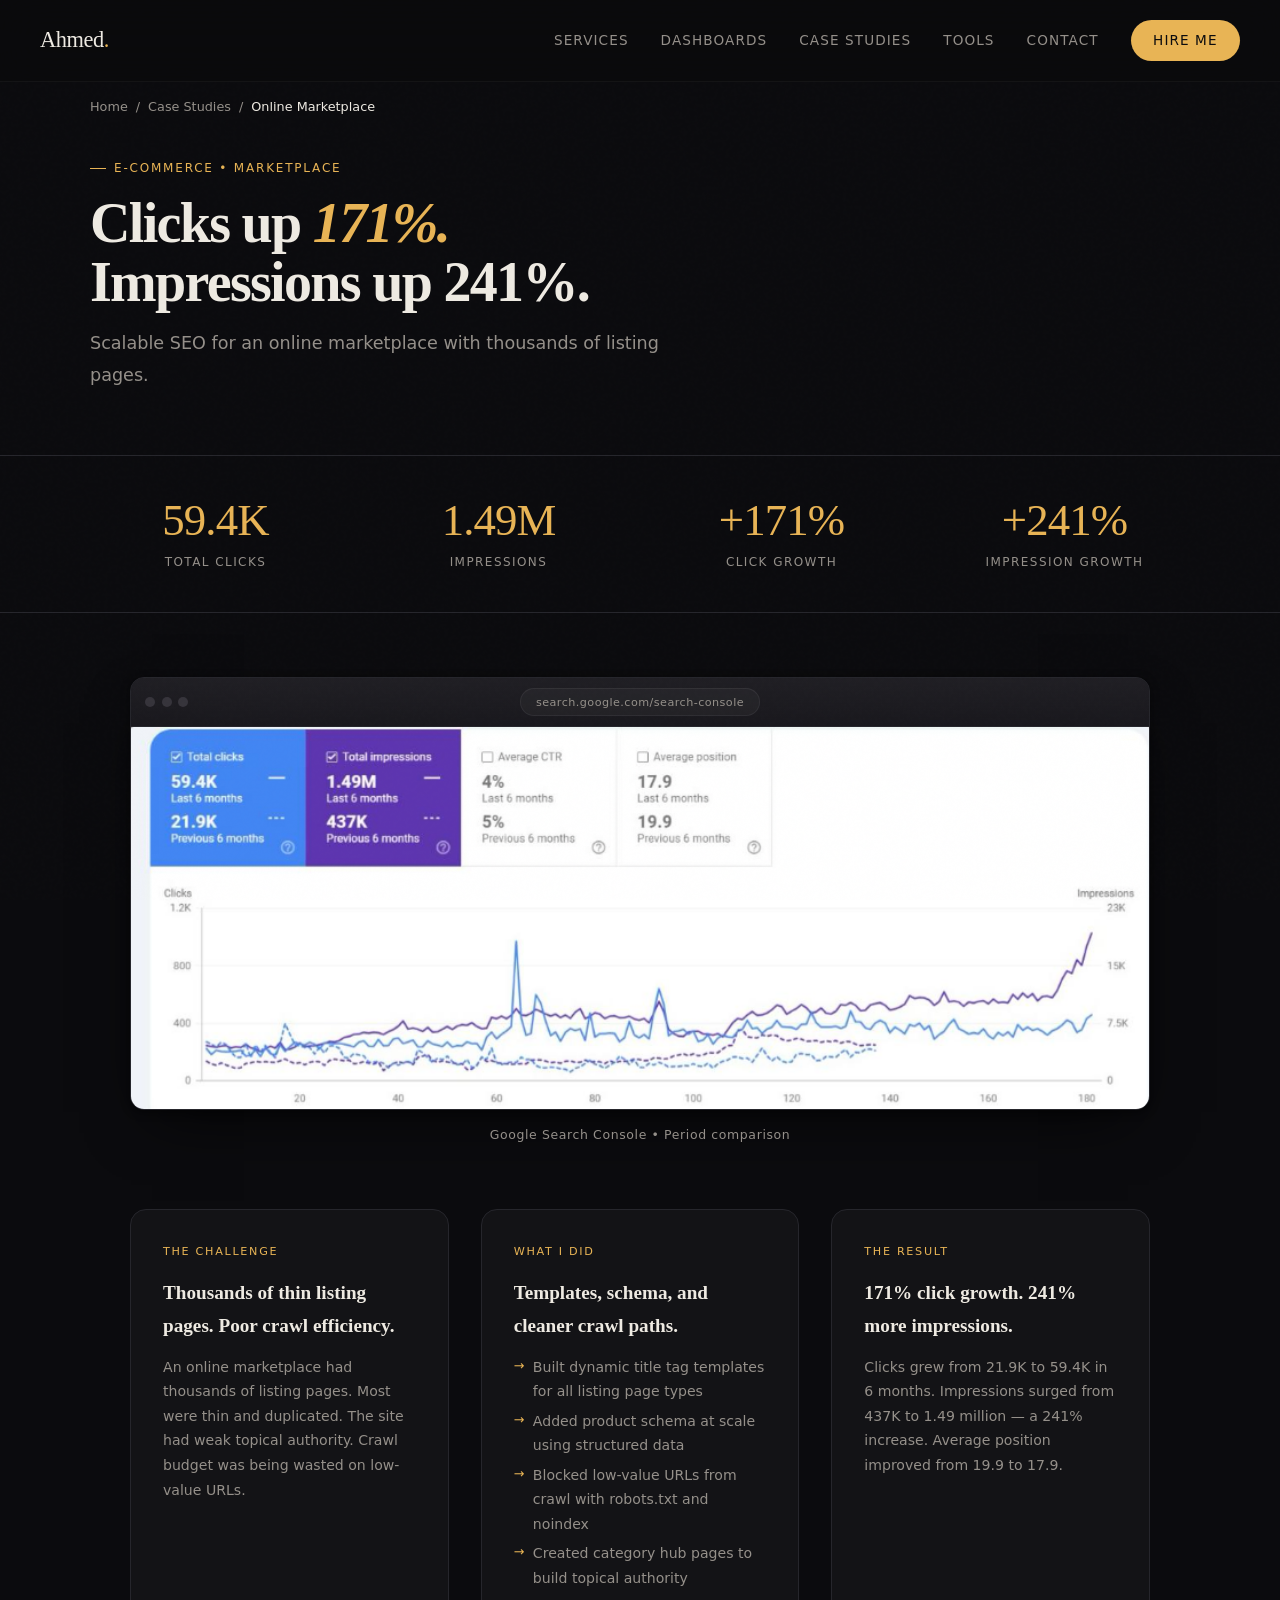
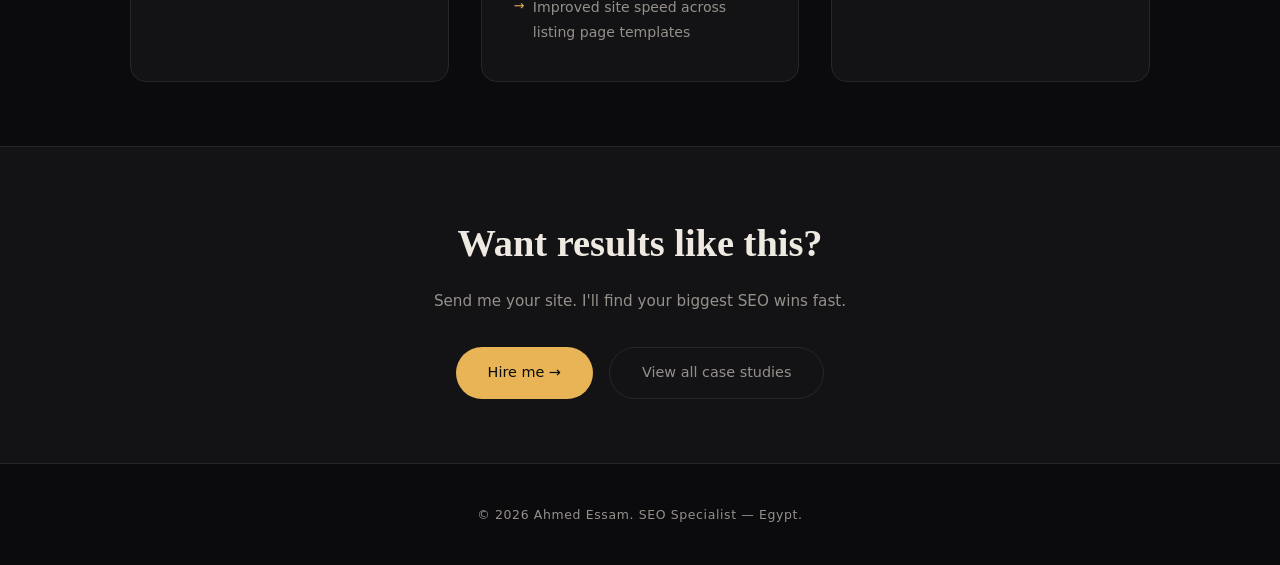
<file: case-studies/marketplace.html>
﻿<!DOCTYPE html>
<html lang="en">
<head>
  <meta charset="UTF-8">
  <meta name="viewport" content="width=device-width, initial-scale=1.0">
  <meta http-equiv="Content-Security-Policy" content="default-src 'self'; img-src 'self' data:; style-src 'self' 'unsafe-inline' https://fonts.googleapis.com; font-src https://fonts.gstatic.com; script-src 'self' 'unsafe-inline'">
  <title>Online Marketplace &#8212; SEO Case Study | Ahmed Essam</title>
  <meta name="description" content="How I grew clicks by 171% for an online marketplace through listing page templates, schema, and crawl efficiency.">
  <link rel="preconnect" href="https://fonts.googleapis.com">
  <link rel="preconnect" href="https://fonts.gstatic.com" crossorigin>
  <link rel="preload" href="https://fonts.googleapis.com/css2?family=Instrument+Serif:ital@0;1&family=DM+Sans:ital,opsz,wght@0,9..40,300;0,9..40,400;0,9..40,500;0,9..40,600;1,9..40,300;1,9..40,400&display=swap" as="style" onload="this.onload=null;this.rel='stylesheet'">
  <noscript><link rel="stylesheet" href="https://fonts.googleapis.com/css2?family=Instrument+Serif:ital@0;1&family=DM+Sans:ital,opsz,wght@0,9..40,300;0,9..40,400;0,9..40,500;0,9..40,600;1,9..40,300;1,9..40,400&display=swap"></noscript>
  <link rel="stylesheet" href="../css/main.css">
  <link rel="stylesheet" href="../css/case-study.css">
  <link rel="canonical" href="https://ahmed0essam.github.io/portfolio/case-studies/marketplace.html">
  <meta property="og:url" content="https://ahmed0essam.github.io/portfolio/case-studies/marketplace.html">
  <meta property="og:image" content="https://ahmed0essam.github.io/portfolio/images/case-enterprise-logistics.jpg">
  <meta property="og:title" content="Online Marketplace &#8212; SEO Case Study | Ahmed Essam">
  <meta property="og:type" content="article">
  <meta name="twitter:card" content="summary_large_image">
<script type="application/ld+json">
{
  "@context": "https://schema.org",
  "@graph": [
    {
      "@type": "Article",
      "@id": "https://ahmed0essam.github.io/portfolio/case-studies/marketplace.html#article",
      "headline": "Online Marketplace &#8212; SEO Case Study",
      "description": "How I grew clicks by 171% for an online marketplace through listing page templates, schema, and crawl efficiency.",
      "url": "https://ahmed0essam.github.io/portfolio/case-studies/marketplace.html",
      "inLanguage": "en",
      "author": {
        "@id": "https://ahmed0essam.github.io/portfolio/#ahmed"
      },
      "publisher": {
        "@id": "https://ahmed0essam.github.io/portfolio/#ahmed"
      },
      "isPartOf": {
        "@id": "https://ahmed0essam.github.io/portfolio/#website"
      },
      "mainEntityOfPage": {
        "@id": "https://ahmed0essam.github.io/portfolio/case-studies/marketplace.html#webpage"
      },
      "about": {
        "@type": "Thing",
        "name": "Search engine optimisation"
      }
    },
    {
      "@type": "WebPage",
      "@id": "https://ahmed0essam.github.io/portfolio/case-studies/marketplace.html#webpage",
      "url": "https://ahmed0essam.github.io/portfolio/case-studies/marketplace.html",
      "name": "Online Marketplace &#8212; SEO Case Study",
      "isPartOf": {
        "@id": "https://ahmed0essam.github.io/portfolio/#website"
      },
      "inLanguage": "en"
    },
    {
      "@type": "BreadcrumbList",
      "itemListElement": [
        {
          "@type": "ListItem",
          "position": 1,
          "name": "Home",
          "item": "https://ahmed0essam.github.io/portfolio/"
        },
        {
          "@type": "ListItem",
          "position": 2,
          "name": "Case studies",
          "item": "https://ahmed0essam.github.io/portfolio/case-studies.html"
        },
        {
          "@type": "ListItem",
          "position": 3,
          "name": "Online Marketplace &#8212; SEO Case Study"
        }
      ]
    }
  ]
}
</script>
</head>
<body>

<nav>
  <a href="../index.html" class="nav-logo">Ahmed<span>.</span></a>
  <div class="nav-links">
    <a href="../index.html#services">Services</a>
    <a href="../index.html#dashboards">Dashboards</a>
    <a href="../case-studies.html">Case Studies</a>
    <a href="../index.html#tools">Tools</a>
    <a href="../index.html#contact">Contact</a>
    <a href="mailto:ahmed0essaam@gmail.com" class="nav-cta" target="_blank" rel="noopener noreferrer">Hire me</a>
  </div>
  <button class="mobile-toggle" id="mobileToggle" aria-label="Toggle menu">&#9776;</button>
</nav>
<div class="mobile-nav" id="mobileNav">
  <a href="../index.html#services">Services</a>
  <a href="../index.html#dashboards">Dashboards</a>
  <a href="../case-studies.html">Case Studies</a>
  <a href="../index.html#tools">Tools</a>
  <a href="../index.html#contact">Contact</a>
  <a href="mailto:ahmed0essaam@gmail.com" target="_blank" rel="noopener noreferrer">Hire me</a>
</div>

<div style="padding:0 2.5rem">
  <nav class="breadcrumb" aria-label="Breadcrumb">
    <a href="../index.html">Home</a>
    <span aria-hidden="true">/</span>
    <a href="../case-studies.html">Case Studies</a>
    <span aria-hidden="true">/</span>
    <span class="current">Online Marketplace</span>
  </nav>
</div>

<section class="cs-hero">
  <div class="cs-hero-inner">
    <div class="cs-tag">E-commerce &bull; Marketplace</div>
    <h1>Clicks up <em>171%.</em><br>Impressions up 241%.</h1>
    <p class="cs-hero-sub">Scalable SEO for an online marketplace with thousands of listing pages.</p>
  </div>
</section>

<section class="cs-metrics">
  <div class="cs-metrics-inner">
    <div class="cs-metric reveal"><div class="cs-metric-val">59.4K</div><div class="cs-metric-label">Total Clicks</div></div>
    <div class="cs-metric reveal"><div class="cs-metric-val">1.49M</div><div class="cs-metric-label">Impressions</div></div>
    <div class="cs-metric reveal"><div class="cs-metric-val">+171%</div><div class="cs-metric-label">Click Growth</div></div>
    <div class="cs-metric reveal"><div class="cs-metric-val">+241%</div><div class="cs-metric-label">Impression Growth</div></div>
  </div>
</section>

<div class="screenshot-block">
  <div class="browser-frame">
    <div class="browser-bar" aria-hidden="true">
      <span class="browser-dots"><i></i><i></i><i></i></span>
      <span class="browser-url">search.google.com/search-console</span>
    </div>
    <img src="../images/case-marketplace.png"
         alt="Google Search Console data showing 171% click growth for an online marketplace"
         onerror="this.closest('.screenshot-block').classList.add('placeholder')"
         width="889" height="333" loading="lazy">
  </div>
  <p class="screenshot-caption">Google Search Console &bull; Period comparison</p>
</div>

<div class="cs-story">
  <div class="cs-story-section reveal">
    <div class="cs-story-label">The challenge</div>
    <h2>Thousands of thin listing pages. Poor crawl efficiency.</h2>
    <p>An online marketplace had thousands of listing pages. Most were thin and duplicated. The site had weak topical authority. Crawl budget was being wasted on low-value URLs.</p>
  </div>
  <div class="cs-story-section reveal">
    <div class="cs-story-label">What I did</div>
    <h2>Templates, schema, and cleaner crawl paths.</h2>
    <ul>
      <li>Built dynamic title tag templates for all listing page types</li>
      <li>Added product schema at scale using structured data</li>
      <li>Blocked low-value URLs from crawl with robots.txt and noindex</li>
      <li>Created category hub pages to build topical authority</li>
      <li>Improved site speed across listing page templates</li>
    </ul>
  </div>
  <div class="cs-story-section reveal">
    <div class="cs-story-label">The result</div>
    <h2>171% click growth. 241% more impressions.</h2>
    <p>Clicks grew from 21.9K to 59.4K in 6 months. Impressions surged from 437K to 1.49 million &#8212; a 241% increase. Average position improved from 19.9 to 17.9.</p>
  </div>
</div>

<section class="cs-cta">
  <h2>Want results like this?</h2>
  <p>Send me your site. I'll find your biggest SEO wins fast.</p>
  <div class="cs-cta-actions">
    <a href="mailto:ahmed0essaam@gmail.com" class="btn-primary" target="_blank" rel="noopener noreferrer">Hire me &rarr;</a>
    <a href="../case-studies.html" class="btn-secondary">View all case studies</a>
  </div>
</section>

<footer>
  <p>&copy; 2026 Ahmed Essam. SEO Specialist &#8212; Egypt.</p>
</footer>
<script src="../js/main.js"></script>
</body>
</html>
</file>
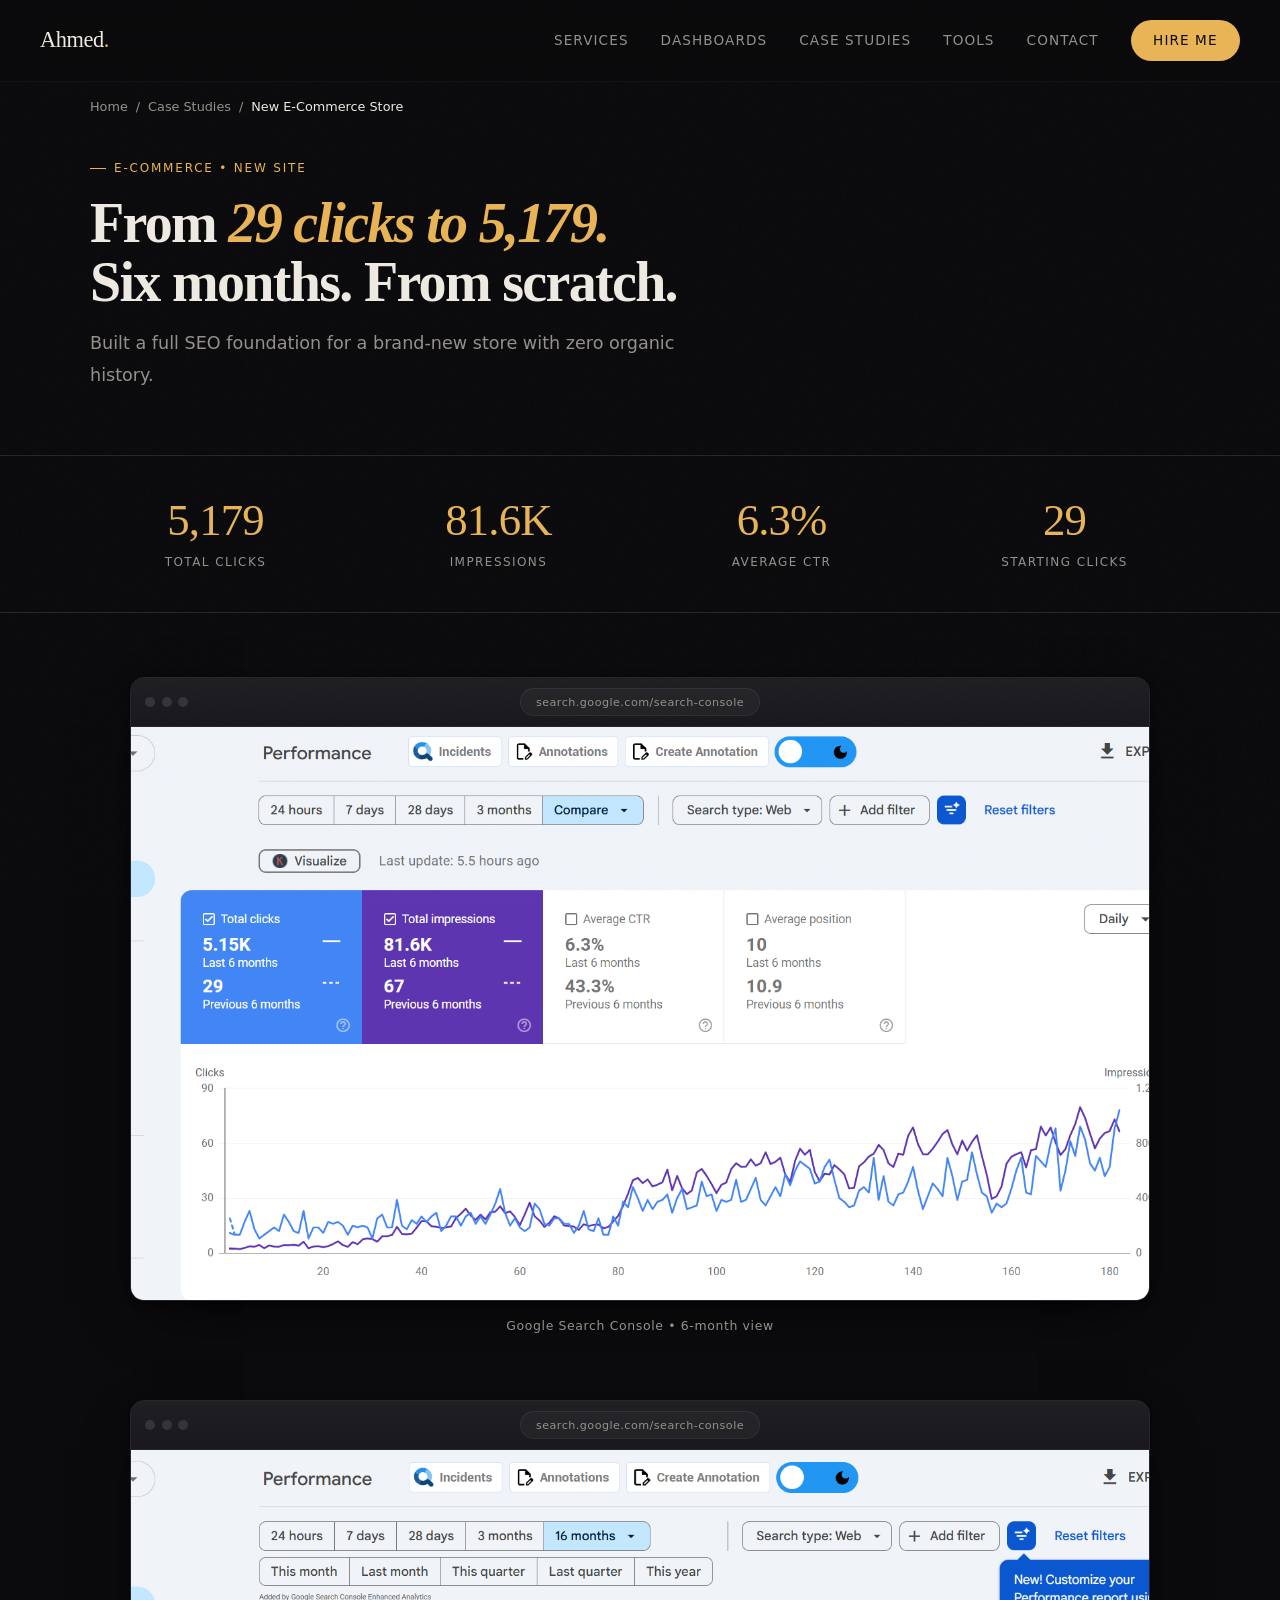
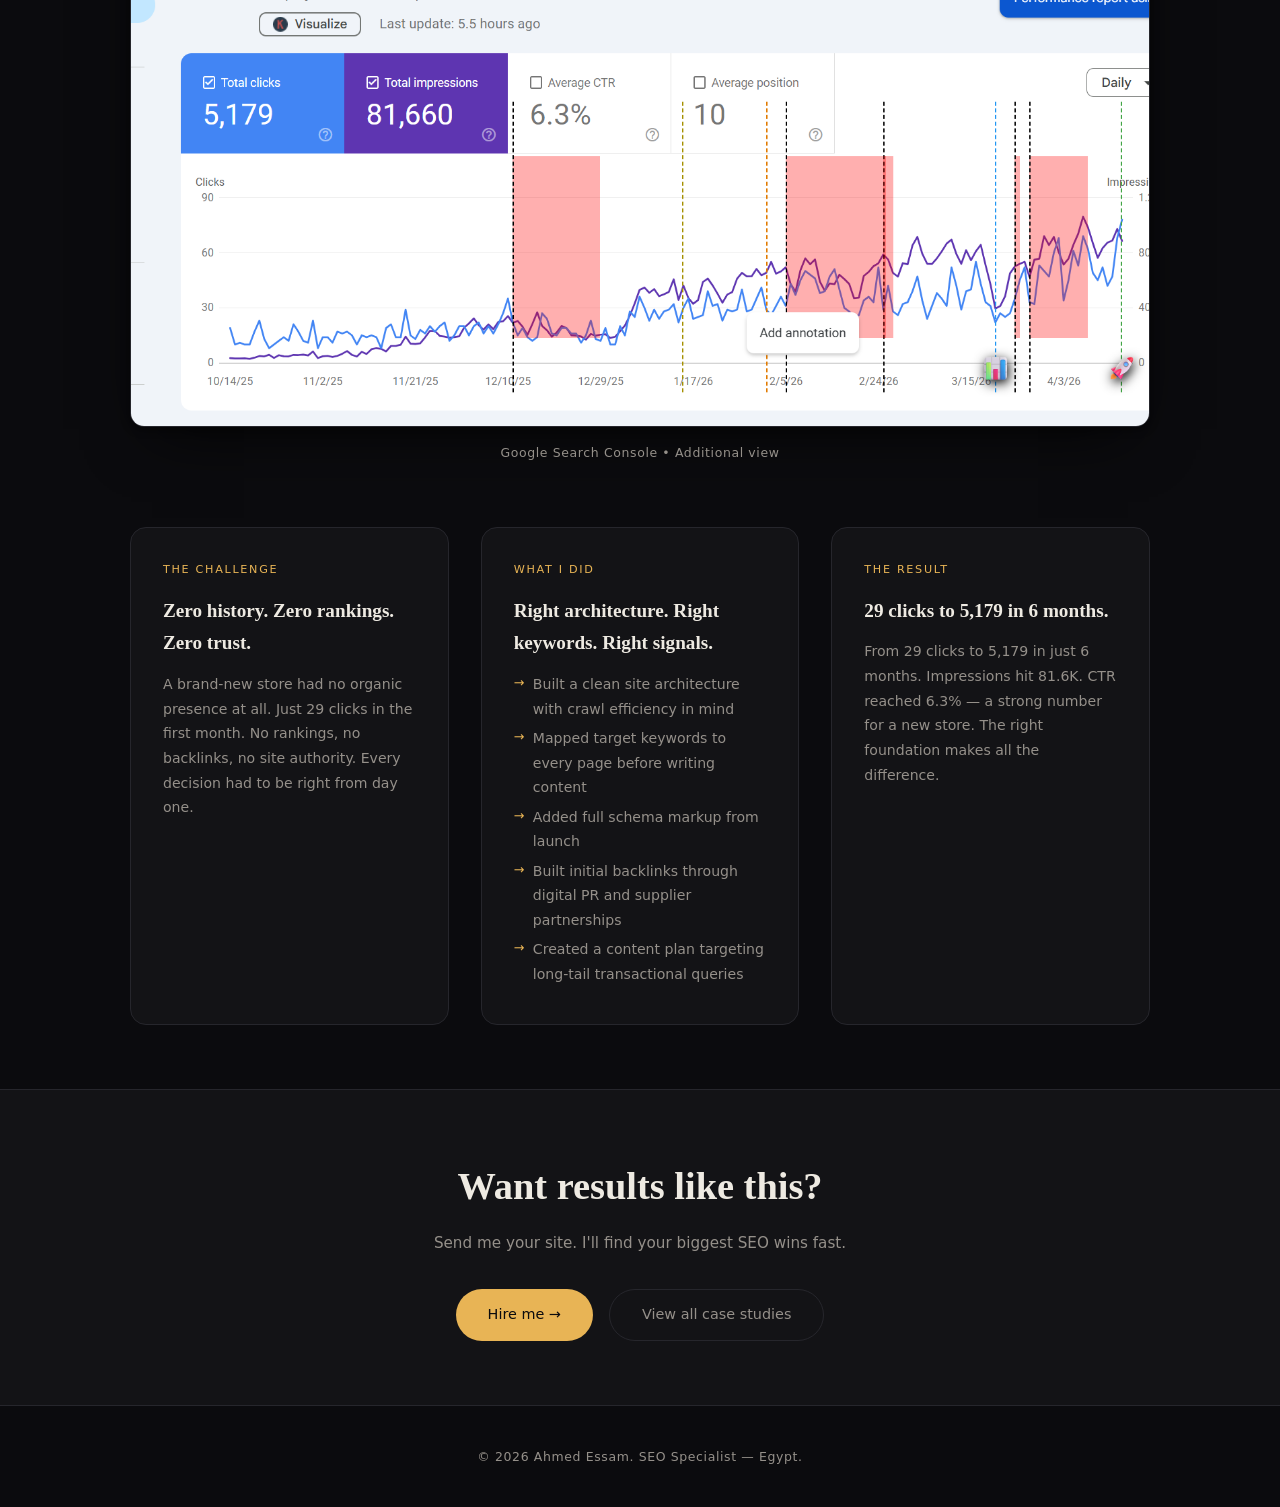
<file: case-studies/new-store.html>
﻿<!DOCTYPE html>
<html lang="en">
<head>
  <meta charset="UTF-8">
  <meta name="viewport" content="width=device-width, initial-scale=1.0">
  <meta http-equiv="Content-Security-Policy" content="default-src 'self'; img-src 'self' data:; style-src 'self' 'unsafe-inline' https://fonts.googleapis.com; font-src https://fonts.gstatic.com; script-src 'self' 'unsafe-inline'">
  <title>New E-Commerce Store &#8212; SEO Case Study | Ahmed Essam</title>
  <meta name="description" content="How I grew a brand-new e-commerce store from 29 clicks to 5,179 in 6 months by building SEO from scratch.">
  <link rel="preconnect" href="https://fonts.googleapis.com">
  <link rel="preconnect" href="https://fonts.gstatic.com" crossorigin>
  <link rel="preload" href="https://fonts.googleapis.com/css2?family=Instrument+Serif:ital@0;1&family=DM+Sans:ital,opsz,wght@0,9..40,300;0,9..40,400;0,9..40,500;0,9..40,600;1,9..40,300;1,9..40,400&display=swap" as="style" onload="this.onload=null;this.rel='stylesheet'">
  <noscript><link rel="stylesheet" href="https://fonts.googleapis.com/css2?family=Instrument+Serif:ital@0;1&family=DM+Sans:ital,opsz,wght@0,9..40,300;0,9..40,400;0,9..40,500;0,9..40,600;1,9..40,300;1,9..40,400&display=swap"></noscript>
  <link rel="stylesheet" href="../css/main.css">
  <link rel="stylesheet" href="../css/case-study.css">
  <link rel="canonical" href="https://ahmed0essam.github.io/portfolio/case-studies/new-store.html">
  <meta property="og:url" content="https://ahmed0essam.github.io/portfolio/case-studies/new-store.html">
  <meta property="og:image" content="https://ahmed0essam.github.io/portfolio/images/case-enterprise-logistics.jpg">
  <meta property="og:title" content="New E-Commerce Store &#8212; SEO Case Study | Ahmed Essam">
  <meta property="og:type" content="article">
  <meta name="twitter:card" content="summary_large_image">
<script type="application/ld+json">
{
  "@context": "https://schema.org",
  "@graph": [
    {
      "@type": "Article",
      "@id": "https://ahmed0essam.github.io/portfolio/case-studies/new-store.html#article",
      "headline": "New E-Commerce Store &#8212; SEO Case Study",
      "description": "How I grew a brand-new e-commerce store from 29 clicks to 5,179 in 6 months by building SEO from scratch.",
      "url": "https://ahmed0essam.github.io/portfolio/case-studies/new-store.html",
      "inLanguage": "en",
      "author": {
        "@id": "https://ahmed0essam.github.io/portfolio/#ahmed"
      },
      "publisher": {
        "@id": "https://ahmed0essam.github.io/portfolio/#ahmed"
      },
      "isPartOf": {
        "@id": "https://ahmed0essam.github.io/portfolio/#website"
      },
      "mainEntityOfPage": {
        "@id": "https://ahmed0essam.github.io/portfolio/case-studies/new-store.html#webpage"
      },
      "about": {
        "@type": "Thing",
        "name": "Search engine optimisation"
      }
    },
    {
      "@type": "WebPage",
      "@id": "https://ahmed0essam.github.io/portfolio/case-studies/new-store.html#webpage",
      "url": "https://ahmed0essam.github.io/portfolio/case-studies/new-store.html",
      "name": "New E-Commerce Store &#8212; SEO Case Study",
      "isPartOf": {
        "@id": "https://ahmed0essam.github.io/portfolio/#website"
      },
      "inLanguage": "en"
    },
    {
      "@type": "BreadcrumbList",
      "itemListElement": [
        {
          "@type": "ListItem",
          "position": 1,
          "name": "Home",
          "item": "https://ahmed0essam.github.io/portfolio/"
        },
        {
          "@type": "ListItem",
          "position": 2,
          "name": "Case studies",
          "item": "https://ahmed0essam.github.io/portfolio/case-studies.html"
        },
        {
          "@type": "ListItem",
          "position": 3,
          "name": "New E-Commerce Store &#8212; SEO Case Study"
        }
      ]
    }
  ]
}
</script>
</head>
<body>

<nav>
  <a href="../index.html" class="nav-logo">Ahmed<span>.</span></a>
  <div class="nav-links">
    <a href="../index.html#services">Services</a>
    <a href="../index.html#dashboards">Dashboards</a>
    <a href="../case-studies.html">Case Studies</a>
    <a href="../index.html#tools">Tools</a>
    <a href="../index.html#contact">Contact</a>
    <a href="mailto:ahmed0essaam@gmail.com" class="nav-cta" target="_blank" rel="noopener noreferrer">Hire me</a>
  </div>
  <button class="mobile-toggle" id="mobileToggle" aria-label="Toggle menu">&#9776;</button>
</nav>
<div class="mobile-nav" id="mobileNav">
  <a href="../index.html#services">Services</a>
  <a href="../index.html#dashboards">Dashboards</a>
  <a href="../case-studies.html">Case Studies</a>
  <a href="../index.html#tools">Tools</a>
  <a href="../index.html#contact">Contact</a>
  <a href="mailto:ahmed0essaam@gmail.com" target="_blank" rel="noopener noreferrer">Hire me</a>
</div>

<div style="padding:0 2.5rem">
  <nav class="breadcrumb" aria-label="Breadcrumb">
    <a href="../index.html">Home</a>
    <span aria-hidden="true">/</span>
    <a href="../case-studies.html">Case Studies</a>
    <span aria-hidden="true">/</span>
    <span class="current">New E-Commerce Store</span>
  </nav>
</div>

<section class="cs-hero">
  <div class="cs-hero-inner">
    <div class="cs-tag">E-commerce &bull; New Site</div>
    <h1>From <em>29 clicks to 5,179.</em><br>Six months. From scratch.</h1>
    <p class="cs-hero-sub">Built a full SEO foundation for a brand-new store with zero organic history.</p>
  </div>
</section>

<section class="cs-metrics">
  <div class="cs-metrics-inner">
    <div class="cs-metric reveal"><div class="cs-metric-val">5,179</div><div class="cs-metric-label">Total Clicks</div></div>
    <div class="cs-metric reveal"><div class="cs-metric-val">81.6K</div><div class="cs-metric-label">Impressions</div></div>
    <div class="cs-metric reveal"><div class="cs-metric-val">6.3%</div><div class="cs-metric-label">Average CTR</div></div>
    <div class="cs-metric reveal"><div class="cs-metric-val">29</div><div class="cs-metric-label">Starting Clicks</div></div>
  </div>
</section>

<div class="screenshot-block">
  <div class="browser-frame">
    <div class="browser-bar" aria-hidden="true">
      <span class="browser-dots"><i></i><i></i><i></i></span>
      <span class="browser-url">search.google.com/search-console</span>
    </div>
    <img src="../images/case-new-store.png"
         alt="Google Search Console performance overview — growth from 29 to 5,179 clicks"
         onerror="this.closest('.screenshot-block').classList.add('placeholder')"
         width="1517" height="853" loading="lazy">
  </div>
  <p class="screenshot-caption">Google Search Console &bull; 6-month view</p>
</div>

<div class="screenshot-block">
  <div class="browser-frame">
    <div class="browser-bar" aria-hidden="true">
      <span class="browser-dots"><i></i><i></i><i></i></span>
      <span class="browser-url">search.google.com/search-console</span>
    </div>
    <img src="../images/case-new-store-2.png"
         alt="Google Search Console detailed data — new e-commerce store growth"
         onerror="this.closest('.screenshot-block').classList.add('placeholder')"
         width="1513" height="856" loading="lazy">
  </div>
  <p class="screenshot-caption">Google Search Console &bull; Additional view</p>
</div>

<div class="cs-story">
  <div class="cs-story-section reveal">
    <div class="cs-story-label">The challenge</div>
    <h2>Zero history. Zero rankings. Zero trust.</h2>
    <p>A brand-new store had no organic presence at all. Just 29 clicks in the first month. No rankings, no backlinks, no site authority. Every decision had to be right from day one.</p>
  </div>
  <div class="cs-story-section reveal">
    <div class="cs-story-label">What I did</div>
    <h2>Right architecture. Right keywords. Right signals.</h2>
    <ul>
      <li>Built a clean site architecture with crawl efficiency in mind</li>
      <li>Mapped target keywords to every page before writing content</li>
      <li>Added full schema markup from launch</li>
      <li>Built initial backlinks through digital PR and supplier partnerships</li>
      <li>Created a content plan targeting long-tail transactional queries</li>
    </ul>
  </div>
  <div class="cs-story-section reveal">
    <div class="cs-story-label">The result</div>
    <h2>29 clicks to 5,179 in 6 months.</h2>
    <p>From 29 clicks to 5,179 in just 6 months. Impressions hit 81.6K. CTR reached 6.3% &#8212; a strong number for a new store. The right foundation makes all the difference.</p>
  </div>
</div>

<section class="cs-cta">
  <h2>Want results like this?</h2>
  <p>Send me your site. I'll find your biggest SEO wins fast.</p>
  <div class="cs-cta-actions">
    <a href="mailto:ahmed0essaam@gmail.com" class="btn-primary" target="_blank" rel="noopener noreferrer">Hire me &rarr;</a>
    <a href="../case-studies.html" class="btn-secondary">View all case studies</a>
  </div>
</section>

<footer>
  <p>&copy; 2026 Ahmed Essam. SEO Specialist &#8212; Egypt.</p>
</footer>
<script src="../js/main.js"></script>
</body>
</html>
</file>
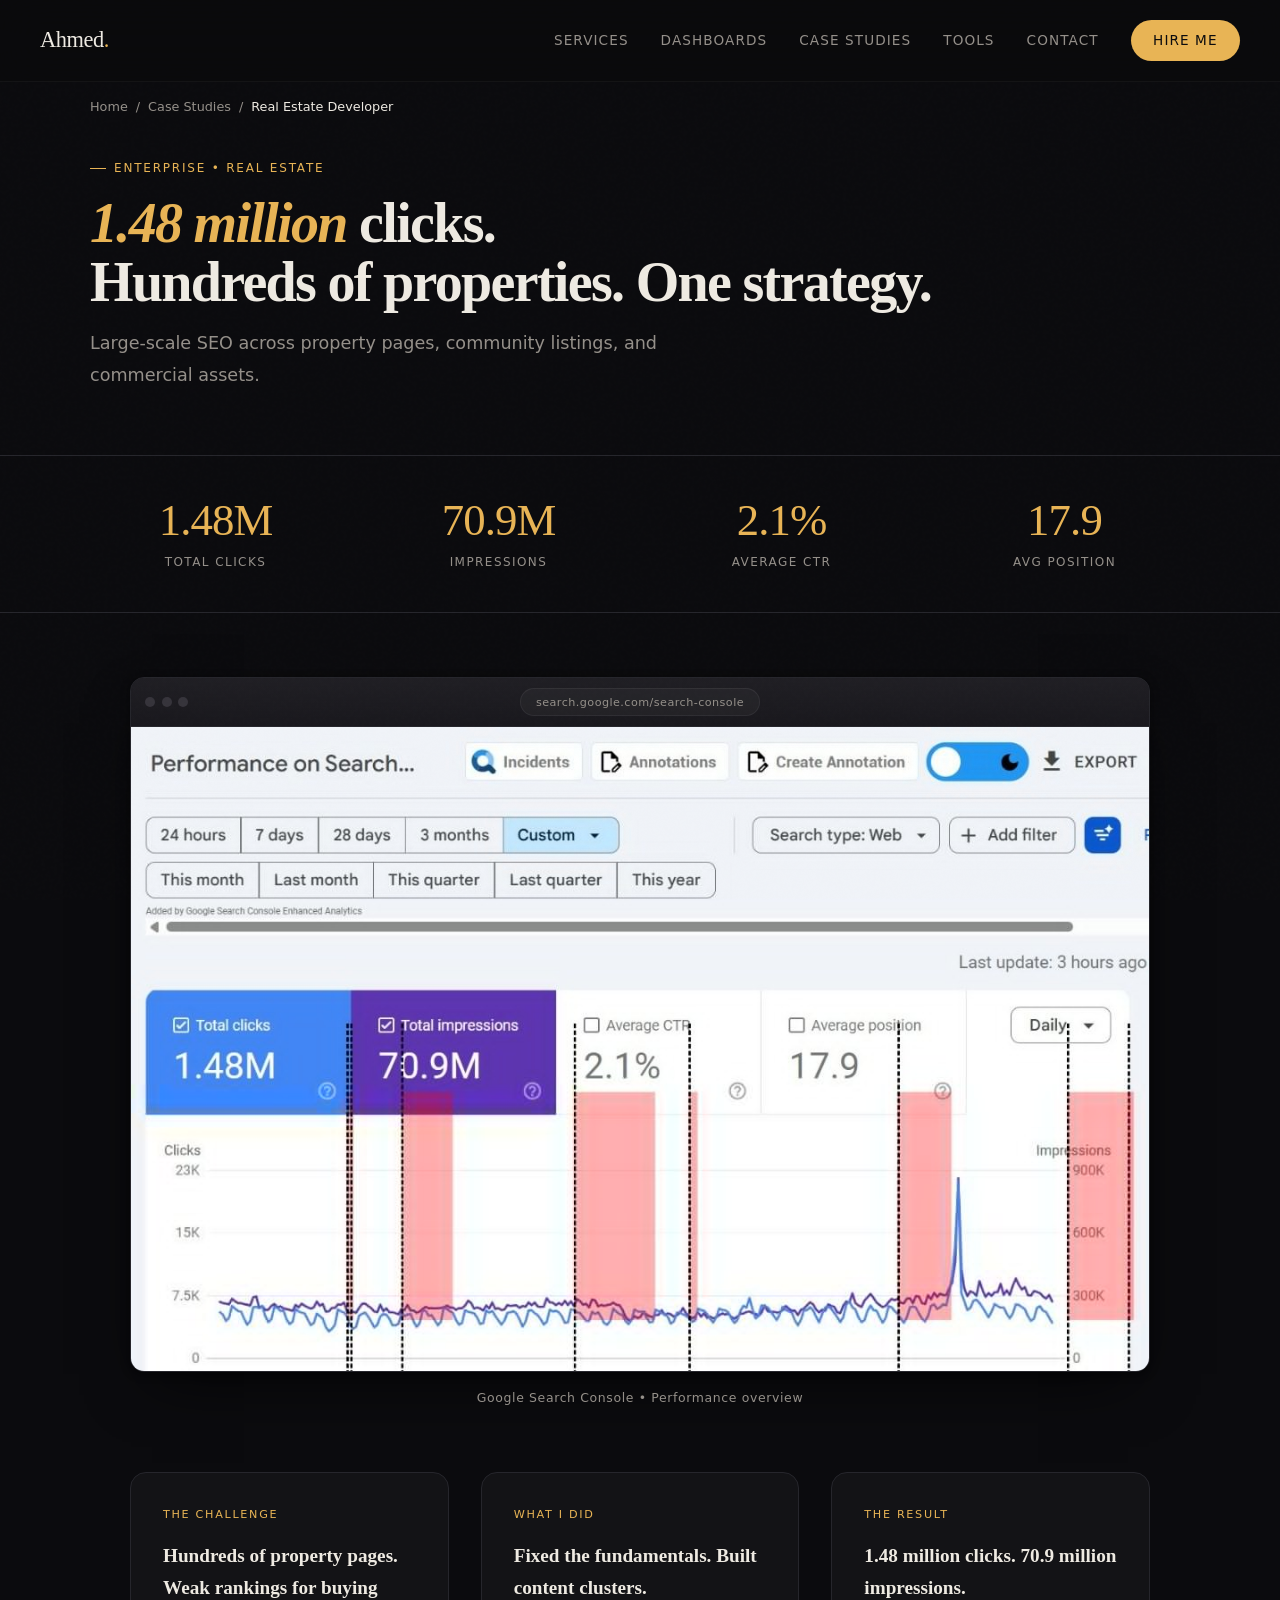
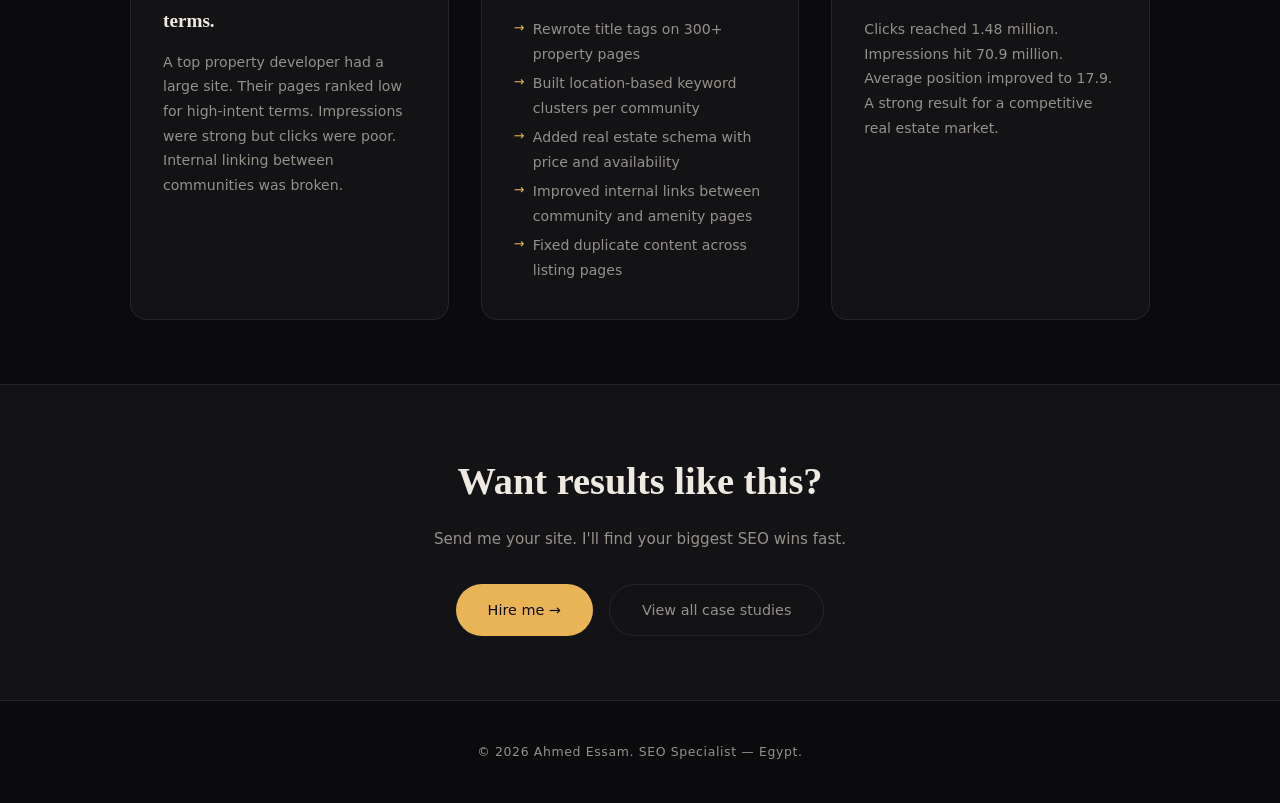
<file: case-studies/real-estate-developer.html>
﻿<!DOCTYPE html>
<html lang="en">
<head>
  <meta charset="UTF-8">
  <meta name="viewport" content="width=device-width, initial-scale=1.0">
  <meta http-equiv="Content-Security-Policy" content="default-src 'self'; img-src 'self' data:; style-src 'self' 'unsafe-inline' https://fonts.googleapis.com; font-src https://fonts.gstatic.com; script-src 'self' 'unsafe-inline'">
  <title>Real Estate Developer &#8212; SEO Case Study | Ahmed Essam</title>
  <meta name="description" content="How I drove 1.48M organic clicks for a major real estate developer through large-scale property page SEO.">
  <link rel="preconnect" href="https://fonts.googleapis.com">
  <link rel="preconnect" href="https://fonts.gstatic.com" crossorigin>
  <link rel="preload" href="https://fonts.googleapis.com/css2?family=Instrument+Serif:ital@0;1&family=DM+Sans:ital,opsz,wght@0,9..40,300;0,9..40,400;0,9..40,500;0,9..40,600;1,9..40,300;1,9..40,400&display=swap" as="style" onload="this.onload=null;this.rel='stylesheet'">
  <noscript><link rel="stylesheet" href="https://fonts.googleapis.com/css2?family=Instrument+Serif:ital@0;1&family=DM+Sans:ital,opsz,wght@0,9..40,300;0,9..40,400;0,9..40,500;0,9..40,600;1,9..40,300;1,9..40,400&display=swap"></noscript>
  <link rel="stylesheet" href="../css/main.css">
  <link rel="stylesheet" href="../css/case-study.css">
  <link rel="canonical" href="https://ahmed0essam.github.io/portfolio/case-studies/real-estate-developer.html">
  <meta property="og:url" content="https://ahmed0essam.github.io/portfolio/case-studies/real-estate-developer.html">
  <meta property="og:image" content="https://ahmed0essam.github.io/portfolio/images/case-enterprise-logistics.jpg">
  <meta property="og:title" content="Real Estate Developer &#8212; SEO Case Study | Ahmed Essam">
  <meta property="og:type" content="article">
  <meta name="twitter:card" content="summary_large_image">
<script type="application/ld+json">
{
  "@context": "https://schema.org",
  "@graph": [
    {
      "@type": "Article",
      "@id": "https://ahmed0essam.github.io/portfolio/case-studies/real-estate-developer.html#article",
      "headline": "Real Estate Developer &#8212; SEO Case Study",
      "description": "How I drove 1.48M organic clicks for a major real estate developer through large-scale property page SEO.",
      "url": "https://ahmed0essam.github.io/portfolio/case-studies/real-estate-developer.html",
      "inLanguage": "en",
      "author": {
        "@id": "https://ahmed0essam.github.io/portfolio/#ahmed"
      },
      "publisher": {
        "@id": "https://ahmed0essam.github.io/portfolio/#ahmed"
      },
      "isPartOf": {
        "@id": "https://ahmed0essam.github.io/portfolio/#website"
      },
      "mainEntityOfPage": {
        "@id": "https://ahmed0essam.github.io/portfolio/case-studies/real-estate-developer.html#webpage"
      },
      "about": {
        "@type": "Thing",
        "name": "Search engine optimisation"
      }
    },
    {
      "@type": "WebPage",
      "@id": "https://ahmed0essam.github.io/portfolio/case-studies/real-estate-developer.html#webpage",
      "url": "https://ahmed0essam.github.io/portfolio/case-studies/real-estate-developer.html",
      "name": "Real Estate Developer &#8212; SEO Case Study",
      "isPartOf": {
        "@id": "https://ahmed0essam.github.io/portfolio/#website"
      },
      "inLanguage": "en"
    },
    {
      "@type": "BreadcrumbList",
      "itemListElement": [
        {
          "@type": "ListItem",
          "position": 1,
          "name": "Home",
          "item": "https://ahmed0essam.github.io/portfolio/"
        },
        {
          "@type": "ListItem",
          "position": 2,
          "name": "Case studies",
          "item": "https://ahmed0essam.github.io/portfolio/case-studies.html"
        },
        {
          "@type": "ListItem",
          "position": 3,
          "name": "Real Estate Developer &#8212; SEO Case Study"
        }
      ]
    }
  ]
}
</script>
</head>
<body>

<nav>
  <a href="../index.html" class="nav-logo">Ahmed<span>.</span></a>
  <div class="nav-links">
    <a href="../index.html#services">Services</a>
    <a href="../index.html#dashboards">Dashboards</a>
    <a href="../case-studies.html">Case Studies</a>
    <a href="../index.html#tools">Tools</a>
    <a href="../index.html#contact">Contact</a>
    <a href="../index.html#contact" class="nav-cta">Hire me</a>
  </div>
  <button class="mobile-toggle" id="mobileToggle" aria-label="Toggle menu">&#9776;</button>
</nav>
<div class="mobile-nav" id="mobileNav">
  <a href="../index.html#services">Services</a>
  <a href="../index.html#dashboards">Dashboards</a>
  <a href="../case-studies.html">Case Studies</a>
  <a href="../index.html#tools">Tools</a>
  <a href="../index.html#contact">Contact</a>
  <a href="mailto:ahmed0essaam@gmail.com">Hire me</a>
</div>

<div style="padding:0 2.5rem">
  <nav class="breadcrumb" aria-label="Breadcrumb">
    <a href="../index.html">Home</a>
    <span aria-hidden="true">/</span>
    <a href="../case-studies.html">Case Studies</a>
    <span aria-hidden="true">/</span>
    <span class="current">Real Estate Developer</span>
  </nav>
</div>

<section class="cs-hero">
  <div class="cs-hero-inner">
    <div class="cs-tag">Enterprise &bull; Real Estate</div>
    <h1><em>1.48 million</em> clicks.<br>Hundreds of properties. One strategy.</h1>
    <p class="cs-hero-sub">Large-scale SEO across property pages, community listings, and commercial assets.</p>
  </div>
</section>

<section class="cs-metrics">
  <div class="cs-metrics-inner">
    <div class="cs-metric reveal"><div class="cs-metric-val">1.48M</div><div class="cs-metric-label">Total Clicks</div></div>
    <div class="cs-metric reveal"><div class="cs-metric-val">70.9M</div><div class="cs-metric-label">Impressions</div></div>
    <div class="cs-metric reveal"><div class="cs-metric-val">2.1%</div><div class="cs-metric-label">Average CTR</div></div>
    <div class="cs-metric reveal"><div class="cs-metric-val">17.9</div><div class="cs-metric-label">Avg Position</div></div>
  </div>
</section>

<div class="screenshot-block">
  <div class="browser-frame">
    <div class="browser-bar" aria-hidden="true">
      <span class="browser-dots"><i></i><i></i><i></i></span>
      <span class="browser-url">search.google.com/search-console</span>
    </div>
    <img src="../images/case-real-estate-developer.jpg"
         alt="Google Search Console data showing 1.48M clicks for a real estate developer"
         onerror="this.closest('.screenshot-block').classList.add('placeholder')"
         width="1140" height="721" loading="lazy">
  </div>
  <p class="screenshot-caption">Google Search Console &bull; Performance overview</p>
</div>

<div class="cs-story">
  <div class="cs-story-section reveal">
    <div class="cs-story-label">The challenge</div>
    <h2>Hundreds of property pages. Weak rankings for buying terms.</h2>
    <p>A top property developer had a large site. Their pages ranked low for high-intent terms. Impressions were strong but clicks were poor. Internal linking between communities was broken.</p>
  </div>
  <div class="cs-story-section reveal">
    <div class="cs-story-label">What I did</div>
    <h2>Fixed the fundamentals. Built content clusters.</h2>
    <ul>
      <li>Rewrote title tags on 300+ property pages</li>
      <li>Built location-based keyword clusters per community</li>
      <li>Added real estate schema with price and availability</li>
      <li>Improved internal links between community and amenity pages</li>
      <li>Fixed duplicate content across listing pages</li>
    </ul>
  </div>
  <div class="cs-story-section reveal">
    <div class="cs-story-label">The result</div>
    <h2>1.48 million clicks. 70.9 million impressions.</h2>
    <p>Clicks reached 1.48 million. Impressions hit 70.9 million. Average position improved to 17.9. A strong result for a competitive real estate market.</p>
  </div>
</div>

<section class="cs-cta">
  <h2>Want results like this?</h2>
  <p>Send me your site. I'll find your biggest SEO wins fast.</p>
  <div class="cs-cta-actions">
    <a href="mailto:ahmed0essaam@gmail.com" class="btn-primary" target="_blank" rel="noopener noreferrer">Hire me &rarr;</a>
    <a href="../case-studies.html" class="btn-secondary">View all case studies</a>
  </div>
</section>

<footer>
  <p>&copy; 2026 Ahmed Essam. SEO Specialist &#8212; Egypt.</p>
</footer>
<script src="../js/main.js"></script>
</body>
</html>
</file>
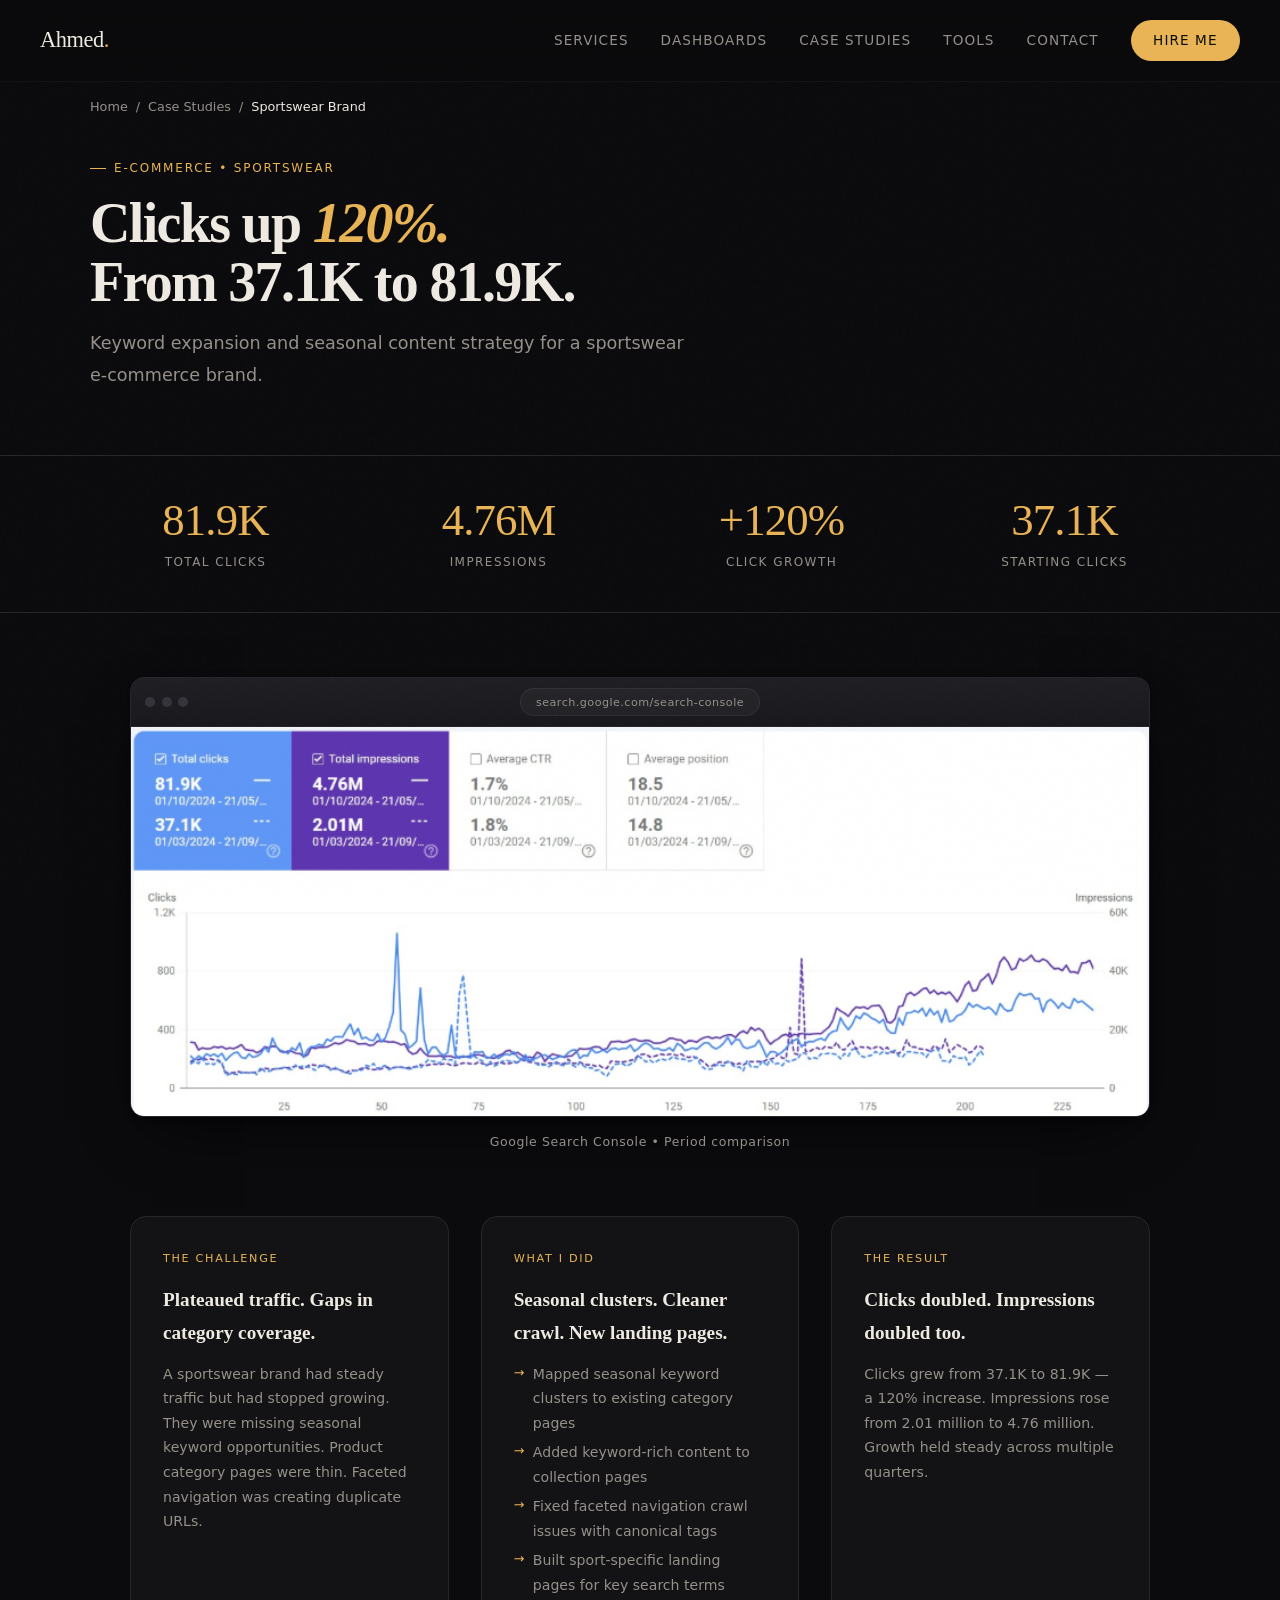
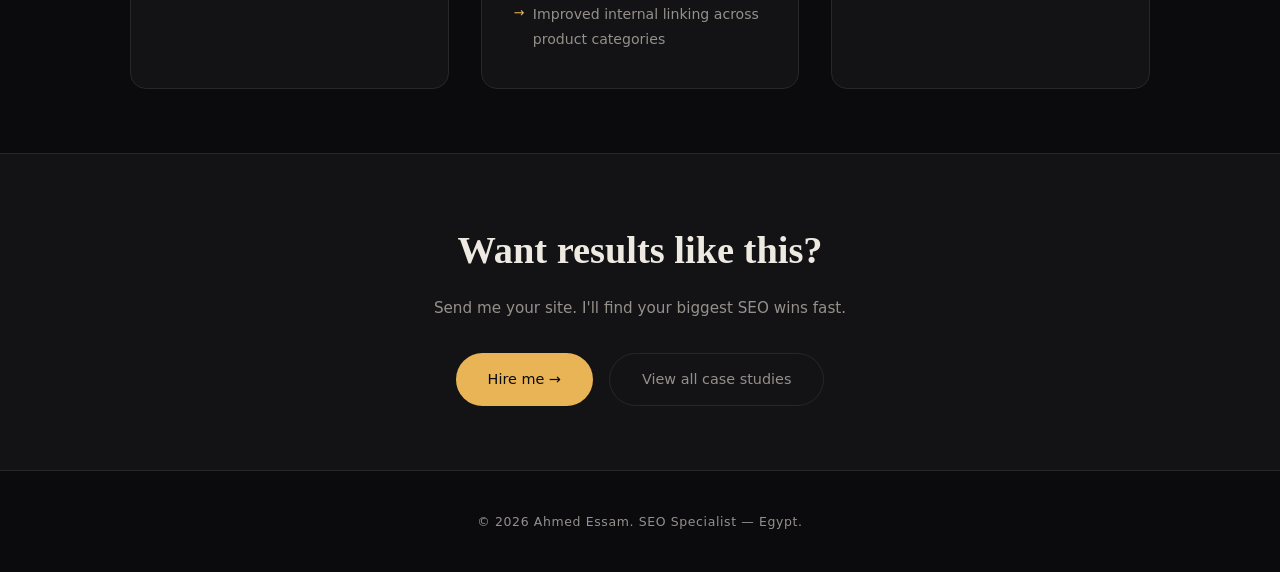
<file: case-studies/sportswear.html>
﻿<!DOCTYPE html>
<html lang="en">
<head>
  <meta charset="UTF-8">
  <meta name="viewport" content="width=device-width, initial-scale=1.0">
  <meta http-equiv="Content-Security-Policy" content="default-src 'self'; img-src 'self' data:; style-src 'self' 'unsafe-inline' https://fonts.googleapis.com; font-src https://fonts.gstatic.com; script-src 'self' 'unsafe-inline'">
  <title>Sportswear Brand &#8212; SEO Case Study | Ahmed Essam</title>
  <meta name="description" content="How I grew organic clicks by 120% for a sportswear e-commerce brand through keyword expansion and seasonal content.">
  <link rel="preconnect" href="https://fonts.googleapis.com">
  <link rel="preconnect" href="https://fonts.gstatic.com" crossorigin>
  <link rel="preload" href="https://fonts.googleapis.com/css2?family=Instrument+Serif:ital@0;1&family=DM+Sans:ital,opsz,wght@0,9..40,300;0,9..40,400;0,9..40,500;0,9..40,600;1,9..40,300;1,9..40,400&display=swap" as="style" onload="this.onload=null;this.rel='stylesheet'">
  <noscript><link rel="stylesheet" href="https://fonts.googleapis.com/css2?family=Instrument+Serif:ital@0;1&family=DM+Sans:ital,opsz,wght@0,9..40,300;0,9..40,400;0,9..40,500;0,9..40,600;1,9..40,300;1,9..40,400&display=swap"></noscript>
  <link rel="stylesheet" href="../css/main.css">
  <link rel="stylesheet" href="../css/case-study.css">
  <link rel="canonical" href="https://ahmed0essam.github.io/portfolio/case-studies/sportswear.html">
  <meta property="og:url" content="https://ahmed0essam.github.io/portfolio/case-studies/sportswear.html">
  <meta property="og:image" content="https://ahmed0essam.github.io/portfolio/images/case-enterprise-logistics.jpg">
  <meta property="og:title" content="Sportswear Brand &#8212; SEO Case Study | Ahmed Essam">
  <meta property="og:type" content="article">
  <meta name="twitter:card" content="summary_large_image">
<script type="application/ld+json">
{
  "@context": "https://schema.org",
  "@graph": [
    {
      "@type": "Article",
      "@id": "https://ahmed0essam.github.io/portfolio/case-studies/sportswear.html#article",
      "headline": "Sportswear Brand &#8212; SEO Case Study",
      "description": "How I grew organic clicks by 120% for a sportswear e-commerce brand through keyword expansion and seasonal content.",
      "url": "https://ahmed0essam.github.io/portfolio/case-studies/sportswear.html",
      "inLanguage": "en",
      "author": {
        "@id": "https://ahmed0essam.github.io/portfolio/#ahmed"
      },
      "publisher": {
        "@id": "https://ahmed0essam.github.io/portfolio/#ahmed"
      },
      "isPartOf": {
        "@id": "https://ahmed0essam.github.io/portfolio/#website"
      },
      "mainEntityOfPage": {
        "@id": "https://ahmed0essam.github.io/portfolio/case-studies/sportswear.html#webpage"
      },
      "about": {
        "@type": "Thing",
        "name": "Search engine optimisation"
      }
    },
    {
      "@type": "WebPage",
      "@id": "https://ahmed0essam.github.io/portfolio/case-studies/sportswear.html#webpage",
      "url": "https://ahmed0essam.github.io/portfolio/case-studies/sportswear.html",
      "name": "Sportswear Brand &#8212; SEO Case Study",
      "isPartOf": {
        "@id": "https://ahmed0essam.github.io/portfolio/#website"
      },
      "inLanguage": "en"
    },
    {
      "@type": "BreadcrumbList",
      "itemListElement": [
        {
          "@type": "ListItem",
          "position": 1,
          "name": "Home",
          "item": "https://ahmed0essam.github.io/portfolio/"
        },
        {
          "@type": "ListItem",
          "position": 2,
          "name": "Case studies",
          "item": "https://ahmed0essam.github.io/portfolio/case-studies.html"
        },
        {
          "@type": "ListItem",
          "position": 3,
          "name": "Sportswear Brand &#8212; SEO Case Study"
        }
      ]
    }
  ]
}
</script>
</head>
<body>

<nav>
  <a href="../index.html" class="nav-logo">Ahmed<span>.</span></a>
  <div class="nav-links">
    <a href="../index.html#services">Services</a>
    <a href="../index.html#dashboards">Dashboards</a>
    <a href="../case-studies.html">Case Studies</a>
    <a href="../index.html#tools">Tools</a>
    <a href="../index.html#contact">Contact</a>
    <a href="mailto:ahmed0essaam@gmail.com" class="nav-cta" target="_blank" rel="noopener noreferrer">Hire me</a>
  </div>
  <button class="mobile-toggle" id="mobileToggle" aria-label="Toggle menu">&#9776;</button>
</nav>
<div class="mobile-nav" id="mobileNav">
  <a href="../index.html#services">Services</a>
  <a href="../index.html#dashboards">Dashboards</a>
  <a href="../case-studies.html">Case Studies</a>
  <a href="../index.html#tools">Tools</a>
  <a href="../index.html#contact">Contact</a>
  <a href="mailto:ahmed0essaam@gmail.com" target="_blank" rel="noopener noreferrer">Hire me</a>
</div>

<div style="padding:0 2.5rem">
  <nav class="breadcrumb" aria-label="Breadcrumb">
    <a href="../index.html">Home</a>
    <span aria-hidden="true">/</span>
    <a href="../case-studies.html">Case Studies</a>
    <span aria-hidden="true">/</span>
    <span class="current">Sportswear Brand</span>
  </nav>
</div>

<section class="cs-hero">
  <div class="cs-hero-inner">
    <div class="cs-tag">E-commerce &bull; Sportswear</div>
    <h1>Clicks up <em>120%.</em><br>From 37.1K to 81.9K.</h1>
    <p class="cs-hero-sub">Keyword expansion and seasonal content strategy for a sportswear e-commerce brand.</p>
  </div>
</section>

<section class="cs-metrics">
  <div class="cs-metrics-inner">
    <div class="cs-metric reveal"><div class="cs-metric-val">81.9K</div><div class="cs-metric-label">Total Clicks</div></div>
    <div class="cs-metric reveal"><div class="cs-metric-val">4.76M</div><div class="cs-metric-label">Impressions</div></div>
    <div class="cs-metric reveal"><div class="cs-metric-val">+120%</div><div class="cs-metric-label">Click Growth</div></div>
    <div class="cs-metric reveal"><div class="cs-metric-val">37.1K</div><div class="cs-metric-label">Starting Clicks</div></div>
  </div>
</section>

<div class="screenshot-block">
  <div class="browser-frame">
    <div class="browser-bar" aria-hidden="true">
      <span class="browser-dots"><i></i><i></i><i></i></span>
      <span class="browser-url">search.google.com/search-console</span>
    </div>
    <img src="../images/case-sportswear.png"
         alt="Google Search Console data showing 120% click growth for a sportswear brand"
         onerror="this.closest('.screenshot-block').classList.add('placeholder')"
         width="894" height="341" loading="lazy">
  </div>
  <p class="screenshot-caption">Google Search Console &bull; Period comparison</p>
</div>

<div class="cs-story">
  <div class="cs-story-section reveal">
    <div class="cs-story-label">The challenge</div>
    <h2>Plateaued traffic. Gaps in category coverage.</h2>
    <p>A sportswear brand had steady traffic but had stopped growing. They were missing seasonal keyword opportunities. Product category pages were thin. Faceted navigation was creating duplicate URLs.</p>
  </div>
  <div class="cs-story-section reveal">
    <div class="cs-story-label">What I did</div>
    <h2>Seasonal clusters. Cleaner crawl. New landing pages.</h2>
    <ul>
      <li>Mapped seasonal keyword clusters to existing category pages</li>
      <li>Added keyword-rich content to collection pages</li>
      <li>Fixed faceted navigation crawl issues with canonical tags</li>
      <li>Built sport-specific landing pages for key search terms</li>
      <li>Improved internal linking across product categories</li>
    </ul>
  </div>
  <div class="cs-story-section reveal">
    <div class="cs-story-label">The result</div>
    <h2>Clicks doubled. Impressions doubled too.</h2>
    <p>Clicks grew from 37.1K to 81.9K &#8212; a 120% increase. Impressions rose from 2.01 million to 4.76 million. Growth held steady across multiple quarters.</p>
  </div>
</div>

<section class="cs-cta">
  <h2>Want results like this?</h2>
  <p>Send me your site. I'll find your biggest SEO wins fast.</p>
  <div class="cs-cta-actions">
    <a href="mailto:ahmed0essaam@gmail.com" class="btn-primary" target="_blank" rel="noopener noreferrer">Hire me &rarr;</a>
    <a href="../case-studies.html" class="btn-secondary">View all case studies</a>
  </div>
</section>

<footer>
  <p>&copy; 2026 Ahmed Essam. SEO Specialist &#8212; Egypt.</p>
</footer>
<script src="../js/main.js"></script>
</body>
</html>
</file>
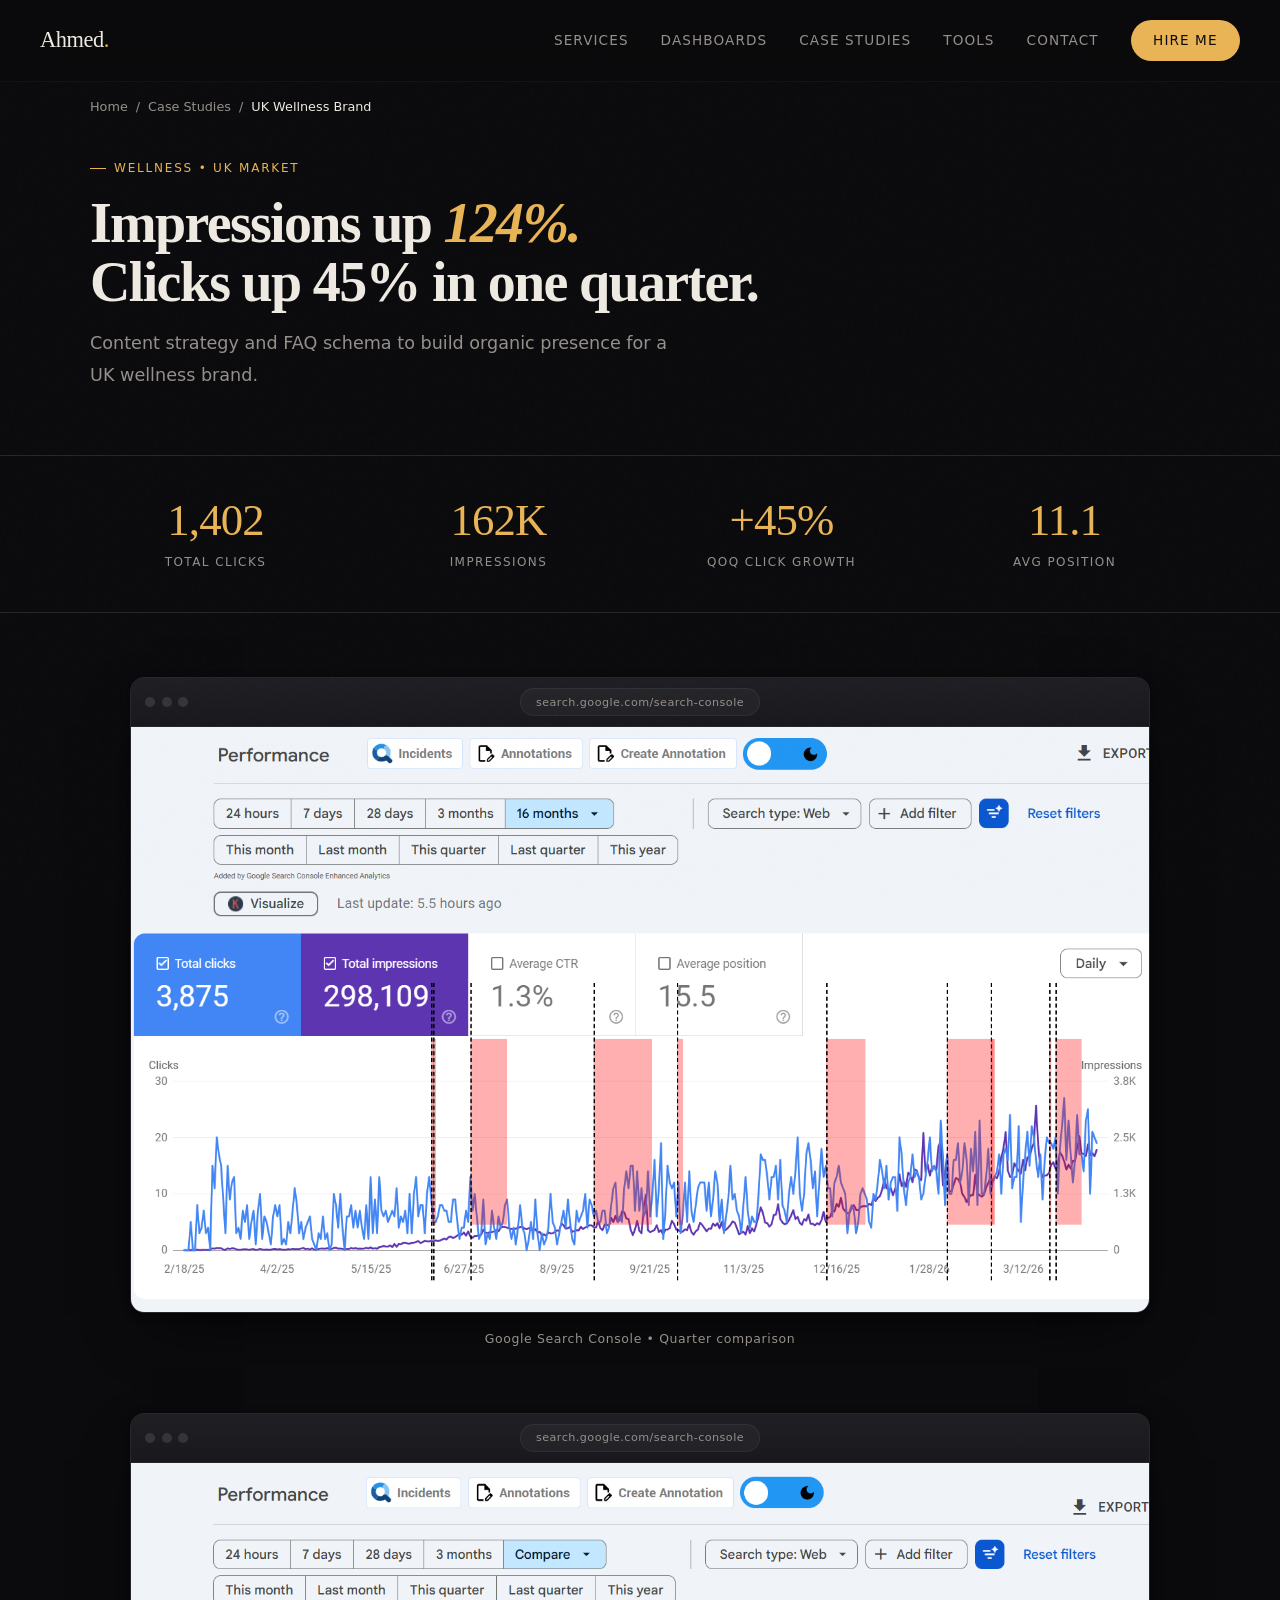
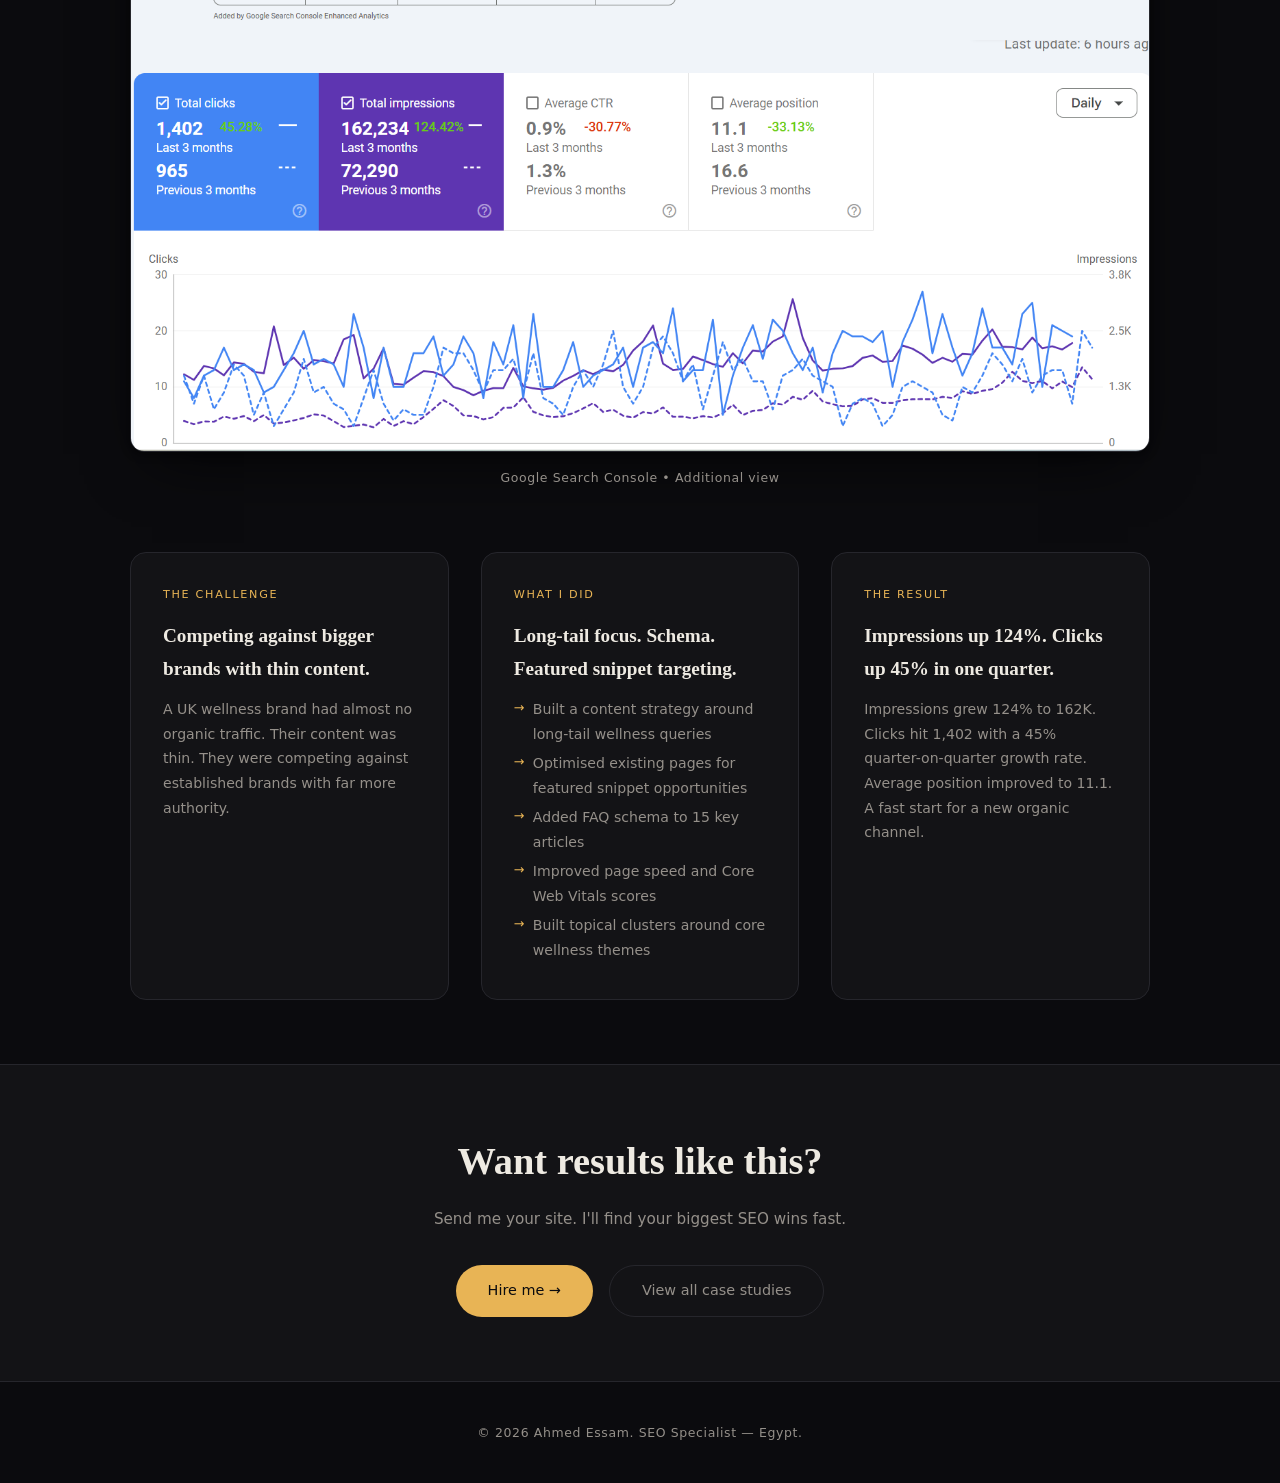
<file: case-studies/wellness-uk.html>
﻿<!DOCTYPE html>
<html lang="en">
<head>
  <meta charset="UTF-8">
  <meta name="viewport" content="width=device-width, initial-scale=1.0">
  <meta http-equiv="Content-Security-Policy" content="default-src 'self'; img-src 'self' data:; style-src 'self' 'unsafe-inline' https://fonts.googleapis.com; font-src https://fonts.gstatic.com; script-src 'self' 'unsafe-inline'">
  <title>UK Wellness Brand &#8212; SEO Case Study | Ahmed Essam</title>
  <meta name="description" content="How I grew impressions by 124% and clicks by 45% QoQ for a UK wellness brand through content strategy and FAQ schema.">
  <link rel="preconnect" href="https://fonts.googleapis.com">
  <link rel="preconnect" href="https://fonts.gstatic.com" crossorigin>
  <link rel="preload" href="https://fonts.googleapis.com/css2?family=Instrument+Serif:ital@0;1&family=DM+Sans:ital,opsz,wght@0,9..40,300;0,9..40,400;0,9..40,500;0,9..40,600;1,9..40,300;1,9..40,400&display=swap" as="style" onload="this.onload=null;this.rel='stylesheet'">
  <noscript><link rel="stylesheet" href="https://fonts.googleapis.com/css2?family=Instrument+Serif:ital@0;1&family=DM+Sans:ital,opsz,wght@0,9..40,300;0,9..40,400;0,9..40,500;0,9..40,600;1,9..40,300;1,9..40,400&display=swap"></noscript>
  <link rel="stylesheet" href="../css/main.css">
  <link rel="stylesheet" href="../css/case-study.css">
  <link rel="canonical" href="https://ahmed0essam.github.io/portfolio/case-studies/wellness-uk.html">
  <meta property="og:url" content="https://ahmed0essam.github.io/portfolio/case-studies/wellness-uk.html">
  <meta property="og:image" content="https://ahmed0essam.github.io/portfolio/images/case-enterprise-logistics.jpg">
  <meta property="og:title" content="UK Wellness Brand &#8212; SEO Case Study | Ahmed Essam">
  <meta property="og:type" content="article">
  <meta name="twitter:card" content="summary_large_image">
<script type="application/ld+json">
{
  "@context": "https://schema.org",
  "@graph": [
    {
      "@type": "Article",
      "@id": "https://ahmed0essam.github.io/portfolio/case-studies/wellness-uk.html#article",
      "headline": "UK Wellness Brand &#8212; SEO Case Study",
      "description": "How I grew impressions by 124% and clicks by 45% QoQ for a UK wellness brand through content strategy and FAQ schema.",
      "url": "https://ahmed0essam.github.io/portfolio/case-studies/wellness-uk.html",
      "inLanguage": "en",
      "author": {
        "@id": "https://ahmed0essam.github.io/portfolio/#ahmed"
      },
      "publisher": {
        "@id": "https://ahmed0essam.github.io/portfolio/#ahmed"
      },
      "isPartOf": {
        "@id": "https://ahmed0essam.github.io/portfolio/#website"
      },
      "mainEntityOfPage": {
        "@id": "https://ahmed0essam.github.io/portfolio/case-studies/wellness-uk.html#webpage"
      },
      "about": {
        "@type": "Thing",
        "name": "Search engine optimisation"
      }
    },
    {
      "@type": "WebPage",
      "@id": "https://ahmed0essam.github.io/portfolio/case-studies/wellness-uk.html#webpage",
      "url": "https://ahmed0essam.github.io/portfolio/case-studies/wellness-uk.html",
      "name": "UK Wellness Brand &#8212; SEO Case Study",
      "isPartOf": {
        "@id": "https://ahmed0essam.github.io/portfolio/#website"
      },
      "inLanguage": "en"
    },
    {
      "@type": "BreadcrumbList",
      "itemListElement": [
        {
          "@type": "ListItem",
          "position": 1,
          "name": "Home",
          "item": "https://ahmed0essam.github.io/portfolio/"
        },
        {
          "@type": "ListItem",
          "position": 2,
          "name": "Case studies",
          "item": "https://ahmed0essam.github.io/portfolio/case-studies.html"
        },
        {
          "@type": "ListItem",
          "position": 3,
          "name": "UK Wellness Brand &#8212; SEO Case Study"
        }
      ]
    }
  ]
}
</script>
</head>
<body>

<nav>
  <a href="../index.html" class="nav-logo">Ahmed<span>.</span></a>
  <div class="nav-links">
    <a href="../index.html#services">Services</a>
    <a href="../index.html#dashboards">Dashboards</a>
    <a href="../case-studies.html">Case Studies</a>
    <a href="../index.html#tools">Tools</a>
    <a href="../index.html#contact">Contact</a>
    <a href="mailto:ahmed0essaam@gmail.com" class="nav-cta" target="_blank" rel="noopener noreferrer">Hire me</a>
  </div>
  <button class="mobile-toggle" id="mobileToggle" aria-label="Toggle menu">&#9776;</button>
</nav>
<div class="mobile-nav" id="mobileNav">
  <a href="../index.html#services">Services</a>
  <a href="../index.html#dashboards">Dashboards</a>
  <a href="../case-studies.html">Case Studies</a>
  <a href="../index.html#tools">Tools</a>
  <a href="../index.html#contact">Contact</a>
  <a href="mailto:ahmed0essaam@gmail.com" target="_blank" rel="noopener noreferrer">Hire me</a>
</div>

<div style="padding:0 2.5rem">
  <nav class="breadcrumb" aria-label="Breadcrumb">
    <a href="../index.html">Home</a>
    <span aria-hidden="true">/</span>
    <a href="../case-studies.html">Case Studies</a>
    <span aria-hidden="true">/</span>
    <span class="current">UK Wellness Brand</span>
  </nav>
</div>

<section class="cs-hero">
  <div class="cs-hero-inner">
    <div class="cs-tag">Wellness &bull; UK Market</div>
    <h1>Impressions up <em>124%.</em><br>Clicks up 45% in one quarter.</h1>
    <p class="cs-hero-sub">Content strategy and FAQ schema to build organic presence for a UK wellness brand.</p>
  </div>
</section>

<section class="cs-metrics">
  <div class="cs-metrics-inner">
    <div class="cs-metric reveal"><div class="cs-metric-val">1,402</div><div class="cs-metric-label">Total Clicks</div></div>
    <div class="cs-metric reveal"><div class="cs-metric-val">162K</div><div class="cs-metric-label">Impressions</div></div>
    <div class="cs-metric reveal"><div class="cs-metric-val">+45%</div><div class="cs-metric-label">QoQ Click Growth</div></div>
    <div class="cs-metric reveal"><div class="cs-metric-val">11.1</div><div class="cs-metric-label">Avg Position</div></div>
  </div>
</section>

<div class="screenshot-block">
  <div class="browser-frame">
    <div class="browser-bar" aria-hidden="true">
      <span class="browser-dots"><i></i><i></i><i></i></span>
      <span class="browser-url">search.google.com/search-console</span>
    </div>
    <img src="../images/case-wellness-uk.png"
         alt="Google Search Console performance overview — 124% impression growth for a UK wellness brand"
         onerror="this.closest('.screenshot-block').classList.add('placeholder')"
         width="1479" height="850" loading="lazy">
  </div>
  <p class="screenshot-caption">Google Search Console &bull; Quarter comparison</p>
</div>

<div class="screenshot-block">
  <div class="browser-frame">
    <div class="browser-bar" aria-hidden="true">
      <span class="browser-dots"><i></i><i></i><i></i></span>
      <span class="browser-url">search.google.com/search-console</span>
    </div>
    <img src="../images/case-wellness-uk-2.png"
         alt="Google Search Console detailed data — UK wellness brand"
         onerror="this.closest('.screenshot-block').classList.add('placeholder')"
         width="1486" height="859" loading="lazy">
  </div>
  <p class="screenshot-caption">Google Search Console &bull; Additional view</p>
</div>

<div class="cs-story">
  <div class="cs-story-section reveal">
    <div class="cs-story-label">The challenge</div>
    <h2>Competing against bigger brands with thin content.</h2>
    <p>A UK wellness brand had almost no organic traffic. Their content was thin. They were competing against established brands with far more authority.</p>
  </div>
  <div class="cs-story-section reveal">
    <div class="cs-story-label">What I did</div>
    <h2>Long-tail focus. Schema. Featured snippet targeting.</h2>
    <ul>
      <li>Built a content strategy around long-tail wellness queries</li>
      <li>Optimised existing pages for featured snippet opportunities</li>
      <li>Added FAQ schema to 15 key articles</li>
      <li>Improved page speed and Core Web Vitals scores</li>
      <li>Built topical clusters around core wellness themes</li>
    </ul>
  </div>
  <div class="cs-story-section reveal">
    <div class="cs-story-label">The result</div>
    <h2>Impressions up 124%. Clicks up 45% in one quarter.</h2>
    <p>Impressions grew 124% to 162K. Clicks hit 1,402 with a 45% quarter-on-quarter growth rate. Average position improved to 11.1. A fast start for a new organic channel.</p>
  </div>
</div>

<section class="cs-cta">
  <h2>Want results like this?</h2>
  <p>Send me your site. I'll find your biggest SEO wins fast.</p>
  <div class="cs-cta-actions">
    <a href="mailto:ahmed0essaam@gmail.com" class="btn-primary" target="_blank" rel="noopener noreferrer">Hire me &rarr;</a>
    <a href="../case-studies.html" class="btn-secondary">View all case studies</a>
  </div>
</section>

<footer>
  <p>&copy; 2026 Ahmed Essam. SEO Specialist &#8212; Egypt.</p>
</footer>
<script src="../js/main.js"></script>
</body>
</html>
</file>
<file: css/main.css>
﻿/* ============================================================
   MAIN.CSS — shared across all pages
   ============================================================ */

*, *::before, *::after { margin: 0; padding: 0; box-sizing: border-box; }

:root {
  --bg: #0b0b0e;
  --bg-card: #131316;
  --bg-elevated: #1a1a1f;
  --text: #eeeae2;
  --text-muted: #95908a;
  --accent: #e8b455;
  --border: #26262c;
  --serif: 'Instrument Serif', Georgia, serif;
  --sans: 'DM Sans', system-ui, sans-serif;
}

html { scroll-behavior: smooth; font-size: 16px; }
body { background: var(--bg); color: var(--text); font-family: var(--sans); line-height: 1.7; overflow-x: hidden; }
a { color: inherit; text-decoration: none; }
/* height:auto is required. Without it the height="" attribute is applied as a
   literal CSS height and stretches the image off its real aspect ratio. With it,
   the width/height attributes only reserve space and prevent layout shift. */
img { max-width: 100%; height: auto; display: block; }

/* Noise texture */
body::after {
  content: '';
  position: fixed; top: 0; left: 0; width: 100%; height: 100%;
  background-image: url("data:image/svg+xml,%3Csvg viewBox='0 0 256 256' xmlns='http://www.w3.org/2000/svg'%3E%3Cfilter id='n'%3E%3CfeTurbulence type='fractalNoise' baseFrequency='0.9' numOctaves='4' stitchTiles='stitch'/%3E%3C/filter%3E%3Crect width='100%25' height='100%25' filter='url(%23n)' opacity='0.04'/%3E%3C/svg%3E");
  pointer-events: none; z-index: 10; opacity: .35;
}

/* ── NAV ── */
body > nav {
  position: fixed; top: 0; left: 0; right: 0; z-index: 100;
  padding: 1.25rem 2.5rem;
  display: flex; justify-content: space-between; align-items: center;
  backdrop-filter: blur(20px);
  background: rgba(10,10,12,.7);
  border-bottom: 1px solid rgba(255,255,255,.04);
  transition: background .4s;
}
nav.scrolled { background: rgba(10,10,12,.92); }
.nav-logo { font-family: var(--serif); font-size: 1.4rem; letter-spacing: -.02em; }
.nav-logo span { color: var(--accent); }
.nav-links { display: flex; gap: 2rem; align-items: center; }
.nav-links a { font-size: .85rem; letter-spacing: .08em; text-transform: uppercase; color: var(--text-muted); transition: color .3s; }
.nav-links a:hover { color: var(--accent); }
.nav-cta {
  background: var(--accent); color: var(--bg);
  padding: .55rem 1.4rem; border-radius: 100px;
  font-weight: 500; font-size: .82rem; letter-spacing: .04em;
  transition: transform .3s, box-shadow .3s;
}
.nav-cta:hover { transform: translateY(-1px); box-shadow: 0 4px 24px rgba(232,180,85,.25); }
/* Specificity has to beat `.nav-links a`, which would otherwise win. */
.nav-links a.nav-cta,
.nav-links a.nav-cta:hover { color: var(--bg); }
.mobile-toggle {
  display: none; background: none; border: none;
  color: var(--text); font-size: 1.5rem; cursor: pointer;
}
.mobile-nav {
  display: none; position: fixed; top: 60px; left: 0; right: 0;
  background: rgba(10,10,12,.96); border-bottom: 1px solid var(--border);
  padding: 1.5rem; flex-direction: column; gap: 1rem; z-index: 99;
}
.mobile-nav.open { display: flex; }
@media (min-width: 901px) { .mobile-nav.open { display: none; } }
.mobile-nav a { font-size: .95rem; color: var(--text-muted); padding: .5rem 0; }

/* ── BUTTONS ── */
.btn-primary {
  background: var(--accent); color: var(--bg);
  padding: .8rem 2rem; border-radius: 100px;
  font-weight: 500; font-size: .9rem;
  display: inline-flex; align-items: center; gap: .5rem;
  transition: transform .3s, box-shadow .3s;
}
.btn-primary:hover { transform: translateY(-2px); box-shadow: 0 8px 32px rgba(232,180,85,.2); }
.btn-secondary {
  border: 1px solid var(--border); padding: .8rem 2rem; border-radius: 100px;
  font-size: .9rem; color: var(--text-muted); transition: border-color .3s, color .3s;
}
.btn-secondary:hover { border-color: var(--accent); color: var(--accent); }

/* ── SECTION UTILITIES ── */
.section { padding: 6rem 2.5rem; }
.section-header { max-width: 1100px; margin: 0 auto 3.5rem; }
.section-label { font-size: .75rem; text-transform: uppercase; letter-spacing: .15em; color: var(--text-muted); margin-bottom: .75rem; }
.section-title { font-family: var(--serif); font-size: clamp(2rem,4vw,3rem); letter-spacing: -.02em; line-height: 1.1; }
.section-desc { color: var(--text-muted); max-width: 560px; margin-top: .75rem; font-size: .95rem; }

/* ── FOOTER ── */
footer { border-top: 1px solid var(--border); padding: 2.5rem; text-align: center; }
footer p { font-size: .78rem; color: var(--text-muted); letter-spacing: .05em; }

/* ── REVEAL ANIMATION ── */
.js-reveal .reveal { opacity: 0; transform: translateY(40px); transition: opacity .7s cubic-bezier(.25,.46,.45,.94), transform .7s cubic-bezier(.25,.46,.45,.94); }
.js-reveal .reveal.visible { opacity: 1; transform: translateY(0); }

@keyframes fadeUp { from { opacity: 0; transform: translateY(30px); } to { opacity: 1; transform: translateY(0); } }
@keyframes pulse { 0%, 100% { opacity: 1; } 50% { opacity: .4; } }

/* ── RESPONSIVE ── */
@media (max-width: 900px) {
  .nav-links { display: none; }
  .mobile-toggle { display: block; }
  nav { padding: 1rem 1.5rem; }
  .section { padding: 4rem 1.5rem; }
}
</file>
<file: css/home.css>
﻿/* ============================================================
   HOME.CSS — index.html only
   ============================================================ */

/* ── HERO ── */
.hero { min-height: 100vh; display: flex; align-items: center; padding: 8rem 2.5rem 4rem; position: relative; }
.hero::before {
  content: ''; position: absolute; top: -20%; right: -10%;
  width: 600px; height: 600px;
  background: radial-gradient(circle, rgba(232,180,85,.06) 0%, transparent 70%);
  pointer-events: none;
}
.hero-inner { max-width: 1100px; margin: 0 auto; width: 100%; }
.hero-tag {
  display: inline-flex; align-items: center; gap: .5rem;
  padding: .4rem 1rem; border: 1px solid var(--border); border-radius: 100px;
  font-size: .78rem; letter-spacing: .1em; text-transform: uppercase;
  color: var(--text-muted); margin-bottom: 2rem;
  animation: fadeUp .8s ease both;
}
.hero-tag .dot { width: 6px; height: 6px; border-radius: 50%; background: var(--accent); animation: pulse 2s infinite; }
.hero h1 {
  font-family: var(--serif); font-size: clamp(2.8rem,7vw,5.5rem);
  line-height: 1.05; letter-spacing: -.03em; margin-bottom: 1.5rem;
  animation: fadeUp .8s ease .1s both;
}
.hero h1 em { font-style: italic; color: var(--accent); }
.hero-sub { font-size: 1.15rem; color: var(--text-muted); max-width: 560px; line-height: 1.8; margin-bottom: 2.5rem; animation: fadeUp .8s ease .2s both; }
.hero-actions { display: flex; gap: 1rem; flex-wrap: wrap; animation: fadeUp .8s ease .3s both; }

/* ── STATS ── */
.stats { border-top: 1px solid var(--border); border-bottom: 1px solid var(--border); padding: 3rem 2.5rem; }
.stats-inner { max-width: 1100px; margin: 0 auto; display: grid; grid-template-columns: repeat(4,1fr); gap: 2rem; }
.stat { text-align: center; opacity: 0; animation: fadeUp .6s ease both; }
.stat:nth-child(1) { animation-delay: .1s; }
.stat:nth-child(2) { animation-delay: .2s; }
.stat:nth-child(3) { animation-delay: .3s; }
.stat:nth-child(4) { animation-delay: .4s; }
.stat-num { font-family: var(--serif); font-size: clamp(2rem,4vw,3.2rem); color: var(--accent); letter-spacing: -.02em; }
.stat-label { font-size: .8rem; color: var(--text-muted); text-transform: uppercase; letter-spacing: .12em; margin-top: .3rem; }

/* ── SERVICES ── */
.services-grid { max-width: 1100px; margin: 0 auto; display: grid; grid-template-columns: repeat(3,1fr); gap: 1.5rem; }
.service-card {
  background: var(--bg-card); border: 1px solid var(--border); border-radius: 16px; padding: 2rem;
  transition: border-color .4s, transform .4s; position: relative; overflow: hidden;
}
.service-card::before {
  content: ''; position: absolute; top: 0; left: 0; right: 0; height: 2px;
  background: var(--accent); transform: scaleX(0); transition: transform .4s; transform-origin: left;
}
.service-card:hover::before { transform: scaleX(1); }
.service-card:hover { border-color: rgba(232,180,85,.2); transform: translateY(-4px); }
.service-icon { width: 48px; height: 48px; border-radius: 12px; background: var(--bg-elevated); display: flex; align-items: center; justify-content: center; margin-bottom: 1.25rem; font-size: 1.2rem; }
.service-card h3 { font-family: var(--serif); font-size: 1.3rem; margin-bottom: .75rem; }
.service-card p { font-size: .88rem; color: var(--text-muted); line-height: 1.7; }

/* ── FEATURED RESULTS ── */
.featured-grid { max-width: 1100px; margin: 0 auto; display: grid; grid-template-columns: repeat(3,1fr); gap: 1.5rem; }
.featured-card {
  background: var(--bg-card); border: 1px solid var(--border); border-radius: 16px; padding: 2rem;
  display: flex; flex-direction: column; transition: border-color .4s, transform .4s;
}
.featured-card:hover { border-color: rgba(232,180,85,.15); transform: translateY(-3px); }
.featured-tag { font-size: .7rem; text-transform: uppercase; letter-spacing: .15em; color: var(--text-muted); margin-bottom: .6rem; display: inline-flex; align-items: center; gap: .5rem; }
.featured-tag::before { content: ''; width: 12px; height: 1px; background: var(--text-muted); }
.featured-card h3 { font-family: var(--serif); font-size: 1.2rem; margin-bottom: .5rem; line-height: 1.25; }
.featured-card p { font-size: .85rem; color: var(--text-muted); line-height: 1.7; flex: 1; margin-bottom: 1.25rem; }
.featured-metrics { display: flex; gap: 1.5rem; padding-top: .75rem; border-top: 1px solid var(--border); margin-bottom: 1.25rem; }
.featured-metric-val { font-family: var(--serif); font-size: 1.4rem; color: var(--accent); line-height: 1.1; }
.featured-metric-label { font-size: .65rem; color: var(--text-muted); text-transform: uppercase; letter-spacing: .08em; margin-top: .15rem; }
.featured-link { font-size: .82rem; color: var(--text); text-decoration: underline; text-underline-offset: 3px; display: inline-flex; align-items: center; gap: .4rem; transition: gap .3s; }
.featured-link:hover { gap: .7rem; }

/* ── DASHBOARDS & REPORTS ── */
.dash-grid { max-width: 1100px; margin: 0 auto 3rem; display: grid; grid-template-columns: repeat(2,1fr); gap: 1.5rem; }
.dash-card {
  background: var(--bg-card); border: 1px solid var(--border); border-radius: 16px;
  overflow: hidden; display: flex; flex-direction: column;
  transition: border-color .4s, transform .4s;
}
.dash-card:hover { border-color: rgba(232,180,85,.2); transform: translateY(-4px); }

/* The dashboards are light UIs. Framing them as app windows keeps them from
   reading as bright rectangles pasted onto the dark page. */
.dash-shot { background: var(--bg-elevated); border-bottom: 1px solid var(--border); }
.dash-bar {
  position: relative; display: flex; align-items: center; justify-content: center;
  padding: .5rem .75rem;
  background: linear-gradient(180deg, #201f24, #19181d);
  border-bottom: 1px solid var(--border);
}
.dash-dots { position: absolute; left: .75rem; top: 50%; transform: translateY(-50%); display: flex; gap: .35rem; }
.dash-dots i { width: 8px; height: 8px; border-radius: 50%; background: #36343b; }
.dash-bar span {
  font-size: .65rem; letter-spacing: .04em; color: var(--text-muted);
  background: rgba(255,255,255,.035); border: 1px solid rgba(255,255,255,.06);
  border-radius: 100px; padding: .18rem .8rem; max-width: 60%;
  overflow: hidden; text-overflow: ellipsis; white-space: nowrap;
}
/* Both shots are cropped to 2:1 at source, so the cards stay level without
   clipping — no fixed height needed. */
.dash-shot-img img { width: 100%; }
.dash-body { padding: 1.75rem 2rem 2rem; display: flex; flex-direction: column; flex: 1; }
.dash-tag { font-size: .7rem; text-transform: uppercase; letter-spacing: .15em; color: var(--text-muted); margin-bottom: .6rem; display: inline-flex; align-items: center; gap: .5rem; }
.dash-tag::before { content: ''; width: 12px; height: 1px; background: var(--text-muted); }
.dash-card h3 { font-family: var(--serif); font-size: 1.3rem; margin-bottom: .6rem; line-height: 1.25; }
.dash-card p { font-size: .86rem; color: var(--text-muted); line-height: 1.7; flex: 1; }
.dash-meta { display: flex; flex-wrap: wrap; gap: .5rem; margin-top: 1.25rem; padding-top: 1.1rem; border-top: 1px solid var(--border); }
.dash-meta span { font-size: .7rem; letter-spacing: .06em; color: var(--text-muted); border: 1px solid var(--border); border-radius: 100px; padding: .25rem .8rem; }

/* Productized deliverables */
.deliverables { max-width: 1100px; margin: 0 auto; display: grid; grid-template-columns: repeat(2,1fr); gap: .75rem; }
.deliverable {
  display: flex; align-items: center; gap: 1rem;
  background: var(--bg-card); border: 1px solid var(--border); border-radius: 12px;
  padding: 1.1rem 1.4rem; transition: border-color .3s, transform .3s;
}
.deliverable:hover { border-color: rgba(232,180,85,.2); transform: translateX(3px); }
.deliverable-name { font-size: .92rem; flex: 1; }
.deliverable-cadence {
  font-size: .65rem; text-transform: uppercase; letter-spacing: .12em;
  color: var(--text-muted); white-space: nowrap;
  border: 1px solid var(--border); border-radius: 100px; padding: .22rem .7rem;
}
.deliverable-cadence.recurring { color: var(--accent); border-color: rgba(232,180,85,.3); }

/* ── TOOLS ── */
.tools-section { background: var(--bg-card); border-top: 1px solid var(--border); border-bottom: 1px solid var(--border); }
.tools-grid { max-width: 1100px; margin: 0 auto; display: flex; flex-wrap: wrap; gap: .75rem; justify-content: center; }
.tool-pill { padding: .5rem 1.2rem; border: 1px solid var(--border); border-radius: 100px; font-size: .82rem; color: var(--text-muted); transition: border-color .3s, color .3s; white-space: nowrap; }
.tool-pill:hover { border-color: var(--accent); color: var(--accent); }

/* ── INDUSTRIES ── */
.client-types { max-width: 1100px; margin: 0 auto; display: grid; grid-template-columns: repeat(4,1fr); gap: 1rem; }
.client-type { background: var(--bg-card); border: 1px solid var(--border); border-radius: 12px; padding: 1.5rem; text-align: center; transition: border-color .3s; }
.client-type:hover { border-color: rgba(232,180,85,.2); }
.client-type-icon { font-size: 1.8rem; margin-bottom: .75rem; }
.client-type h3 { font-family: var(--serif); font-size: 1.05rem; margin-bottom: .4rem; }
.client-type p { font-size: .78rem; color: var(--text-muted); }

/* ── CTA ── */
.cta-section { padding: 8rem 2.5rem; text-align: center; position: relative; }
.cta-section::before {
  content: ''; position: absolute; top: 50%; left: 50%; transform: translate(-50%,-50%);
  width: 800px; height: 400px;
  background: radial-gradient(ellipse, rgba(232,180,85,.06) 0%, transparent 70%);
  pointer-events: none;
}
.cta-section h2 { font-family: var(--serif); font-size: clamp(2.2rem,5vw,3.8rem); letter-spacing: -.03em; margin-bottom: 1rem; line-height: 1.1; }
.cta-section h2 em { font-style: italic; color: var(--accent); }
.cta-section p { color: var(--text-muted); max-width: 500px; margin: 0 auto 2.5rem; font-size: 1rem; }
.cta-actions { display: flex; gap: 1rem; justify-content: center; flex-wrap: wrap; }

/* ── CONTACT ── */
.contact-grid { max-width: 1100px; margin: 0 auto; display: grid; grid-template-columns: repeat(3,1fr); gap: 1.5rem; }
.contact-card { background: var(--bg-card); border: 1px solid var(--border); border-radius: 12px; padding: 2rem; text-align: center; transition: border-color .3s, transform .3s; }
.contact-card:hover { border-color: rgba(232,180,85,.2); transform: translateY(-2px); }
.contact-card-icon { font-size: 1.5rem; margin-bottom: 1rem; }
.contact-card h4 { font-size: .9rem; margin-bottom: .4rem; }
.contact-card p { font-size: .85rem; color: var(--text-muted); }
.contact-card a { color: var(--text); text-decoration: underline; text-underline-offset: 3px; transition: opacity .3s; }
.contact-card a:hover { opacity: .7; }

/* ── RESPONSIVE ── */
@media (max-width: 900px) {
  .stats-inner { grid-template-columns: repeat(2,1fr); gap: 1.5rem; }
  .services-grid { grid-template-columns: 1fr; }
  .featured-grid { grid-template-columns: 1fr; }
  .client-types { grid-template-columns: repeat(2,1fr); }
  .contact-grid { grid-template-columns: 1fr; }
  .hero { padding: 7rem 1.5rem 3rem; }
  .dash-grid { grid-template-columns: 1fr; }
  .deliverables { grid-template-columns: 1fr; }
}
@media (max-width: 500px) {
  .stats-inner, .client-types { grid-template-columns: 1fr; }
  .hero-actions { flex-direction: column; }
  .hero-actions a { text-align: center; }
  .dash-body { padding: 1.5rem 1.4rem 1.75rem; }
  .dash-bar span { display: none; }
  .dash-bar { justify-content: flex-start; }
  .dash-dots { position: static; transform: none; }
  .deliverable { padding: 1rem 1.1rem; gap: .75rem; }
  .deliverable-name { font-size: .86rem; }
}

/* ── HERO PROMISE ── */
.hero-promise {
  margin-top: 1.25rem; max-width: 46ch;
  font-size: .88rem; color: var(--text-muted); line-height: 1.6;
}

/* ── LEAD FORM ── */
.lead-layout {
  display: grid; gap: 2rem; margin-bottom: 3rem;
  grid-template-columns: minmax(0, 1.35fr) minmax(0, 1fr);
  align-items: start;
}
.lead-form {
  background: var(--bg-elevated); border: 1px solid var(--border);
  border-radius: 16px; padding: 1.75rem;
  display: flex; flex-direction: column; gap: 1.1rem;
}
.lead-row { display: grid; gap: 1.1rem; grid-template-columns: 1fr 1fr; }
.lead-form label {
  display: flex; flex-direction: column; gap: .45rem;
  font-size: .82rem; letter-spacing: .04em; text-transform: uppercase;
  color: var(--text-muted);
}
.lead-form .req { color: var(--accent); }
.lead-form input,
.lead-form textarea {
  background: var(--bg); color: var(--text);
  /* --border (#26262c) measures 1.25:1 against the field fill. WCAG 1.4.11
     wants 3:1 for the boundary of a control, so the field edge needs its own
     lighter value rather than the decorative border token. #6f6a63 gives
     3.75:1 against the fill and 3.36:1 against the panel behind it. */
  border: 1px solid #6f6a63; border-radius: 10px;
  padding: .75rem .9rem;
  font-family: var(--sans); font-size: .95rem; line-height: 1.5;
  text-transform: none; letter-spacing: normal;
  transition: border-color .2s;
  width: 100%;
}
.lead-form textarea { resize: vertical; min-height: 96px; }
.lead-form input::placeholder,
.lead-form textarea::placeholder { color: #837e74; }
.lead-form input:focus-visible,
.lead-form textarea:focus-visible {
  outline: 2px solid var(--accent); outline-offset: 2px;
  border-color: var(--accent);
}
.lead-form input[aria-invalid="true"],
.lead-form textarea[aria-invalid="true"] { border-color: #ff8a8a; }
.lead-form button { align-self: flex-start; border: none; cursor: pointer; font-family: var(--sans); }
.lead-form button[disabled] { opacity: .55; cursor: progress; transform: none; box-shadow: none; }

/* Off-screen rather than display:none so a bot that reads styles still fills it. */
.lead-hp {
  position: absolute; width: 1px; height: 1px;
  overflow: hidden; clip: rect(0 0 0 0); white-space: nowrap;
}

.lead-status { margin: 0; font-size: .88rem; line-height: 1.6; min-height: 1.2em; }
.lead-status.is-error { color: #ff8a8a; }
.lead-status.is-ok { color: var(--accent); }

.lead-trust {
  background: var(--bg-elevated); border: 1px solid var(--border);
  border-radius: 16px; padding: 1.75rem;
}
.lead-trust h3 {
  font-family: var(--serif); font-size: 1.35rem; font-weight: 400;
  margin-bottom: 1rem; letter-spacing: -.01em;
}
.lead-trust ol { margin: 0 0 1.25rem; padding-left: 1.1rem; display: grid; gap: .8rem; }
.lead-trust li { font-size: .9rem; color: var(--text-muted); line-height: 1.6; }
.lead-trust li strong { color: var(--text); font-weight: 500; }
.lead-trust li::marker { color: var(--accent); }
.lead-trust-note {
  margin: 0; padding-top: 1.1rem; border-top: 1px solid var(--border);
  font-size: .82rem; color: var(--text-muted);
}

/* ── STICKY MOBILE CTA ── */
.sticky-cta { display: none; }
@media (max-width: 900px) {
  .lead-layout { grid-template-columns: 1fr; }
  .lead-row { grid-template-columns: 1fr; }

  .sticky-cta:not([hidden]) {
    display: flex; align-items: center; justify-content: space-between; gap: 1rem;
    position: fixed; left: 0; right: 0; bottom: 0; z-index: 98;
    padding: .75rem 1.25rem;
    background: rgba(10,10,12,.97);
    border-top: 1px solid var(--border);
  }
  .sticky-cta span { font-size: .85rem; color: var(--text); }
  .sticky-cta-btn {
    background: var(--accent); color: var(--bg);
    padding: .6rem 1.2rem; border-radius: 100px;
    font-size: .85rem; font-weight: 500; white-space: nowrap;
  }
  /* Keep the footer clear of the bar. */
  footer { padding-bottom: 5rem; }
}

/* ── SVG ICONS ── */
/* currentColor throughout, so each icon takes the colour of its slot. */
.icon { width: 22px; height: 22px; display: block; flex: none; }

/* Service icons keep the accent: small marks inside a box read as brand,
   and they do not compete with a solid filled button. */
.service-icon { color: var(--accent); }
.service-icon .icon { width: 24px; height: 24px; }

/* These two sat in the open with no container, so accent here would just be
   more scattered lime. Off-white instead. */
.client-type-icon, .contact-card-icon { color: var(--text); }
.client-type-icon .icon { width: 26px; height: 26px; }
.contact-card-icon .icon { width: 22px; height: 22px; }
</file>
<file: css/case-studies.css>
﻿/* ============================================================
   CASE-STUDIES.CSS — case-studies.html only
   ============================================================ */

.filter-tabs { max-width: 1100px; margin: 0 auto 2.5rem; display: flex; gap: .5rem; flex-wrap: wrap; }
.filter-tab {
  padding: .45rem 1.2rem; border: 1px solid var(--border); border-radius: 100px;
  font-size: .8rem; color: var(--text-muted); cursor: pointer;
  transition: border-color .3s, color .3s, background .3s;
  background: none; font-family: var(--sans);
}
.filter-tab:hover, .filter-tab.active { border-color: var(--accent); color: var(--accent); background: rgba(232,180,85,.06); }

.cases-grid { max-width: 1100px; margin: 0 auto; display: grid; grid-template-columns: repeat(3,1fr); gap: 1.5rem; }
.case-card {
  background: var(--bg-card); border: 1px solid var(--border); border-radius: 16px;
  overflow: hidden; transition: border-color .4s, transform .4s;
  display: flex; flex-direction: column;
}
.case-card:hover { border-color: rgba(232,180,85,.15); transform: translateY(-3px); }
.case-content { padding: 1.75rem; display: flex; flex-direction: column; flex: 1; }
.case-tag { font-size: .7rem; text-transform: uppercase; letter-spacing: .15em; color: var(--text-muted); margin-bottom: .6rem; display: inline-flex; align-items: center; gap: .5rem; }
.case-tag::before { content: ''; width: 12px; height: 1px; background: var(--text-muted); }
.case-content h2 { font-family: var(--serif); font-size: 1.15rem; margin-bottom: .5rem; line-height: 1.25; }
.case-content p { font-size: .83rem; color: var(--text-muted); line-height: 1.7; flex: 1; margin-bottom: 1rem; }
.case-metrics { display: flex; gap: 1.25rem; flex-wrap: wrap; padding-top: .75rem; border-top: 1px solid var(--border); margin-bottom: 1rem; }
.case-metric-val { font-family: var(--serif); font-size: 1.25rem; color: var(--accent); line-height: 1.1; }
.case-metric-label { font-size: .65rem; color: var(--text-muted); text-transform: uppercase; letter-spacing: .08em; margin-top: .15rem; }
.case-link { font-size: .82rem; color: var(--text); text-decoration: underline; text-underline-offset: 3px; display: inline-flex; align-items: center; gap: .4rem; transition: gap .3s; margin-top: auto; }
.case-link:hover { gap: .7rem; }

@media (max-width: 900px) { .cases-grid { grid-template-columns: 1fr; } }
</file>
<file: css/case-study.css>
﻿/* ============================================================
   CASE-STUDY.CSS — individual case study pages
   ============================================================ */

/* ── BREADCRUMB ── */
.breadcrumb {
  max-width: 1100px; margin: 0 auto; padding: 6rem 0 0;
  display: flex; align-items: center; gap: .5rem;
  font-size: .8rem; color: var(--text-muted);
}
.breadcrumb a { color: var(--text-muted); transition: color .3s; }
.breadcrumb a:hover { color: var(--accent); }
.breadcrumb span { color: var(--text-muted); }
.breadcrumb .current { color: var(--text); }

/* ── CS HERO ── */
.cs-hero { padding: 2rem 2.5rem 4rem; }
.cs-hero-inner { max-width: 1100px; margin: 0 auto; }
.cs-tag {
  font-size: .75rem; text-transform: uppercase; letter-spacing: .15em; color: var(--accent);
  margin-bottom: 1rem; display: inline-flex; align-items: center; gap: .5rem;
}
.cs-tag::before { content: ''; width: 16px; height: 1px; background: var(--accent); }
.cs-hero h1 {
  font-family: var(--serif); font-size: clamp(2rem,5vw,3.5rem);
  line-height: 1.05; letter-spacing: -.03em; margin-bottom: 1rem;
}
.cs-hero h1 em { font-style: italic; color: var(--accent); }
.cs-hero-sub { font-size: 1.1rem; color: var(--text-muted); max-width: 600px; line-height: 1.8; }

/* ── METRIC STRIP ── */
.cs-metrics { border-top: 1px solid var(--border); border-bottom: 1px solid var(--border); padding: 2.5rem; }
.cs-metrics-inner { max-width: 1100px; margin: 0 auto; display: grid; grid-template-columns: repeat(4,1fr); gap: 2rem; }
.cs-metric { text-align: center; }
.cs-metric-val { font-family: var(--serif); font-size: clamp(1.8rem,3.5vw,2.8rem); color: var(--accent); letter-spacing: -.02em; line-height: 1.1; }
.cs-metric-label { font-size: .75rem; color: var(--text-muted); text-transform: uppercase; letter-spacing: .12em; margin-top: .4rem; }

/* ── SCREENSHOT ──
   The GSC captures are bright white panels on a near-black page. Dropped in raw
   they read as pasted rectangles, and their aspect ratios vary a lot (875x337 up
   to 1529x904). Framing each one as an app window makes the white deliberate and
   lets the differing heights look intentional. */
.screenshot-block { max-width: 1100px; margin: 4rem auto; padding: 0 2.5rem; }

.browser-frame {
  margin: 0;
  border-radius: 14px;
  overflow: hidden;
  background: var(--bg-elevated);
  border: 1px solid var(--border);
  box-shadow: 0 24px 60px -22px rgba(0,0,0,.8), 0 2px 10px rgba(0,0,0,.45);
}
.browser-bar {
  position: relative;
  display: flex; align-items: center; justify-content: center;
  padding: .62rem .9rem;
  background: linear-gradient(180deg, #201f24, #19181d);
  border-bottom: 1px solid var(--border);
}
.browser-dots {
  position: absolute; left: .9rem; top: 50%; transform: translateY(-50%);
  display: flex; gap: .4rem;
}
.browser-dots i { width: 10px; height: 10px; border-radius: 50%; background: #36343b; }
.browser-url {
  font-size: .7rem; letter-spacing: .04em; color: var(--text-muted);
  background: rgba(255,255,255,.035);
  border: 1px solid rgba(255,255,255,.06);
  border-radius: 100px; padding: .22rem .95rem;
  max-width: 320px;
  overflow: hidden; text-overflow: ellipsis; white-space: nowrap;
}
.browser-frame img { width: 100%; border: 0; border-radius: 0; }

.screenshot-block.placeholder .browser-frame { display: none; }
.screenshot-block.placeholder::after {
  content: 'Drop your GSC screenshot into images/';
  display: flex; align-items: center; justify-content: center;
  width: 100%; min-height: 320px;
  background: var(--bg-card); border: 1px dashed var(--border); border-radius: 12px;
  font-size: .85rem; color: var(--text-muted); text-align: center;
  padding: 2rem;
}
.screenshot-caption { font-size: .78rem; color: var(--text-muted); margin-top: .9rem; text-align: center; letter-spacing: .05em; }

/* Second screenshot sits closer to the first */
.screenshot-block + .screenshot-block { margin-top: 1.75rem; }

/* ── STORY ── */
.cs-story { max-width: 1100px; margin: 0 auto; padding: 0 2.5rem 4rem; display: grid; grid-template-columns: repeat(3,1fr); gap: 2rem; }
.cs-story-section { background: var(--bg-card); border: 1px solid var(--border); border-radius: 16px; padding: 2rem; }
.cs-story-label { font-size: .7rem; text-transform: uppercase; letter-spacing: .15em; color: var(--accent); margin-bottom: 1rem; }
.cs-story-section h2 { font-family: var(--serif); font-size: 1.2rem; margin-bottom: .75rem; }
.cs-story-section p { font-size: .88rem; color: var(--text-muted); line-height: 1.75; }
.cs-story-section ul { list-style: none; padding: 0; }
.cs-story-section ul li { font-size: .88rem; color: var(--text-muted); line-height: 1.75; padding-left: 1.2rem; position: relative; margin-bottom: .3rem; }
.cs-story-section ul li::before { content: '→'; position: absolute; left: 0; color: var(--accent); font-size: .8rem; }

/* ── CS CTA BAR ── */
.cs-cta { background: var(--bg-card); border-top: 1px solid var(--border); padding: 4rem 2.5rem; text-align: center; }
.cs-cta h2 { font-family: var(--serif); font-size: clamp(1.6rem,3vw,2.4rem); margin-bottom: .75rem; }
.cs-cta p { color: var(--text-muted); font-size: .95rem; margin-bottom: 2rem; }
.cs-cta-actions { display: flex; gap: 1rem; justify-content: center; flex-wrap: wrap; }

@media (max-width: 900px) {
  .cs-metrics-inner { grid-template-columns: repeat(2,1fr); }
  .cs-story { grid-template-columns: 1fr; }
  .breadcrumb, .cs-hero, .screenshot-block, .cs-story { padding-left: 1.5rem; padding-right: 1.5rem; }
  .cs-cta { padding: 3rem 1.5rem; }
  .screenshot-block { margin: 2.5rem auto; }
  .browser-frame { border-radius: 10px; }
}

/* The faux URL crowds the dots on narrow phones — drop it, keep the chrome. */
@media (max-width: 520px) {
  .browser-url { display: none; }
  .browser-bar { justify-content: flex-start; padding: .5rem .75rem; }
  .browser-dots { position: static; transform: none; }
}
</file>
